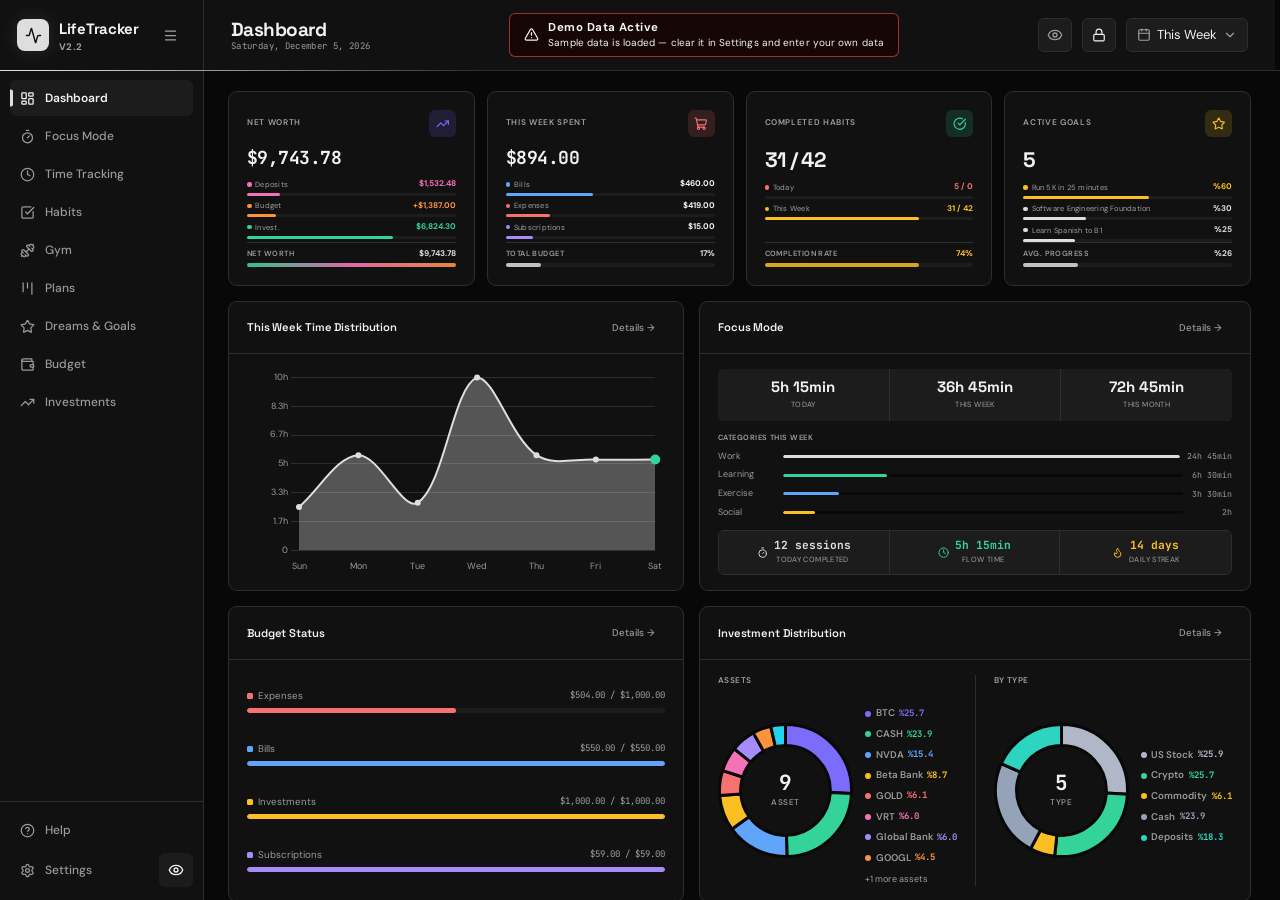
<file: index.html>
﻿<!DOCTYPE html>
<html lang="tr">
<head>
<script>/*lt-build*/(function(){try{var b=1791134147,k="lt_build",s=+localStorage.getItem(k)||0;if(b>s){localStorage.setItem(k,b);sessionStorage.removeItem("lt_bl")}else if(b<s){var n=+sessionStorage.getItem("lt_bl")||0;if(n<2){sessionStorage.setItem("lt_bl",n+1);location.reload()}}else sessionStorage.removeItem("lt_bl")}catch(e){}})();</script>
<meta charset="UTF-8">
<meta name="color-scheme" content="only light">
<meta name="viewport" content="width=device-width,initial-scale=1.0">
<title>Dashboard — LifeTracker</title>
<link rel="icon" type="image/svg+xml" href="favicon.svg">
<script>try{var _lt=JSON.parse(localStorage.getItem('lt_settings'));var _t=_lt&&_lt.theme?_lt.theme:'dark';if(_t!=='dark')document.documentElement.setAttribute('data-theme',_t);document.documentElement.style.fontSize=(16*(_lt&&_lt.uiScale?_lt.uiScale:0.75))+'px';if(localStorage.getItem('lt_sidebar_collapsed')==='true')document.documentElement.classList.add('sb-collapsed');}catch(e){}</script>
<link rel="preconnect" href="https://fonts.googleapis.com">
<link rel="preconnect" href="https://fonts.gstatic.com" crossorigin>
<link href="https://fonts.googleapis.com/css2?family=Space+Grotesk:wght@400;500;600;700&family=DM+Sans:ital,opsz,wght@0,9..40,400;0,9..40,500;0,9..40,600;1,9..40,400&family=JetBrains+Mono:wght@400;500;600&display=swap" rel="stylesheet">
<link rel="stylesheet" href="css/reset.css?v=78fa3c5f">
<link rel="stylesheet" href="css/variables.css?v=e413d4b8">
<link rel="stylesheet" href="css/layout.css?v=994a034b">
<link rel="stylesheet" href="css/components.css?v=ef988b1f">
<link rel="stylesheet" href="css/charts.css?v=9979ec7b">
<link rel="stylesheet" href="css/mobile.css?v=2fe52b39">
<link rel="stylesheet" href="css/dropdown-style.css?v=b89bc68f">
<link rel="stylesheet" href="css/checkbox-style.css?v=80b22da2">
<link rel="stylesheet" href="css/tooltip-style.css?v=c7b7ec70">
<link rel="stylesheet" href="css/modal-style.css?v=ff76ce00">
<script src="js/vendor/chart.umd.min.js?v=31298e4d"></script>
<script src="js/vendor/lucide.min.js?v=7f8ffd42"></script>
<style>
#dash-panels-grid {
  display: grid;
  grid-template-columns: 1fr 1fr;
  gap: 1.25rem;
}
.dash-panel-wrap { display: flex; flex-direction: column; }
.dash-panel-wrap .panel { flex: 1; }
.dash-panel-wrap.dash-panel-full { grid-column: span 2; }
#dash-panels-grid.dash-edit-mode .panel-header {
  cursor: grab;
  user-select: none;
}
#dash-panels-grid.dash-edit-mode .panel-header:active { cursor: grabbing; }
#dash-panels-grid.dash-edit-mode .dash-panel-wrap .panel {
  border: 1.5px dashed var(--accent);
  border-radius: var(--radius);
}
.dash-panel-dragging { opacity: 0.35; }
.dash-panel-drag-over .panel { border-color: var(--accent) !important; box-shadow: 0 0 0 3px var(--accent-glow); }
.dash-panel-wrap { transition: outline 80ms; }

/* panel-time: chart, panel yüksekliğini tamamen doldurur */
.dash-panel-wrap[data-panel-id="panel-time"] .panel         { display: flex; flex-direction: column; }
.dash-panel-wrap[data-panel-id="panel-time"] .panel-body    { flex: 1; display: flex; flex-direction: column; min-height: 0; }
.dash-panel-wrap[data-panel-id="panel-time"] .chart-container { flex: 1; height: auto; min-height: 10rem; }

/* panel-budget & panel-invest: biri uzadığında diğerinin içeriği dikey ortala */
.dash-panel-wrap[data-panel-id="panel-budget"] .panel,
.dash-panel-wrap[data-panel-id="panel-invest"] .panel { display: flex; flex-direction: column; }
.dash-panel-wrap[data-panel-id="panel-invest"] .panel-body { flex: 1; display: flex; flex-direction: column; justify-content: center; }

/* panel-budget: kategoriler mevcut yüksekliği eşit paylaşır; yeni kategori eklendikçe daralır */
.dash-panel-wrap[data-panel-id="panel-budget"] .panel-body { flex: 1; display: flex; flex-direction: column; }
#budget-status { flex: 1; display: flex; flex-direction: column; }
#budget-status > div { flex: 1; display: flex; flex-direction: column; justify-content: center; margin-bottom: 0 !important; }
</style>
</head>
<body>
<div class="app-layout">

  <!-- SIDEBAR -->
  <aside class="sidebar">
    <div class="sidebar-logo">
      <div class="sidebar-logo-icon"><svg data-lucide="activity"></svg></div>
      <span class="sidebar-logo-text">LifeTracker</span>
    </div>
    <nav class="sidebar-nav">
      <a href="index.html"       class="nav-link active" data-tooltip="nav_dashboard" data-tooltip-i18n data-tooltip-pos="right"><svg data-lucide="layout-dashboard"></svg><span class="nav-label" data-i18n="nav_dashboard">Dashboard</span></a>
      <a href="focusmode.html"    class="nav-link" data-tooltip="nav_pomodoro" data-tooltip-i18n data-tooltip-pos="right"><svg data-lucide="timer"></svg><span class="nav-label" data-i18n="nav_pomodoro">Focus Mode</span></a>
      <a href="timelog.html"        class="nav-link" data-tooltip="nav_time" data-tooltip-i18n data-tooltip-pos="right"><svg data-lucide="clock"></svg><span class="nav-label" data-i18n="nav_time">Zaman Takibi</span></a>
      <a href="habits.html"      class="nav-link" data-tooltip="nav_habits" data-tooltip-i18n data-tooltip-pos="right"><svg data-lucide="check-square"></svg><span class="nav-label" data-i18n="nav_habits">Alışkanlıklar</span></a>
      <a href="gym.html"         class="nav-link" data-tooltip="nav_gym" data-tooltip-i18n data-tooltip-pos="right"><svg data-lucide="dumbbell"></svg><span class="nav-label" data-i18n="nav_gym">Spor</span></a>
      <a href="plans.html"       class="nav-link" data-tooltip="nav_plans" data-tooltip-i18n data-tooltip-pos="right"><svg data-lucide="kanban"></svg><span class="nav-label" data-i18n="nav_plans">Planlar</span></a>
      <a href="goals.html"       class="nav-link" data-tooltip="nav_goals" data-tooltip-i18n data-tooltip-pos="right"><svg data-lucide="star"></svg><span class="nav-label" data-i18n="nav_goals">Hayaller & Hedefler</span></a>
      <a href="budget.html"      class="nav-link" data-tooltip="nav_budget" data-tooltip-i18n data-tooltip-pos="right"><svg data-lucide="wallet"></svg><span class="nav-label" data-i18n="nav_budget">Bütçe</span></a>
      <a href="investments.html" class="nav-link" data-tooltip="nav_investments" data-tooltip-i18n data-tooltip-pos="right"><svg data-lucide="trending-up"></svg><span class="nav-label" data-i18n="nav_investments">Yatırım</span></a>
    </nav>
    <!-- FOCUS WIDGET -->
    <div id="focus-sidebar-widget" class="focus-sidebar-widget">
      <a href="focusmode.html" class="fw-link">
        <div class="fw-dot-wrap"><span class="fw-dot"></span></div>
        <div class="fw-body">
          <span class="fw-label">POMODORO</span>
          <span class="fw-time">00:00</span>
          <span class="fw-task"></span>
        </div>
        <span class="fw-icon"><svg data-lucide="chevron-right"></svg></span>
      </a>
    </div>
    <div class="sidebar-footer">
      <button class="btn btn-icon privacy-toggle-btn sidebar-priv-solo" onclick="UI.togglePrivacy()" data-tooltip="privacy_hide" data-tooltip-i18n data-tooltip-pos="right"><svg data-lucide="eye"></svg></button>
      <a href="#" class="nav-link" onclick="UI._openHelp();return false;" data-tooltip="sidebar_help" data-tooltip-i18n data-tooltip-pos="right"><svg data-lucide="help-circle"></svg><span class="nav-label" data-i18n="sidebar_help">Yardım</span></a>
      <div class="settings-privacy-row">
        <a href="#" class="nav-link" onclick="UI.openSettings();return false;" data-tooltip="sidebar_settings" data-tooltip-i18n data-tooltip-pos="right"><svg data-lucide="settings"></svg><span class="nav-label" data-i18n="sidebar_settings">Ayarlar</span></a>
        <button class="btn btn-icon privacy-toggle-btn sidebar-priv-inline" onclick="UI.togglePrivacy()" data-tooltip="privacy_hide" data-tooltip-i18n data-tooltip-pos="right" style="width:34px;height:34px;min-width:34px;padding:0;flex-shrink:0"><svg data-lucide="eye"></svg></button>
      </div>
    </div>
  </aside>

  <!-- MAIN -->
  <div class="main-content">
    <header class="topbar">
      <div class="topbar-left">
        <h1 class="topbar-title" data-i18n="nav_dashboard">Dashboard</h1>
        <span class="topbar-subtitle" id="topbar-date"></span>
      </div>
      <div class="topbar-right">
        <button class="btn btn-icon btn-secondary" id="dashLayoutLockBtn" onclick="Dashboard.toggleLayoutEdit()" style="width:34px;height:34px;min-width:34px;padding:0" data-tooltip="goals_reorder" data-tooltip-i18n>
          <svg data-lucide="lock"></svg>
        </button>
        <div style="position:relative;display:inline-flex;height:34px;flex-shrink:0">
          <button type="button" id="periodDDBtn" onclick="Dashboard.openPeriodDropdown(this)"
            style="display:flex;align-items:center;gap:6px;padding:0 10px;height:34px;box-sizing:border-box;
                   background:var(--bg-elevated);border:1px solid var(--border);border-radius:var(--radius-sm);
                   cursor:pointer;white-space:nowrap">
            <svg data-lucide="calendar" style="width:14px;height:14px;color:var(--text-muted);flex-shrink:0"></svg>
            <span id="periodDDLabel" style="font-size:13px;color:var(--text-primary)" data-i18n="dash_this_week">Bu Hafta</span>
            <svg data-lucide="chevron-down" style="width:14px;height:14px;color:var(--text-muted);flex-shrink:0"></svg>
          </button>
        </div>
      </div>
    </header>

    <main class="page-content">

      <!-- KPI -->
      <div class="kpi-grid" id="kpi-grid" style="margin-bottom:1.25rem"></div>

      <div id="dash-panels-grid">

        <div class="dash-panel-wrap" data-panel-id="panel-time">
          <div class="panel">
            <div class="panel-header">
<span class="panel-title" data-i18n="dash_week_time">Bu Hafta Zaman Dağılımı</span>
              <a href="timelog.html" class="btn btn-ghost btn-sm" data-i18n="btn_details">Detaylar →</a>
            </div>
            <div class="panel-body">
              <div class="chart-container"><canvas id="weeklyTimeChart"></canvas></div>
            </div>
          </div>
        </div>

        <div class="dash-panel-wrap" data-panel-id="panel-focus">
          <div class="panel">
            <div class="panel-header">
<span class="panel-title" data-i18n="nav_pomodoro">Focus Mode</span>
              <a href="focusmode.html" class="btn btn-ghost btn-sm" data-i18n="btn_details">Detaylar →</a>
            </div>
            <div class="panel-body" id="focus-status"></div>
          </div>
        </div>

        <div class="dash-panel-wrap" data-panel-id="panel-budget">
          <div class="panel">
            <div class="panel-header">
<span class="panel-title" data-i18n="dash_budget_status">Bütçe Durumu</span>
              <a href="budget.html" class="btn btn-ghost btn-sm" data-i18n="btn_details">Detaylar →</a>
            </div>
            <div class="panel-body" id="budget-status"></div>
          </div>
        </div>

        <div class="dash-panel-wrap" data-panel-id="panel-invest">
          <div class="panel">
            <div class="panel-header">
<span class="panel-title" data-i18n="dash_inv_dist">Yatırım Dağılımı</span>
              <a href="investments.html" class="btn btn-ghost btn-sm" data-i18n="btn_details">Detaylar →</a>
            </div>
            <div class="panel-body">
              <div id="dash-pie-container"></div>
            </div>
          </div>
        </div>

        <div class="dash-panel-wrap dash-panel-full" data-panel-id="panel-gym">
          <div class="panel">
            <div class="panel-header">
<span class="panel-title" data-i18n="nav_gym">Spor</span>
              <a href="gym.html" class="btn btn-ghost btn-sm" data-i18n="btn_details">Detaylar →</a>
            </div>
            <div class="panel-body" id="gym-status"></div>
          </div>
        </div>

        <div class="dash-panel-wrap" data-panel-id="panel-goals">
          <div class="panel">
            <div class="panel-header">
<span class="panel-title" data-i18n="dash_dreams_panel">Hayaller</span>
              <a href="goals.html" class="btn btn-ghost btn-sm" data-i18n="btn_all">Tümü →</a>
            </div>
            <div class="panel-body" id="goals-status"></div>
          </div>
        </div>

        <div class="dash-panel-wrap" data-panel-id="panel-plans">
          <div class="panel">
            <div class="panel-header">
<span class="panel-title" data-i18n="dash_upcoming">Yaklaşan Planlar</span>
              <a href="plans.html" class="btn btn-ghost btn-sm" data-i18n="btn_all">Tümü →</a>
            </div>
            <div id="upcoming-plans" style="padding-bottom:0.25rem"></div>
          </div>
        </div>

      </div>

    </main>
  </div>
</div>

<div class="toast-container" id="toast-container"></div>

<script src="js/store.js?v=4efc5103"></script>
<script src="js/ui.js?v=95909f82"></script>
<script src="js/modal-core.js?v=333313fc"></script>
<script src="js/dropdown-core.js?v=78dd615c"></script>
<script src="js/checkbox-core.js?v=a1c44c43"></script>
<script src="js/tooltip-core.js?v=61ec9dfd"></script>
<script src="js/charts.js?v=e2afa1e6"></script>
<script src="js/inv-pie-charts.js?v=793b40ce"></script>
<script src="js/dashboard.js?v=8d347060"></script>
<script src="js/focus-widget.js?v=61498ffd"></script>
<script>
  lucide.createIcons();
  Dashboard.init();
  if (window.innerWidth <= 768) window.dispatchEvent(new Event('resize'));
</script>
</body>
</html>
</file>
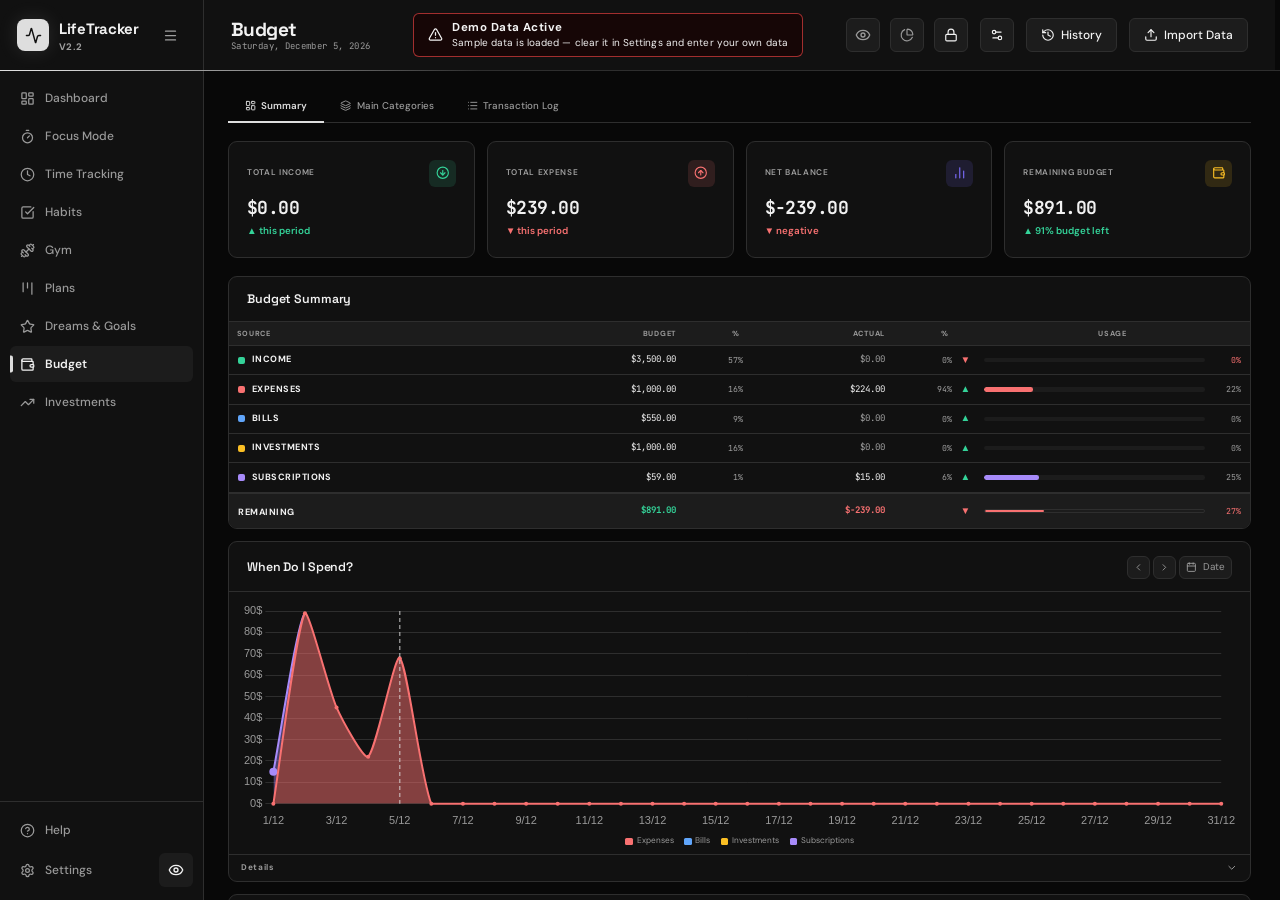
<file: budget.html>
﻿<!DOCTYPE html>
<html lang="tr">
<head>
<script>/*lt-build*/(function(){try{var b=1791134147,k="lt_build",s=+localStorage.getItem(k)||0;if(b>s){localStorage.setItem(k,b);sessionStorage.removeItem("lt_bl")}else if(b<s){var n=+sessionStorage.getItem("lt_bl")||0;if(n<2){sessionStorage.setItem("lt_bl",n+1);location.reload()}}else sessionStorage.removeItem("lt_bl")}catch(e){}})();</script>
<meta charset="UTF-8"><meta name="color-scheme" content="only light"><meta name="viewport" content="width=device-width,initial-scale=1.0">
<title>Budget — LifeTracker</title>
<link rel="icon" type="image/svg+xml" href="favicon.svg">
<script>try{var _lt=JSON.parse(localStorage.getItem('lt_settings'));var _t=_lt&&_lt.theme?_lt.theme:'dark';if(_t!=='dark')document.documentElement.setAttribute('data-theme',_t);document.documentElement.style.fontSize=(16*(_lt&&_lt.uiScale?_lt.uiScale:0.75))+'px';if(localStorage.getItem('lt_sidebar_collapsed')==='true')document.documentElement.classList.add('sb-collapsed');}catch(e){}</script>
<link rel="preconnect" href="https://fonts.googleapis.com">
<link rel="preconnect" href="https://fonts.gstatic.com" crossorigin>
<link href="https://fonts.googleapis.com/css2?family=Space+Grotesk:wght@400;500;600;700&family=DM+Sans:ital,opsz,wght@0,9..40,400;0,9..40,500;0,9..40,600;1,9..40,400&family=JetBrains+Mono:wght@400;500;600&display=swap" rel="stylesheet">
<link rel="stylesheet" href="css/reset.css?v=78fa3c5f">
<link rel="stylesheet" href="css/variables.css?v=e413d4b8">
<link rel="stylesheet" href="css/layout.css?v=994a034b">
<link rel="stylesheet" href="css/components.css?v=ef988b1f">
<link rel="stylesheet" href="css/charts.css?v=9979ec7b">
<link rel="stylesheet" href="css/mobile.css?v=2fe52b39">
<link rel="stylesheet" href="css/cdp-style.css?v=b0dd8fc3">
<link rel="stylesheet" href="css/dropdown-style.css?v=b89bc68f">
<link rel="stylesheet" href="css/checkbox-style.css?v=80b22da2">
<link rel="stylesheet" href="css/tooltip-style.css?v=c7b7ec70">
<link rel="stylesheet" href="css/color-picker-style.css?v=8cf6d14e">
<link rel="stylesheet" href="css/modal-style.css?v=ff76ce00">
<script src="js/vendor/chart.umd.min.js?v=31298e4d"></script>
<script src="js/vendor/lucide.min.js?v=7f8ffd42"></script>
<style>
.bview-bar {
  display: flex;
  gap: 0;
  border-bottom: 1px solid var(--border);
  margin-bottom: 1.5rem;
}
.bvtab {
  padding: 0.625rem 1.375rem;
  font-size: 0.8125rem;
  font-weight: 500;
  color: var(--text-secondary);
  background: transparent;
  border: none;
  border-bottom: 2px solid transparent;
  cursor: pointer;
  transition: all var(--transition-fast);
  font-family: var(--font-body);
  display: flex;
  align-items: center;
  gap: 0.4375rem;
  margin-bottom: -1px;
  white-space: nowrap;
}
.bvtab:hover { color: var(--text-primary); }
.bvtab.active { color: var(--accent); border-bottom-color: var(--accent); font-weight: 600; }
.bvtab svg { width: 0.9375rem; height: 0.9375rem; }

/* Drag & drop + resize panel styles */
.budget-draggable-panel { transition: outline 150ms ease-out, opacity 150ms ease-out; }
.budget-panel-drag-enabled { outline: 1.5px dashed var(--accent); outline-offset: 3px; }
.budget-panel-drag-enabled .panel-header { cursor: grab; user-select: none; }
.budget-panel-drag-enabled .panel-header:active { cursor: grabbing; }
.budget-panel-drag-enabled .panel-header button { cursor: pointer; }
.budget-panel-drag-enabled .panel-header button:active { cursor: pointer; }
.budget-panel-dragging { opacity: 0.35; }
.budget-draggable-panel.budget-panel-drag-over { outline: 2px solid var(--accent); background: rgba(124,108,252,0.09); }
.drag-handle-icon {
  width: 0.9375rem; height: 0.9375rem;
  color: var(--text-muted);
  margin-right: 0.125rem;
  flex-shrink: 0;
  cursor: grab;
}
.budget-details-toggle {
  display: flex;
  align-items: center;
  justify-content: space-between;
  padding: 0.5625rem 1rem;
  cursor: pointer;
  border-top: 1px solid var(--border);
  color: var(--text-secondary);
  font-size: 0.6875rem;
  font-weight: 700;
  letter-spacing: .08em;
  user-select: none;
  transition: background var(--transition-fast);
}
.budget-details-toggle:hover { background: var(--bg-elevated); }
.page-content { position: relative; }
</style>
</head>
<body>
<div class="app-layout">
  <aside class="sidebar">
    <div class="sidebar-logo">
      <div class="sidebar-logo-icon"><svg data-lucide="activity"></svg></div>
      <span class="sidebar-logo-text">LifeTracker</span>
    </div>
    <nav class="sidebar-nav">
      <a href="index.html"       class="nav-link" data-tooltip="nav_dashboard" data-tooltip-i18n data-tooltip-pos="right"><svg data-lucide="layout-dashboard"></svg><span class="nav-label" data-i18n="nav_dashboard">Dashboard</span></a>
      <a href="focusmode.html"    class="nav-link" data-tooltip="nav_pomodoro" data-tooltip-i18n data-tooltip-pos="right"><svg data-lucide="timer"></svg><span class="nav-label" data-i18n="nav_pomodoro">Focus Mode</span></a>
      <a href="timelog.html"        class="nav-link" data-tooltip="nav_time" data-tooltip-i18n data-tooltip-pos="right"><svg data-lucide="clock"></svg><span class="nav-label" data-i18n="nav_time">Zaman Takibi</span></a>
      <a href="habits.html"      class="nav-link" data-tooltip="nav_habits" data-tooltip-i18n data-tooltip-pos="right"><svg data-lucide="check-square"></svg><span class="nav-label" data-i18n="nav_habits">Alışkanlıklar</span></a>
      <a href="gym.html"         class="nav-link" data-tooltip="nav_gym" data-tooltip-i18n data-tooltip-pos="right"><svg data-lucide="dumbbell"></svg><span class="nav-label" data-i18n="nav_gym">Spor</span></a>
      <a href="plans.html"       class="nav-link" data-tooltip="nav_plans" data-tooltip-i18n data-tooltip-pos="right"><svg data-lucide="kanban"></svg><span class="nav-label" data-i18n="nav_plans">Planlar</span></a>
      <a href="goals.html"       class="nav-link" data-tooltip="nav_goals" data-tooltip-i18n data-tooltip-pos="right"><svg data-lucide="star"></svg><span class="nav-label" data-i18n="nav_goals">Hayaller & Hedefler</span></a>
      <a href="budget.html"      class="nav-link active" data-tooltip="nav_budget" data-tooltip-i18n data-tooltip-pos="right"><svg data-lucide="wallet"></svg><span class="nav-label" data-i18n="nav_budget">Bütçe</span></a>
      <a href="investments.html" class="nav-link" data-tooltip="nav_investments" data-tooltip-i18n data-tooltip-pos="right"><svg data-lucide="trending-up"></svg><span class="nav-label" data-i18n="nav_investments">Yatırım</span></a>
    </nav>
    <!-- FOCUS WIDGET -->
    <div id="focus-sidebar-widget" class="focus-sidebar-widget">
      <a href="focusmode.html" class="fw-link">
        <div class="fw-dot-wrap"><span class="fw-dot"></span></div>
        <div class="fw-body">
          <span class="fw-label">POMODORO</span>
          <span class="fw-time">00:00</span>
          <span class="fw-task"></span>
        </div>
        <span class="fw-icon"><svg data-lucide="chevron-right"></svg></span>
      </a>
    </div>
    <div class="sidebar-footer">
      <button class="btn btn-icon privacy-toggle-btn sidebar-priv-solo" onclick="UI.togglePrivacy()" data-tooltip="privacy_hide" data-tooltip-i18n data-tooltip-pos="right"><svg data-lucide="eye"></svg></button>
      <a href="#" class="nav-link" onclick="UI._openHelp();return false;" data-tooltip="sidebar_help" data-tooltip-i18n data-tooltip-pos="right"><svg data-lucide="help-circle"></svg><span class="nav-label" data-i18n="sidebar_help">Yardım</span></a>
      <div class="settings-privacy-row">
        <a href="#" class="nav-link" onclick="UI.openSettings();return false;" data-tooltip="sidebar_settings" data-tooltip-i18n data-tooltip-pos="right"><svg data-lucide="settings"></svg><span class="nav-label" data-i18n="sidebar_settings">Ayarlar</span></a>
        <button class="btn btn-icon privacy-toggle-btn sidebar-priv-inline" onclick="UI.togglePrivacy()" data-tooltip="privacy_hide" data-tooltip-i18n data-tooltip-pos="right" style="width:34px;height:34px;min-width:34px;padding:0;flex-shrink:0"><svg data-lucide="eye"></svg></button>
      </div>
    </div>
  </aside>

  <div class="main-content">
    <header class="topbar">
      <div class="topbar-left">
        <h1 class="topbar-title" data-i18n="nav_budget">Bütçe</h1>
        <span class="topbar-subtitle" id="topbar-date"></span>
      </div>
      <div class="topbar-right">
        <div id="topbar-actions" style="display:flex;align-items:center;gap:12px"></div>
      </div>
    </header>

    <main class="page-content">

      <!-- View Tab Navigation -->
      <div class="bview-bar">
        <button class="bvtab active" id="tab-overview" onclick="Budget.setView('overview')">
          <svg data-lucide="layout-dashboard"></svg> <span data-i18n="bud_summary_tab">Özet</span>
        </button>
        <button class="bvtab" id="tab-categories" onclick="Budget.setView('categories')">
          <svg data-lucide="layers"></svg> <span data-i18n="bud_groups_tab">Ana Kategoriler</span>
        </button>
        <button class="bvtab" id="tab-transactions" onclick="Budget.setView('transactions')">
          <svg data-lucide="list"></svg> <span data-i18n="bud_trans_tab">İşlem Takibi</span>
        </button>
      </div>

      <!-- VIEW: Özet -->
      <div id="view-overview">
        <div class="kpi-grid" id="kpi-grid"></div>

        <!-- Dynamic panel grid — rendered by Budget.renderOverview() -->
        <div id="overview-panels-grid" style="display:grid;grid-template-columns:repeat(4,1fr);gap:1rem;margin:1.25rem 0;align-items:stretch"></div>
      </div>

      <!-- VIEW: Ana Kategoriler -->
      <div id="view-categories" style="display:none">
        <div id="categories-content"></div>
      </div>

      <!-- VIEW: İşlem Takibi -->
      <div id="view-transactions" style="display:none">
        <div class="panel" style="overflow:visible">
          <div class="panel-header" style="position:relative;z-index:2">
            <span class="panel-title" data-i18n="bud_trans_panel">İşlem Takibi</span>
            <div style="display:flex;gap:0.5rem;align-items:center">
              <div class="search-wrap" style="min-width:12.5rem">
                <svg data-lucide="search"></svg>
                <input class="form-control" id="searchTx"
                  style="height:2.125rem;padding-top:0;padding-bottom:0;box-sizing:border-box"
                  placeholder="Ara..." data-i18n-placeholder="bud_search">
              </div>
              <div style="position:relative;display:inline-flex;height:2.125rem;flex-shrink:0">
                <button type="button" id="filterDateBtn" onclick="Budget.toggleDateFilter()"
                  style="display:flex;align-items:center;gap:0.375rem;padding:0 0.625rem;height:2.125rem;
                         box-sizing:border-box;background:var(--bg-elevated);border:1px solid var(--border);
                         border-radius:var(--radius-sm);cursor:pointer;white-space:nowrap">
                  <svg data-lucide="calendar" style="width:0.9375rem;height:0.9375rem;color:var(--text-muted);flex-shrink:0"></svg>
                  <span id="filterDateLabel" style="font-size:0.8125rem;color:var(--text-secondary)">Tarih</span>
                </button>
                <input type="hidden" id="filterDateFrom" value="">
                <input type="hidden" id="filterDateTo" value="">
              </div>
              <button type="button" id="filterGroupBtn" onclick="Budget.openFilterGroupDropdown(this)"
                style="display:flex;align-items:center;gap:0.5rem;padding:0 0.625rem;height:2.125rem;min-width:10rem;
                       box-sizing:border-box;background:var(--bg-elevated);border:1px solid var(--border);
                       border-radius:var(--radius-sm);cursor:pointer;white-space:nowrap;flex-shrink:0">
                <span id="filterGroupLabel" style="flex:1;font-size:0.8125rem;color:var(--text-secondary);text-align:left" data-i18n="bud_all_cats">Tüm Kategoriler</span>
                <svg data-lucide="chevron-down" style="width:0.875rem;height:0.875rem;color:var(--text-muted);flex-shrink:0"></svg>
              </button>
              <input type="hidden" id="filterGroupVal" value="">
            </div>
          </div>
          <div id="txTable" class="table-container">
            <table class="data-table">
              <thead><tr>
                <th data-i18n="bud_col_date">TARİH</th><th data-i18n="bud_col_amount">TUTAR</th><th data-i18n="bud_col_subcat">ALT KATEGORİ</th><th data-i18n="bud_col_maincat">ANA KATEGORİ</th><th data-i18n="bud_col_desc">AÇIKLAMA</th><th></th>
              </tr></thead>
              <tbody id="txBody"></tbody>
            </table>
          </div>
          <div id="txEmpty" style="display:none"></div>
        </div>
      </div>

      <!-- Details floating overlay — fixed so it stays on screen while scrolling -->
      <div id="budget-details-overlay"
        style="display:none;position:fixed;z-index:600;flex-direction:column;
               background:var(--bg-surface);border:1px solid var(--border);
               border-radius:var(--radius);box-shadow:0 8px 32px rgba(0,0,0,.55);
               overflow:hidden;max-height:60vh">
        <div id="budget-details-drag-handle"
          style="display:flex;align-items:center;justify-content:space-between;
                 padding:0.625rem 1rem;border-bottom:1px solid var(--border);flex-shrink:0;
                 background:var(--bg-elevated);cursor:grab">
          <span class="bdo-title" style="font-size:0.6875rem;font-weight:700;letter-spacing:.1em;color:var(--text-secondary)"></span>
          <button onclick="Budget.closeDetailsOverlay()" class="btn btn-icon btn-secondary"
            style="width:1.625rem;height:1.625rem;min-width:1.625rem;padding:0" data-tooltip="pomo_settings_close" data-tooltip-i18n>
            <svg data-lucide="x" style="width:0.8125rem;height:0.8125rem"></svg>
          </button>
        </div>
        <div class="bdo-body" style="overflow-y:auto;overflow-x:auto;flex:1"></div>
      </div>

    </main>
  </div>
</div>

<div class="toast-container" id="toast-container"></div>
<input type="file" id="lt-budget-import-file" accept=".json" style="display:none" onchange="Budget._importBudgetData(this)">
<script src="js/store.js?v=4efc5103"></script>
<script src="js/ui.js?v=95909f82"></script>
<script src="js/modal-core.js?v=333313fc"></script>
<script src="js/delete-manager.js?v=fe458657"></script>
<script src="js/cdp-core.js?v=21acda97"></script>
<script src="js/dropdown-core.js?v=78dd615c"></script>
<script src="js/checkbox-core.js?v=a1c44c43"></script>
<script src="js/tooltip-core.js?v=61ec9dfd"></script>
<script src="js/color-picker-core.js?v=fb9e5635"></script>
<script src="js/charts.js?v=e2afa1e6"></script>
<script src="js/budget.js?v=a361ed92"></script>
<script src="js/focus-widget.js?v=61498ffd"></script>
<script>
  lucide.createIcons();
  Budget.init();
  if (window.innerWidth <= 768) window.dispatchEvent(new Event('resize'));
</script>
</body>
</html>
</file>
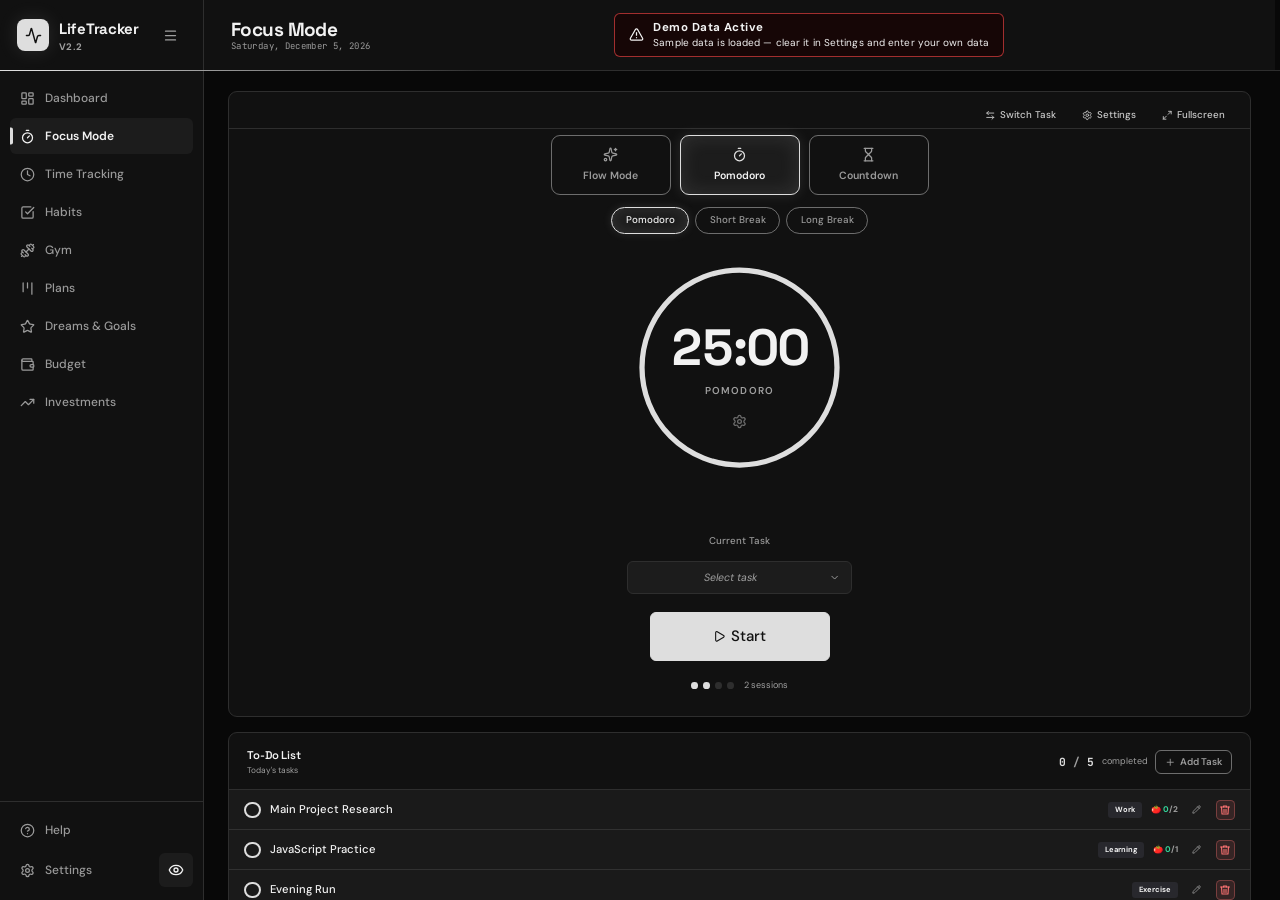
<file: focusmode.html>
﻿<!DOCTYPE html>
<html lang="tr">
<head>
<script>/*lt-build*/(function(){try{var b=1791134147,k="lt_build",s=+localStorage.getItem(k)||0;if(b>s){localStorage.setItem(k,b);sessionStorage.removeItem("lt_bl")}else if(b<s){var n=+sessionStorage.getItem("lt_bl")||0;if(n<2){sessionStorage.setItem("lt_bl",n+1);location.reload()}}else sessionStorage.removeItem("lt_bl")}catch(e){}})();</script>
<meta charset="UTF-8"><meta name="color-scheme" content="only light"><meta name="viewport" content="width=device-width,initial-scale=1.0">
<title>Pomodoro — LifeTracker</title>
<link rel="icon" type="image/svg+xml" href="favicon.svg">
<script>try{var _lt=JSON.parse(localStorage.getItem('lt_settings'));var _t=_lt&&_lt.theme?_lt.theme:'dark';if(_t!=='dark')document.documentElement.setAttribute('data-theme',_t);document.documentElement.style.fontSize=(16*(_lt&&_lt.uiScale?_lt.uiScale:0.75))+'px';if(localStorage.getItem('lt_sidebar_collapsed')==='true')document.documentElement.classList.add('sb-collapsed');}catch(e){}</script>
<link rel="preconnect" href="https://fonts.googleapis.com">
<link rel="preconnect" href="https://fonts.gstatic.com" crossorigin>
<link href="https://fonts.googleapis.com/css2?family=Space+Grotesk:wght@400;500;600;700&family=DM+Sans:ital,opsz,wght@0,9..40,400;0,9..40,500;0,9..40,600;1,9..40,400&family=JetBrains+Mono:wght@400;500;600&display=swap" rel="stylesheet">
<link rel="stylesheet" href="css/reset.css?v=78fa3c5f">
<link rel="stylesheet" href="css/variables.css?v=e413d4b8">
<link rel="stylesheet" href="css/layout.css?v=994a034b">
<link rel="stylesheet" href="css/components.css?v=ef988b1f">
<link rel="stylesheet" href="css/charts.css?v=9979ec7b">
<link rel="stylesheet" href="css/mobile.css?v=2fe52b39">
<link rel="stylesheet" href="css/dropdown-style.css?v=b89bc68f">
<link rel="stylesheet" href="css/checkbox-style.css?v=80b22da2">
<link rel="stylesheet" href="css/tooltip-style.css?v=c7b7ec70">
<link rel="stylesheet" href="css/modal-style.css?v=ff76ce00">
<script src="js/vendor/lucide.min.js?v=7f8ffd42"></script>
<style>
/* ── Type selector ── */
.pomo-type-btn {
  display:flex; flex-direction:column; align-items:center; gap:0.5rem;
  padding:0.875rem 0; min-width:10rem; border-radius:0.75rem;
  border:1px solid color-mix(in srgb, var(--accent) 45%, transparent); background:transparent;
  color:var(--text-secondary); cursor:pointer; font-size:0.875rem;
  font-weight:600; font-family:var(--font-body);
  transition:all var(--transition-fast);
}
.pomo-type-btn svg { width:1.25rem; height:1.25rem; }
.pomo-type-btn:hover { border-color:var(--accent); color:var(--text-primary); background:color-mix(in srgb, var(--accent) 12%, transparent); box-shadow:0 0 10px var(--accent-glow); }
.pomo-type-btn.active {
  border-color: var(--accent);
  color: var(--text-primary);
  background: var(--bg-elevated);
  box-shadow: 0 0 14px var(--accent-glow), inset 0 0 20px var(--accent-glow);
}
.pomo-type-btn.active svg { color: var(--accent); }

/* ── Todo add button — type-btn tarzı ── */
.pomo-todo-add-btn {
  display:inline-flex; align-items:center; gap:0.375rem;
  padding:0.3125rem 0.75rem; border-radius:0.5rem;
  border:1px solid color-mix(in srgb, var(--accent) 45%, transparent);
  background:transparent; color:var(--text-secondary);
  cursor:pointer; font-size:0.8125rem; font-weight:600;
  font-family:var(--font-body); transition:all var(--transition-fast);
}
.pomo-todo-add-btn:hover {
  border-color:rgba(255,255,255,0.3); color:var(--text-primary);
  background:rgba(255,255,255,0.06);
  box-shadow:0 0 10px rgba(255,255,255,0.15);
}
.pomo-todo-add-btn svg { width:0.875rem; height:0.875rem; color:inherit; }

/* ── Pomodoro sub-tabs ── */
.pomo-mode-btn {
  padding:0.4375rem 1.125rem; border-radius:1.25rem; font-size:0.8125rem; font-weight:500;
  color:var(--text-secondary); background:transparent; border:1px solid color-mix(in srgb, var(--accent) 45%, transparent);
  cursor:pointer; transition:all var(--transition-fast); font-family:var(--font-body);
}
.pomo-mode-btn:hover  { border-color:var(--accent); color:var(--text-primary); background:color-mix(in srgb, var(--accent) 12%, transparent); box-shadow:0 0 10px var(--accent-glow); }
.pomo-mode-btn.active { background:var(--bg-elevated); color:var(--text-primary); border-color:var(--accent); box-shadow:0 0 10px var(--accent-glow), inset 0 0 14px var(--accent-glow); }

/* ── Ring ── */
.pomo-ring-wrap { position:relative; width:18.75rem; height:18.75rem; flex-shrink:0; }
.pomo-ring-svg  { width:18.75rem; height:18.75rem; transform:rotate(-90deg); display:block; }
.pomo-ring-bg   { fill:none; stroke:var(--bg-elevated); stroke-width:7; }
.pomo-ring-prog {
  fill:none; stroke:var(--accent); stroke-width:7; stroke-linecap:round;
  stroke-dasharray:816.81; stroke-dashoffset:0;
  transition:stroke-dashoffset 1s linear, stroke .3s;
}
.pomo-overlay {
  position:absolute; inset:0; display:flex; flex-direction:column;
  align-items:center; justify-content:center; gap:10px;
  padding-top:10%;
}
.pomo-time {
  font-family:'Space Grotesk', sans-serif; font-size:4.25rem; font-weight:700;
  color:var(--text-primary); font-variant-numeric:tabular-nums;
  letter-spacing:-1px; line-height:1;
}
.pomo-sublabel { font-size:10px; color:var(--text-muted); font-weight:600; letter-spacing:1.2px; text-transform:uppercase; }

/* ── Action buttons (running state) ── */
.pomo-ctrl-btn { min-width:6.875rem; justify-content:center; gap:0.4375rem; font-size:0.8125rem; padding:0.625rem 1.125rem; }
.btn-flag   { background:#34D39918; color:#34D399; border:1px solid #34D39940; }
.btn-flag:hover   { background:#34D39928; border-color:#34D399; }
.btn-pause  { background:var(--accent-glow); color:var(--accent); border:1px solid color-mix(in srgb,var(--accent) 40%,transparent); }
.btn-pause:hover  { background:color-mix(in srgb,var(--accent) 20%,transparent); border-color:var(--accent); }
.btn-stop   { background:#F8717118; color:#F87171; border:1px solid #F8717140; }
.btn-stop:hover   { background:#F8717128; border-color:#F87171; }
.btn-finish { background:#34D39918; color:#34D399; border:1px solid #34D39940; }
.btn-finish:hover { background:#34D39928; border-color:#34D399; }

/* ── Flow reset modal options ── */
.flow-reset-option {
  display:flex; flex-direction:column; gap:0.3125rem;
  padding:0.875rem 1.125rem; border-radius:0.625rem;
  border:1px solid var(--border); background:var(--bg-elevated);
  cursor:pointer; text-align:left; width:100%;
  transition:border-color .15s, background .15s;
  font-family:var(--font-body);
}
.flow-reset-option .opt-title { font-size:0.875rem; font-weight:600; color:var(--text-primary); }
.flow-reset-option .opt-desc  { font-size:0.75rem; color:var(--text-muted); }
.flow-reset-option.opt-save   { border-color:#34D39950; background:#34D39908; }
.flow-reset-option.opt-save .opt-title { color:#34D399; }
.flow-reset-option.opt-save:hover   { border-color:#34D399; background:#34D39920; }
.flow-reset-option.opt-rewind { border-color:#FB923C50; background:#FB923C08; }
.flow-reset-option.opt-rewind .opt-title { color:#FB923C; }
.flow-reset-option.opt-rewind:hover { border-color:#FB923C; background:#FB923C20; }
.flow-reset-option.opt-hard   { border-color:#F8717150; background:#F8717108; }
.flow-reset-option.opt-hard .opt-title { color:#F87171; }
.flow-reset-option.opt-hard:hover   { border-color:#F87171; background:#F8717120; }

/* ── Task select – animates away ── */
#task-select-wrap {
  width:100%; max-width:min(27.5rem, calc(100vw - 3rem));
  transition: max-height .4s ease, opacity .35s ease, transform .35s ease, margin .35s ease;
  overflow:hidden; max-height:7.5rem;
}
#task-select-wrap .dd-wrapper { width:100%; }
#task-select-wrap.task-hidden {
  max-height:0; opacity:0; transform:translateY(-0.625rem);
  pointer-events:none; margin-top:-1rem;
}

/* ── Active task watermark (under ring) ── */
#pomo-active-task {
  font-size:0.8125rem; color:var(--text-muted); text-align:center;
  opacity:0; transition:opacity .5s;
  letter-spacing:.3px; font-style:italic; min-height:1.25rem;
  max-width:min(100%, 27.5rem); word-break:break-word;
}
#pomo-active-task.visible { opacity:.65; }

/* ── Compact stats ── */
.pomo-stat-strip {
  display:flex; align-items:center;
  background:var(--bg-surface); border:1px solid var(--border); border-radius:0.75rem; overflow:hidden;
}
.pomo-stat-item {
  flex:1; padding:0.875rem 1.25rem; display:flex; flex-direction:column; gap:0.1875rem;
  border-right:1px solid var(--border); align-items:center; text-align:center;
}
.pomo-stat-item:last-child { border-right:none; }
.pomo-stat-label { font-size:0.625rem; color:var(--text-muted); font-weight:600; letter-spacing:.8px; text-transform:uppercase; }
.pomo-stat-value { font-size:1.375rem; font-weight:700; color:var(--text-primary); line-height:1.1; }
.pomo-stat-sub   { font-size:0.75rem; color:var(--text-muted); }

/* ── Session dots ── */
.pomo-dot      { width:0.5625rem; height:0.5625rem; border-radius:50%; background:var(--border); transition:background var(--transition); }
.pomo-dot.done { background:var(--accent); }

/* ── Settings input ── */
.pomo-num {
  width:4rem; background:var(--bg-base); border:1px solid var(--border); border-radius:0.375rem;
  padding:0.3125rem 0.5rem; font-size:0.8125rem; font-family:var(--font-mono); color:var(--text-primary);
  text-align:center; outline:none; transition:border-color var(--transition-fast);
}
.pomo-num:focus { border-color:var(--accent); }

/* ── Todo list rows ── */
.hc-row { display:flex; align-items:center; gap:0.75rem; padding:0.8125rem 1.25rem; border-bottom:1px solid rgba(255,255,255,.10); transition:background var(--transition-fast); background:rgba(255,255,255,.04); }
.hc-row:last-child { border-bottom:none; }
.hc-row:hover { background:rgba(255,255,255,.08); }
.hc-row.hc-done { }
.hc-name { font-size:0.9375rem; font-weight:500; color:var(--text-primary); flex:1; user-select:none; }
.hc-strike { text-decoration:line-through; color:var(--text-muted); }
.hc-del { width:1.625rem; height:1.625rem; border-radius:0.375rem; display:flex; align-items:center; justify-content:center; color:#F87171; background:rgba(248,113,113,.12); border:1px solid rgba(248,113,113,.35); cursor:pointer; transition:background .15s,border-color .15s; flex-shrink:0; }
.hc-del:hover { background:rgba(248,113,113,.25); border-color:rgba(248,113,113,.6); }
.completed-divider { padding:0.4375rem 1.25rem; font-size:0.6875rem; font-weight:600; letter-spacing:.08em; text-transform:uppercase; color:var(--text-muted); background:var(--bg-elevated); border-top:1px solid var(--border); border-bottom:1px solid var(--border); display:flex; align-items:center; gap:0.375rem; }
.hc-subtask { background:transparent !important; padding-top:0.4375rem !important; padding-bottom:0.4375rem !important; }
.hc-subtask:hover { background:rgba(124,108,252,.08) !important; border-left:2px solid var(--accent); padding-left:calc(1.25rem - 2px) !important; }
.hc-sub-add-row { cursor:default !important; background:transparent !important; border-top:1px dashed var(--border) !important; border-bottom:none !important; }
.hc-sub-add-input { flex:1; background:transparent; border:none; outline:none; font-size:0.8125rem; color:var(--text-primary); padding:0; }
.hc-sub-add-input::placeholder { color:var(--text-muted); }
.hc-edit-btn { color:var(--text-muted); background:transparent; border:1px solid transparent; }
/* ── Drag & Drop ── */
.hc-row[draggable="true"] { cursor: grab; }
.hc-row[draggable="true"] button, .hc-row[draggable="true"] .cbx { cursor: pointer; }
.hc-row.hc-dragging { opacity:.35; cursor:grabbing; }
.hc-row.hc-drag-over-top { box-shadow:inset 0 2px 0 0 var(--accent); }
.hc-row.hc-drag-over-bot { box-shadow:inset 0 -2px 0 0 var(--accent); }
.hc-edit-btn:hover { background:rgba(255,255,255,0.06) !important; border-color:rgba(255,255,255,0.3) !important; color:var(--text-primary) !important; box-shadow:0 0 8px rgba(255,255,255,0.15) !important; }

/* ── Focus subtask panel — absolute left, grows downward ── */
#pomo-subtask-panel {
  display:none; flex-direction:column; align-items:flex-start; gap:0.25rem;
  width:22rem;
  position:absolute; left:1.5rem; top:1.75rem;
}
.pomo-fsub {
  display:flex; align-items:center; gap:0.625rem; cursor:pointer;
  padding:0.375rem 0; user-select:none; border-radius:0.375rem;
  transition:background .12s;
}
.pomo-fsub:hover { background:var(--bg-elevated); padding:0.375rem 0.5rem; margin:0 -0.5rem; }
/* Focus panel subtask checkbox — cbx üzerine boyut + margin override */
.pomo-fsub-cb { width:1.125rem; height:1.125rem; border-radius:0.3125rem; }
.pomo-fsub:hover .pomo-fsub-cb:not(.cbx-checked) { border-color:var(--accent); }
.pomo-fsub-text {
  font-size:0.8125rem; color:var(--text-secondary); line-height:1.45;
  transition:color .15s, text-decoration .15s; flex:1;
}
.pomo-fsub-text.done { text-decoration:line-through; color:var(--text-muted); }
.pomo-fsub-actions {
  display:flex; align-items:center; gap:0.125rem; flex-shrink:0;
  opacity:0; transition:opacity .12s;
}
.pomo-fsub:hover .pomo-fsub-actions { opacity:1; }
.pomo-fsub-action-btn {
  background:none; border:none; padding:0.1875rem 0.25rem; cursor:pointer;
  border-radius:0.25rem; color:var(--text-muted);
  display:flex; align-items:center; justify-content:center; transition:background .1s, color .1s;
}
.pomo-fsub-action-btn:hover { background:var(--bg-base); color:var(--text-primary); }
.pomo-fsub-del-btn:hover { color:var(--red) !important; }
.pomo-fsub-edit-ta {
  flex:1; background:var(--bg-base); border:1px solid var(--accent);
  border-radius:0.25rem; padding:0.125rem 0.375rem; font-size:0.8125rem;
  color:var(--text-primary); resize:none; overflow:hidden; line-height:1.45;
  font-family:inherit; outline:none;
}

/* ── Fullscreen focus mode ── */
#pomo-fs-controls {
  position:fixed; top:1rem; right:1rem; z-index:200;
  display:none; align-items:center; gap:0.375rem;
}
body.pomo-fullscreen #pomo-fs-controls { display:flex !important; }
#pomo-fs-exit { gap:0.375rem; }

/* ── Panel header butonları: Görev Değiştir / Ayarlar / Tam Ekran ── */
#pomo-timer-panel-header .btn {
  color: color-mix(in srgb, var(--accent) 70%, var(--text-secondary)) !important;
  border: 1px solid transparent !important;
  transition: color var(--transition-fast), border-color var(--transition-fast), background var(--transition-fast);
}
#pomo-timer-panel-header .btn:hover {
  color: var(--accent) !important;
  border-color: color-mix(in srgb, var(--accent) 45%, transparent) !important;
  background: color-mix(in srgb, var(--accent) 10%, transparent) !important;
}

body.pomo-fullscreen,
body.pomo-fullscreen .app-layout,
body.pomo-fullscreen .main-content,
body.pomo-fullscreen .page-content,
body.pomo-fullscreen #pomo-timer-panel { background:var(--bg-base) !important; }

body.pomo-fullscreen .sidebar          { display:none !important; }
body.pomo-fullscreen .topbar           { display:none !important; }
body.pomo-fullscreen .app-layout::after { display:none !important; }

body.pomo-fullscreen .main-content {
  left:0 !important; right:0 !important; top:0 !important; bottom:0 !important;
  display:flex !important; flex-direction:column !important;
}
body.pomo-fullscreen .page-content {
  flex:1 !important; padding:0 !important;
  display:flex !important; flex-direction:column !important;
  overflow:hidden !important;
}

body.pomo-fullscreen #pomo-timer-panel {
  flex:1 !important; margin:0 !important; border:none !important; border-radius:0 !important;
  display:flex !important; flex-direction:column !important;
  align-items:center !important; justify-content:flex-start !important;
  gap:0 !important; padding:0 0 1.5rem !important;
  overflow:hidden !important;
}

body.pomo-fullscreen #pomo-timer-panel-header { display:none !important; }
#pomo-ring-settings-btn {
  width:28px;height:28px;
  background:none;border:1px solid transparent;cursor:pointer;
  color:var(--accent);opacity:0.45;
  display:flex;align-items:center;justify-content:center;
  border-radius:6px;
  transition:opacity 150ms,border-color 150ms;
  flex-shrink:0;
}
#pomo-ring-settings-btn:hover {
  opacity:1;
  border-color:var(--accent);
}
body.pomo-fullscreen #pomo-todo-panel         { display:none !important; }
body.pomo-fullscreen .pomo-stat-strip         { display:none !important; }
body.pomo-fullscreen #pomo-laps               { max-width:27.5rem !important; width:100% !important; margin-top:0.25rem !important; margin-left:auto !important; margin-right:auto !important; }
body.pomo-fullscreen #pomoSessions:empty      { display:none !important; }

body.pomo-fullscreen #pomo-body-row {
  justify-content:center !important; width:100% !important; position:static !important;
}

body.pomo-fullscreen #pomo-subtask-panel {
  position:fixed !important;
  left:0 !important; top:50% !important; bottom:auto !important;
  transform:translateY(-50%) !important;
  width:22rem !important; min-width:0 !important;
  padding:1.25rem 1.5rem !important;
  flex-shrink:0 !important; max-height:70vh !important;
  overflow-y:auto !important; scrollbar-width:none !important;
}
body.pomo-fullscreen #pomo-subtask-panel::-webkit-scrollbar { display:none; }



@keyframes pomo-fsub-in {
  from { opacity:0; transform:translateX(-0.875rem); }
  to   { opacity:1; transform:translateX(0); }
}
body.pomo-fullscreen #pomo-subtask-panel .pomo-fsub {
  animation:pomo-fsub-in 300ms cubic-bezier(.22,1,.36,1) both;
}

/* ── Fullscreen: type-row — normal card buttons, just centered with top padding ── */
body.pomo-fullscreen #pomo-type-row {
  justify-content:center !important;
  padding:1rem 1.5rem 0 !important;
}

/* ── Fullscreen KPI bar ── */
#pomo-fs-kpi { display:none; }
body.pomo-fullscreen.pomo-fs-kpi-on #pomo-fs-kpi {
  display:flex; max-width:27.5rem; width:100%; margin:auto auto 0;
  background:var(--bg-base); border:1px solid var(--border); border-radius:0.75rem; overflow:hidden;
}
body.pomo-fullscreen #pomo-fs-kpi .pomo-stat-item  { padding:0.5rem 0.625rem !important; }
body.pomo-fullscreen #pomo-fs-kpi .pomo-stat-value { font-size:1.0625rem !important; }
body.pomo-fullscreen #pomo-fs-kpi .pomo-stat-sub   { font-size:0.625rem !important; white-space:nowrap; }

body.pomo-fullscreen #pomo-subtabs {
  padding:0.75rem 0 0 !important; justify-content:center !important;
}
body.pomo-fullscreen #pomo-timer-body {
  padding:1.25rem 0 0 !important; gap:1.25rem !important;
}

body.pomo-fullscreen #task-select-wrap { max-width:28rem !important; }
body.pomo-fullscreen .pomo-ring-wrap { width:min(28rem, 55vh) !important; height:min(28rem, 55vh) !important; }
body.pomo-fullscreen .pomo-ring-svg  { width:min(28rem, 55vh) !important; height:min(28rem, 55vh) !important; }
body.pomo-fullscreen .pomo-time      { font-size:6.25rem !important; }

/* ── Countdown scroll picker ── */
.pomo-cd-picker {
  display:flex; align-items:center; gap:0;
}
.pomo-cd-seg {
  font-family:'Space Grotesk', sans-serif; font-size:2.9rem; font-weight:700;
  color:var(--text-primary); font-variant-numeric:tabular-nums; letter-spacing:-1px;
  line-height:1; min-width:2ch; text-align:center; padding:4px 3px;
  border-radius:8px; cursor:ns-resize;
  transition:background .15s, color .15s;
  user-select:none; outline:none;
}
.pomo-cd-seg:hover { background:rgba(124,108,252,.10); color:var(--accent); }
.pomo-cd-seg.pomo-cd-active,
.pomo-cd-seg:focus-visible { background:rgba(124,108,252,.18); color:var(--accent); outline:none; }
.pomo-cd-colon {
  font-family:'Space Grotesk', sans-serif; font-size:2.9rem; font-weight:700;
  color:var(--text-muted); letter-spacing:-1px; line-height:1;
  padding:0 1px; pointer-events:none; user-select:none;
}
body.pomo-fullscreen .pomo-cd-seg,
body.pomo-fullscreen .pomo-cd-colon { font-size:3.75rem !important; }

@media (max-width: 768px) {
  #pomo-fs-controls {
    flex-direction: column !important;
    align-items: flex-end !important;
    top: 108px !important;
    right: 0.75rem !important;
    gap: 0.375rem !important;
  }
  #pomo-fs-controls .btn span { display:none !important; }
  #pomo-fs-controls .btn {
    width:34px !important; height:34px !important;
    min-width:0 !important; padding:0 !important;
    justify-content:center !important;
  }
}
</style>
</head>
<body>
<!-- Fullscreen controls (fixed, only visible in fullscreen mode) -->
<div id="pomo-fs-controls">
  <button class="btn btn-ghost btn-sm" style="gap:0.375rem" onclick="PomodoroPage.switchTask()">
    <svg data-lucide="arrow-left-right" style="width:0.9375rem;height:0.9375rem"></svg><span data-i18n="pomo_task_switch"> Görev Değiştir</span>
  </button>
  <button id="pomo-fs-exit" class="btn btn-ghost btn-sm" data-tooltip="pomo_exit_fullscreen" data-tooltip-i18n onclick="PomodoroPage.toggleFullscreen()">
    <svg data-lucide="minimize-2" style="width:0.9375rem;height:0.9375rem"></svg><span data-i18n="pomo_minimize"> Küçült</span>
  </button>
</div>

<div class="app-layout">

  <aside class="sidebar">
    <div class="sidebar-logo">
      <div class="sidebar-logo-icon"><svg data-lucide="activity"></svg></div>
      <span class="sidebar-logo-text">LifeTracker</span>
    </div>
    <nav class="sidebar-nav">
      <a href="index.html"       class="nav-link" data-tooltip="nav_dashboard" data-tooltip-i18n data-tooltip-pos="right"><svg data-lucide="layout-dashboard"></svg><span class="nav-label">Dashboard</span></a>
      <a href="focusmode.html"    class="nav-link active" data-tooltip="nav_pomodoro" data-tooltip-i18n data-tooltip-pos="right"><svg data-lucide="timer"></svg><span class="nav-label">Focus Mode</span></a>
      <a href="timelog.html"        class="nav-link" data-tooltip="nav_time" data-tooltip-i18n data-tooltip-pos="right"><svg data-lucide="clock"></svg><span class="nav-label">Zaman Takibi</span></a>
      <a href="habits.html"      class="nav-link" data-tooltip="nav_habits" data-tooltip-i18n data-tooltip-pos="right"><svg data-lucide="check-square"></svg><span class="nav-label">Alışkanlıklar</span></a>
      <a href="gym.html"         class="nav-link" data-tooltip="nav_gym" data-tooltip-i18n data-tooltip-pos="right"><svg data-lucide="dumbbell"></svg><span class="nav-label" data-i18n="nav_gym">Spor</span></a>
      <a href="plans.html"       class="nav-link" data-tooltip="nav_plans" data-tooltip-i18n data-tooltip-pos="right"><svg data-lucide="kanban"></svg><span class="nav-label">Planlar</span></a>
      <a href="goals.html"       class="nav-link" data-tooltip="nav_goals" data-tooltip-i18n data-tooltip-pos="right"><svg data-lucide="star"></svg><span class="nav-label">Hayaller & Hedefler</span></a>
      <a href="budget.html"      class="nav-link" data-tooltip="nav_budget" data-tooltip-i18n data-tooltip-pos="right"><svg data-lucide="wallet"></svg><span class="nav-label">Bütçe</span></a>
      <a href="investments.html" class="nav-link" data-tooltip="nav_investments" data-tooltip-i18n data-tooltip-pos="right"><svg data-lucide="trending-up"></svg><span class="nav-label">Yatırım</span></a>
    </nav>
    <!-- FOCUS WIDGET -->
    <div id="focus-sidebar-widget" class="focus-sidebar-widget">
      <a href="focusmode.html" class="fw-link">
        <div class="fw-dot-wrap"><span class="fw-dot"></span></div>
        <div class="fw-body">
          <span class="fw-label">POMODORO</span>
          <span class="fw-time">00:00</span>
          <span class="fw-task"></span>
        </div>
        <span class="fw-icon"><svg data-lucide="chevron-right"></svg></span>
      </a>
    </div>
    <div class="sidebar-footer">
      <button class="btn btn-icon privacy-toggle-btn sidebar-priv-solo" onclick="UI.togglePrivacy()" data-tooltip="privacy_hide" data-tooltip-i18n data-tooltip-pos="right"><svg data-lucide="eye"></svg></button>
      <a href="#" class="nav-link" onclick="UI._openHelp();return false;" data-tooltip="sidebar_help" data-tooltip-i18n data-tooltip-pos="right"><svg data-lucide="help-circle"></svg><span class="nav-label" data-i18n="sidebar_help">Yardım</span></a>
      <div class="settings-privacy-row">
        <a href="#" class="nav-link" onclick="UI.openSettings();return false;" data-tooltip="sidebar_settings" data-tooltip-i18n data-tooltip-pos="right"><svg data-lucide="settings"></svg><span class="nav-label" data-i18n="sidebar_settings">Ayarlar</span></a>
        <button class="btn btn-icon privacy-toggle-btn sidebar-priv-inline" onclick="UI.togglePrivacy()" data-tooltip="privacy_hide" data-tooltip-i18n data-tooltip-pos="right" style="width:34px;height:34px;min-width:34px;padding:0;flex-shrink:0"><svg data-lucide="eye"></svg></button>
      </div>
    </div>
  </aside>

  <div class="main-content">
    <header class="topbar">
      <div class="topbar-left">
        <h1 class="topbar-title">Focus Mode</h1>
        <span class="topbar-subtitle" id="topbar-date"></span>
      </div>
      <div class="topbar-right"></div>
    </header>

    <main class="page-content">

      <!-- Timer panel -->
      <div class="panel" id="pomo-timer-panel" style="margin-bottom:1.25rem;padding-bottom:1.5rem">

        <!-- Panel header: task switcher + settings top-right -->
        <div class="panel-header" id="pomo-timer-panel-header" style="justify-content:flex-end;padding:0.875rem 1.25rem 0;gap:0.5rem">
          <button class="btn btn-ghost btn-sm" id="pomoTaskSwitchBtn" style="gap:0.375rem">
            <svg data-lucide="arrow-left-right" style="width:0.875rem;height:0.875rem"></svg><span data-i18n="pomo_task_switch"> Görev Değiştir</span>
          </button>
          <button class="btn btn-ghost btn-sm" id="pomoSettingsToggle" style="gap:0.375rem">
            <svg data-lucide="settings" style="width:0.875rem;height:0.875rem"></svg><span data-i18n="settings_title"> Ayarlar</span>
          </button>
          <button class="btn btn-ghost btn-sm" id="pomoFullscreenToggle" style="gap:0.375rem">
            <svg data-lucide="maximize-2" style="width:0.875rem;height:0.875rem"></svg><span data-i18n="pomo_fullscreen"> Tam Ekran</span>
          </button>
        </div>

        <!-- Settings content (hidden — opened as modal by _toggleSettings) -->
        <div id="pomo-settings-panel" style="display:none">
          <!-- Modal header -->
          <div style="display:flex;align-items:center;justify-content:space-between;margin-bottom:1.25rem">
            <div style="display:flex;align-items:center;gap:0.5rem">
              <svg data-lucide="settings" style="width:0.9375rem;height:0.9375rem;color:var(--accent)"></svg>
              <span style="font-size:0.9375rem;font-weight:600;color:var(--text-primary)" data-i18n="settings_title">Ayarlar</span>
            </div>
            <button onclick="PomodoroPage._toggleSettings()" style="width:1.75rem;height:1.75rem;display:flex;align-items:center;justify-content:center;background:none;border:none;cursor:pointer;color:var(--text-muted);border-radius:var(--radius-sm)">
              <svg data-lucide="x" style="width:0.9375rem;height:0.9375rem"></svg>
            </button>
          </div>
          <!-- Settings grid -->
          <div style="display:flex;flex-direction:column;gap:0.75rem">

            <!-- Focus Mode card -->
            <div style="background:var(--bg-elevated);border:1px solid var(--border);border-radius:0.75rem;padding:1.125rem 1.25rem">
              <div style="display:flex;align-items:center;gap:0.5rem;margin-bottom:1rem">
                <div style="width:1.75rem;height:1.75rem;border-radius:0.5rem;background:var(--accent-glow);display:flex;align-items:center;justify-content:center;flex-shrink:0">
                  <svg data-lucide="timer" style="width:0.875rem;height:0.875rem;color:var(--accent)"></svg>
                </div>
                <span style="font-size:0.75rem;font-weight:700;color:var(--text-primary);letter-spacing:.3px">Focus Mode</span>
              </div>
              <div style="display:flex;flex-direction:column;gap:0.625rem">
                <div style="display:flex;align-items:center;justify-content:space-between">
                  <div style="display:flex;align-items:center;gap:0.375rem">
                    <span style="width:0.5rem;height:0.5rem;border-radius:50%;background:var(--accent);display:inline-block"></span>
                    <span style="font-size:0.8125rem;color:var(--text-secondary)">Pomodoro</span>
                  </div>
                  <div style="display:flex;align-items:center;gap:0.375rem">
                    <input class="pomo-num" type="number" id="pomoWorkDur" value="25" min="1" max="90">
                    <span style="font-size:0.6875rem;color:var(--text-muted)">dk</span>
                  </div>
                </div>
                <div style="display:flex;align-items:center;justify-content:space-between">
                  <div style="display:flex;align-items:center;gap:0.375rem">
                    <span style="width:0.5rem;height:0.5rem;border-radius:50%;background:#34D399;display:inline-block"></span>
                    <span style="font-size:0.8125rem;color:var(--text-secondary)" data-i18n="pomo_btn_short">Kısa Mola</span>
                  </div>
                  <div style="display:flex;align-items:center;gap:0.375rem">
                    <input class="pomo-num" type="number" id="pomoShortDur" value="5" min="1" max="30">
                    <span style="font-size:0.6875rem;color:var(--text-muted)">dk</span>
                  </div>
                </div>
                <div style="display:flex;align-items:center;justify-content:space-between">
                  <div style="display:flex;align-items:center;gap:0.375rem">
                    <span style="width:0.5rem;height:0.5rem;border-radius:50%;background:#60A5FA;display:inline-block"></span>
                    <span style="font-size:0.8125rem;color:var(--text-secondary)" data-i18n="pomo_btn_long">Uzun Mola</span>
                  </div>
                  <div style="display:flex;align-items:center;gap:0.375rem">
                    <input class="pomo-num" type="number" id="pomoLongDur" value="15" min="1" max="60">
                    <span style="font-size:0.6875rem;color:var(--text-muted)">dk</span>
                  </div>
                </div>
              </div>
              <div style="margin-top:0.875rem;padding-top:0.75rem;border-top:1px solid var(--border);font-size:0.6875rem;color:var(--text-muted);line-height:1.5">
                <span data-i18n="pomo_settings_pomo_tip">Her 4 pomodoro sonrası uzun mola başlar.</span>
              </div>
            </div>

            <!-- Fullscreen card -->
            <div style="background:var(--bg-elevated);border:1px solid var(--border);border-radius:0.75rem;padding:1.125rem 1.25rem">
              <div style="display:flex;align-items:center;gap:0.5rem;margin-bottom:1rem">
                <div style="width:1.75rem;height:1.75rem;border-radius:0.5rem;background:var(--accent-glow);display:flex;align-items:center;justify-content:center;flex-shrink:0">
                  <svg data-lucide="maximize-2" style="width:0.875rem;height:0.875rem;color:var(--accent)"></svg>
                </div>
                <span style="font-size:0.75rem;font-weight:700;color:var(--text-primary);letter-spacing:.3px" data-i18n="pomo_fullscreen">Tam Ekran</span>
              </div>
              <div style="display:flex;align-items:center;justify-content:space-between">
                <div style="display:flex;align-items:center;gap:0.375rem">
                  <span style="width:0.5rem;height:0.5rem;border-radius:50%;background:var(--accent);display:inline-block"></span>
                  <span style="font-size:0.8125rem;color:var(--text-secondary)" data-i18n="pomo_settings_fs_kpi">Bilgi Paneli</span>
                </div>
                <button id="pomoFsKpiToggle" onclick="PomodoroPage._toggleFsKpi()"
                  style="min-width:2.75rem;height:1.375rem;border-radius:0.6875rem;border:none;cursor:pointer;position:relative;transition:background 200ms;background:var(--bg-base);flex-shrink:0">
                  <span id="pomoFsKpiThumb" style="position:absolute;top:0.1875rem;width:1rem;height:1rem;border-radius:50%;background:var(--text-muted);transition:left 200ms,background 200ms;left:0.1875rem"></span>
                </button>
              </div>
            </div>

          </div>
        </div>

        <!-- Timer type selector -->
        <div id="pomo-type-row" style="display:flex;justify-content:center;gap:0.75rem;padding:0.5rem 1.5rem 0">
          <button class="pomo-type-btn" data-type="flow">
            <svg data-lucide="sparkles"></svg><span data-i18n="pomo_btn_flow">Akış Modu</span>
          </button>
          <button class="pomo-type-btn active" data-type="pomodoro">
            <svg data-lucide="timer"></svg><span data-i18n="pomo_btn_pomodoro">Pomodoro</span>
          </button>
          <button class="pomo-type-btn" data-type="countdown">
            <svg data-lucide="hourglass"></svg><span data-i18n="pomo_btn_countdown">Geri Sayım</span>
          </button>
        </div>

        <!-- Pomodoro sub-tabs -->
        <div id="pomo-subtabs" style="display:flex;justify-content:center;gap:0.5rem;padding:1rem 1.5rem 0">
          <button class="pomo-mode-btn active" data-mode="work" data-i18n="pomo_btn_pomodoro">Pomodoro</button>
          <button class="pomo-mode-btn" data-mode="short" data-i18n="pomo_btn_short">Kısa Mola</button>
          <button class="pomo-mode-btn" data-mode="long" data-i18n="pomo_btn_long">Uzun Mola</button>
        </div>

        <!-- Main body: subtask panel (absolute left) + timer center -->
        <div id="pomo-body-row" style="display:flex;align-items:flex-start;justify-content:center;position:relative">

          <!-- Subtask panel — absolute, left-anchored, grows downward -->
          <div id="pomo-subtask-panel"></div>

          <!-- Timer center -->
          <div id="pomo-timer-body" style="display:flex;flex-direction:column;align-items:center;padding:1.75rem 1.5rem 0.5rem;gap:1.5rem;flex-shrink:0">

          <!-- Ring -->
          <div class="pomo-ring-wrap">
            <svg class="pomo-ring-svg" viewBox="0 0 300 300">
              <circle class="pomo-ring-bg"   cx="150" cy="150" r="130"/>
              <circle class="pomo-ring-prog" cx="150" cy="150" r="130" id="pomoRing"/>
            </svg>
            <div class="pomo-overlay">
              <div class="pomo-time" id="pomoTime">25:00</div>
              <div class="pomo-sublabel" id="pomo-mode-label">Pomodoro</div>
              <button id="pomo-ring-settings-btn" onclick="PomodoroPage._toggleSettings()" data-tooltip="Ayarlar">
                <svg data-lucide="settings" style="width:15px;height:15px"></svg>
              </button>
            </div>
          </div>

          <!-- Active task (appears below ring when task selected) -->
          <div id="pomo-active-task"></div>
          <!-- Pomodoro count progress (visible when task has pomodoro count set) -->
          <div id="pomo-pomos-counter" style="display:none;font-size:0.75rem;font-weight:700;color:var(--accent);letter-spacing:.5px;text-align:center;margin-top:-0.5rem"></div>

          <!-- Task select (animates away after selection) -->
          <div id="task-select-wrap">
            <div style="text-align:center;margin-bottom:8px">
              <label class="form-label" style="display:inline-block" data-i18n="pomo_task_label">Çalışılacak Görev</label>
            </div>
            <select id="pomoTaskSelect" style="display:none"></select>
            <button type="button" id="pomoTaskTrigger" onclick="PomodoroPage._openTaskDropdown(this)"
              style="width:100%;max-width:27.5rem;display:flex;align-items:center;justify-content:space-between;gap:0.625rem;padding:0 0.875rem;height:2.75rem;background:var(--bg-elevated);border:1px solid var(--border);border-radius:var(--radius-sm);cursor:pointer;text-align:left;font-family:var(--font-sans)">
              <span id="pomoTaskLabel" style="font-size:0.875rem;overflow:hidden;text-overflow:ellipsis;white-space:nowrap;flex:1;color:var(--text-muted);font-style:italic;text-align:center"></span>
              <svg data-lucide="chevron-down" style="width:0.9375rem;height:0.9375rem;flex-shrink:0;color:var(--text-muted)"></svg>
            </button>
          </div>

          <!-- Buttons — JS controls visibility -->
          <div id="pomo-btn-row" style="display:flex;gap:0.75rem;justify-content:center;align-items:center;flex-wrap:wrap">
            <!-- paused only: finish -->
            <button id="pomoFinish" class="btn pomo-ctrl-btn btn-finish" style="display:none">
              <svg data-lucide="check" style="width:0.9375rem;height:0.9375rem"></svg><span data-i18n="pomo_btn_finish"> Bitir</span>
            </button>
            <!-- idle / paused -->
            <button id="pomoStart" class="btn btn-primary pomo-ctrl-btn" style="min-width:11.25rem;font-size:0.9375rem;padding:0.75rem 2rem">
              <svg data-lucide="play" style="width:1.0625rem;height:1.0625rem"></svg> Başlat
            </button>
            <!-- running: pause first, then flag (flow only), then reset -->
            <button id="pomoPause" class="btn pomo-ctrl-btn btn-pause" style="display:none">
              <svg data-lucide="pause"      style="width:0.9375rem;height:0.9375rem"></svg><span data-i18n="pomo_pause"> Duraklat</span>
            </button>
            <button id="pomoFlag"  class="btn pomo-ctrl-btn btn-flag"  style="display:none">
              <svg data-lucide="flag"       style="width:0.9375rem;height:0.9375rem"></svg><span data-i18n="pomo_btn_flag"> Bayrak</span>
            </button>
            <button id="pomoReset" class="btn pomo-ctrl-btn btn-stop"  style="display:none">
              <svg data-lucide="rotate-ccw" style="width:0.9375rem;height:0.9375rem"></svg><span data-i18n="pomo_reset"> Sıfırla</span>
            </button>
          </div>

          <!-- Minute indicator (visible while running) -->
          <div id="pomo-minute-label" style="display:none;font-size:0.75rem;color:var(--text-muted);font-weight:600;letter-spacing:.8px;text-transform:uppercase"></div>

          <!-- Session dots (pomodoro only) -->
          <div style="display:flex;align-items:center;gap:0.4375rem" id="pomoSessions"></div>

          <!-- Flow laps — timer-body içinde, butonların altında sabit -->
          <div id="pomo-laps" style="display:none;width:100%;max-width:27.5rem;border:1px solid var(--border);border-radius:0.625rem;overflow:hidden"></div>

          </div><!-- /pomo-timer-body -->

        </div><!-- /pomo-body-row -->

        <!-- Fullscreen KPI bar — normal akış, scrollbar oluşturmaz -->
        <div id="pomo-fs-kpi"></div>
      </div><!-- /pomo-timer-panel -->

      <!-- Todo list -->
      <div class="panel" id="pomo-todo-panel" style="margin-bottom:1.25rem">
        <div class="panel-header">
          <div style="display:flex;flex-direction:column;gap:0.125rem">
            <span class="panel-title" data-i18n="pomo_todo_title">To-Do List</span>
            <span style="font-size:0.6875rem;color:var(--text-muted)" data-i18n="pomo_todo_subtitle">Günlük görevler</span>
          </div>
          <div style="display:flex;align-items:center;gap:0.625rem">
            <span style="font-family:var(--font-mono);font-size:0.9375rem;font-weight:700;color:var(--text-muted)" id="todo-header">0 / 0</span>
            <span style="font-size:0.75rem;color:var(--text-muted)" data-i18n="pomo_todo_done_count">tamamlandı</span>
            <button class="pomo-todo-add-btn" onclick="PomodoroPage.openTodoModal()">
              <svg data-lucide="plus"></svg><span data-i18n="pomo_todo_add_btn">Görev Ekle</span>
            </button>
          </div>
        </div>
        <div id="todo-active"></div>
        <div id="todo-completed-section" style="display:none">
          <div class="completed-divider">
            <svg data-lucide="check-circle" style="width:0.8125rem;height:0.8125rem;color:var(--blue)"></svg>
            <span data-i18n="pomo_todo_completed_section">Tamamlananlar</span>
          </div>
          <div id="todo-completed"></div>
        </div>
      </div>

      <!-- Compact stats -->
      <div class="pomo-stat-strip" id="kpi-grid"></div>

    </main>
  </div>
</div>

<div class="toast-container" id="toast-container"></div>
<script src="js/store.js?v=4efc5103"></script>
<script src="js/ui.js?v=95909f82"></script>
<script src="js/modal-core.js?v=333313fc"></script>
<script src="js/delete-manager.js?v=fe458657"></script>
<script src="js/dropdown-core.js?v=78dd615c"></script>
<script src="js/checkbox-core.js?v=a1c44c43"></script>
<script src="js/tooltip-core.js?v=61ec9dfd"></script>
<script src="js/focusmode.js?v=3a83f97b"></script>
<script src="js/focus-widget.js?v=61498ffd"></script>
<script>lucide.createIcons(); PomodoroPage.init();</script>
</body>
</html>
</file>
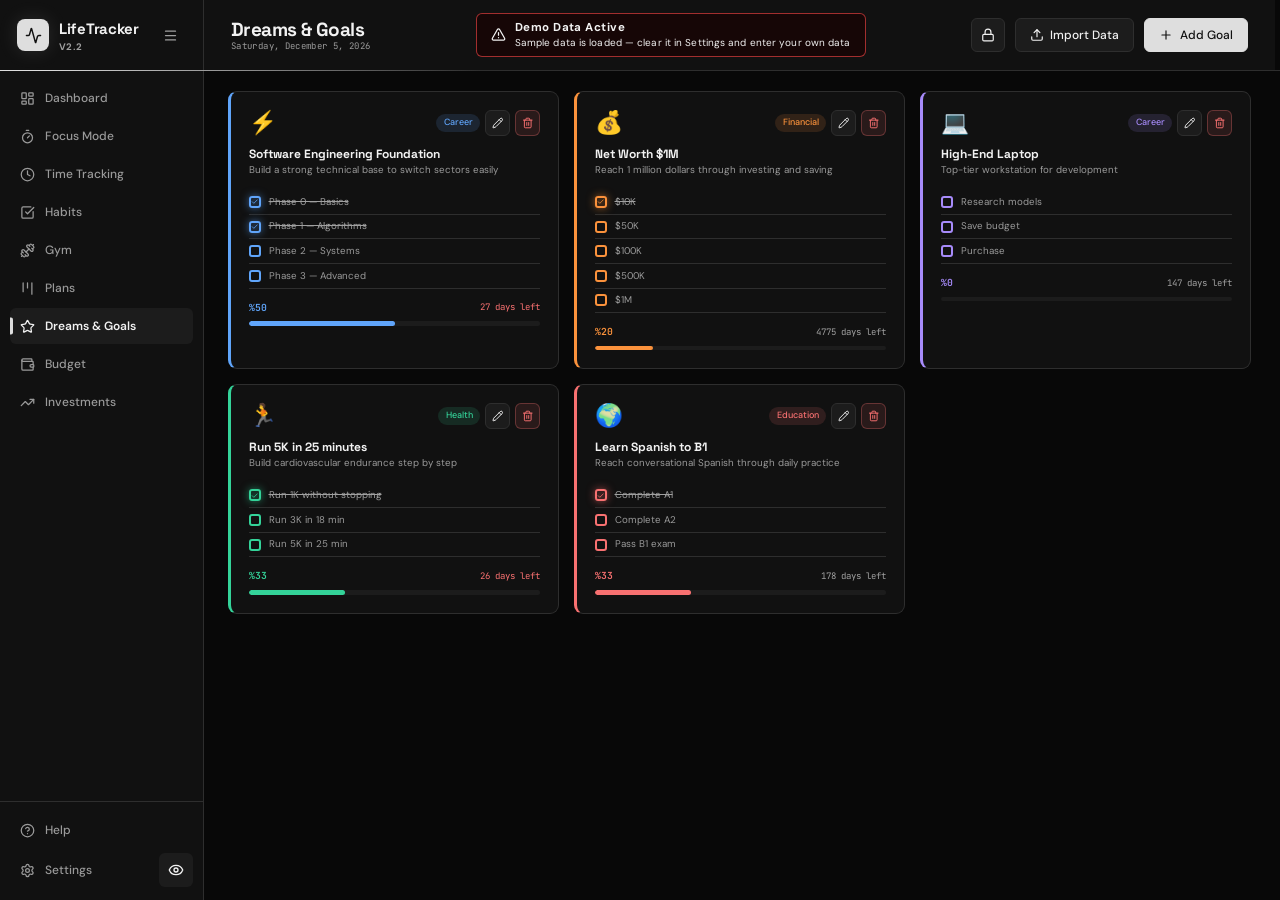
<file: goals.html>
﻿<!DOCTYPE html>
<html lang="tr">
<head>
<script>/*lt-build*/(function(){try{var b=1791134147,k="lt_build",s=+localStorage.getItem(k)||0;if(b>s){localStorage.setItem(k,b);sessionStorage.removeItem("lt_bl")}else if(b<s){var n=+sessionStorage.getItem("lt_bl")||0;if(n<2){sessionStorage.setItem("lt_bl",n+1);location.reload()}}else sessionStorage.removeItem("lt_bl")}catch(e){}})();</script>
<meta charset="UTF-8"><meta name="color-scheme" content="only light"><meta name="viewport" content="width=device-width,initial-scale=1.0">
<title>Dreams & Goals — LifeTracker</title>
<link rel="icon" type="image/svg+xml" href="favicon.svg">
<script>try{var _lt=JSON.parse(localStorage.getItem('lt_settings'));var _t=_lt&&_lt.theme?_lt.theme:'dark';if(_t!=='dark')document.documentElement.setAttribute('data-theme',_t);document.documentElement.style.fontSize=(16*(_lt&&_lt.uiScale?_lt.uiScale:0.75))+'px';if(localStorage.getItem('lt_sidebar_collapsed')==='true')document.documentElement.classList.add('sb-collapsed');}catch(e){}</script>
<link rel="preconnect" href="https://fonts.googleapis.com">
<link rel="preconnect" href="https://fonts.gstatic.com" crossorigin>
<link href="https://fonts.googleapis.com/css2?family=Space+Grotesk:wght@400;500;600;700&family=DM+Sans:ital,opsz,wght@0,9..40,400;0,9..40,500;0,9..40,600;1,9..40,400&family=JetBrains+Mono:wght@400;500;600&display=swap" rel="stylesheet">
<link rel="stylesheet" href="css/reset.css?v=78fa3c5f">
<link rel="stylesheet" href="css/variables.css?v=e413d4b8">
<link rel="stylesheet" href="css/layout.css?v=994a034b">
<link rel="stylesheet" href="css/components.css?v=ef988b1f">
<link rel="stylesheet" href="css/charts.css?v=9979ec7b">
<link rel="stylesheet" href="css/mobile.css?v=2fe52b39">
<link rel="stylesheet" href="css/cdp-style.css?v=b0dd8fc3">
<link rel="stylesheet" href="css/dropdown-style.css?v=b89bc68f">
<link rel="stylesheet" href="css/checkbox-style.css?v=80b22da2">
<link rel="stylesheet" href="css/tooltip-style.css?v=c7b7ec70">
<link rel="stylesheet" href="css/modal-style.css?v=ff76ce00">
<script src="js/vendor/chart.umd.min.js?v=31298e4d"></script>
<script src="js/vendor/lucide.min.js?v=7f8ffd42"></script>
<style>
.goal-card-drag-enabled { cursor: grab; user-select: none; }
.goal-card-drag-enabled:active { cursor: grabbing; }
.goal-card-dragging { opacity: 0.3; transform: scale(0.98); }
.goal-card-drag-over { outline: 2px solid var(--accent); outline-offset: 3px; }
</style>
</head>
<body>
<div class="app-layout">
  <aside class="sidebar">
    <div class="sidebar-logo">
      <div class="sidebar-logo-icon"><svg data-lucide="activity"></svg></div>
      <span class="sidebar-logo-text">LifeTracker</span>
    </div>
    <nav class="sidebar-nav">
      <a href="index.html"       class="nav-link" data-tooltip="nav_dashboard" data-tooltip-i18n data-tooltip-pos="right"><svg data-lucide="layout-dashboard"></svg><span class="nav-label" data-i18n="nav_dashboard">Dashboard</span></a>
      <a href="focusmode.html"    class="nav-link" data-tooltip="nav_pomodoro" data-tooltip-i18n data-tooltip-pos="right"><svg data-lucide="timer"></svg><span class="nav-label" data-i18n="nav_pomodoro">Focus Mode</span></a>
      <a href="timelog.html"        class="nav-link" data-tooltip="nav_time" data-tooltip-i18n data-tooltip-pos="right"><svg data-lucide="clock"></svg><span class="nav-label" data-i18n="nav_time">Zaman Takibi</span></a>
      <a href="habits.html"      class="nav-link" data-tooltip="nav_habits" data-tooltip-i18n data-tooltip-pos="right"><svg data-lucide="check-square"></svg><span class="nav-label" data-i18n="nav_habits">Alışkanlıklar</span></a>
      <a href="gym.html"         class="nav-link" data-tooltip="nav_gym" data-tooltip-i18n data-tooltip-pos="right"><svg data-lucide="dumbbell"></svg><span class="nav-label" data-i18n="nav_gym">Spor</span></a>
      <a href="plans.html"       class="nav-link" data-tooltip="nav_plans" data-tooltip-i18n data-tooltip-pos="right"><svg data-lucide="kanban"></svg><span class="nav-label" data-i18n="nav_plans">Planlar</span></a>
      <a href="goals.html"       class="nav-link active" data-tooltip="nav_goals" data-tooltip-i18n data-tooltip-pos="right"><svg data-lucide="star"></svg><span class="nav-label" data-i18n="nav_goals">Hayaller & Hedefler</span></a>
      <a href="budget.html"      class="nav-link" data-tooltip="nav_budget" data-tooltip-i18n data-tooltip-pos="right"><svg data-lucide="wallet"></svg><span class="nav-label" data-i18n="nav_budget">Bütçe</span></a>
      <a href="investments.html" class="nav-link" data-tooltip="nav_investments" data-tooltip-i18n data-tooltip-pos="right"><svg data-lucide="trending-up"></svg><span class="nav-label" data-i18n="nav_investments">Yatırım</span></a>
    </nav>
    <!-- FOCUS WIDGET -->
    <div id="focus-sidebar-widget" class="focus-sidebar-widget">
      <a href="focusmode.html" class="fw-link">
        <div class="fw-dot-wrap"><span class="fw-dot"></span></div>
        <div class="fw-body">
          <span class="fw-label">POMODORO</span>
          <span class="fw-time">00:00</span>
          <span class="fw-task"></span>
        </div>
        <span class="fw-icon"><svg data-lucide="chevron-right"></svg></span>
      </a>
    </div>
    <div class="sidebar-footer">
      <button class="btn btn-icon privacy-toggle-btn sidebar-priv-solo" onclick="UI.togglePrivacy()" data-tooltip="privacy_hide" data-tooltip-i18n data-tooltip-pos="right"><svg data-lucide="eye"></svg></button>
      <a href="#" class="nav-link" onclick="UI._openHelp();return false;" data-tooltip="sidebar_help" data-tooltip-i18n data-tooltip-pos="right"><svg data-lucide="help-circle"></svg><span class="nav-label" data-i18n="sidebar_help">Yardım</span></a>
      <div class="settings-privacy-row">
        <a href="#" class="nav-link" onclick="UI.openSettings();return false;" data-tooltip="sidebar_settings" data-tooltip-i18n data-tooltip-pos="right"><svg data-lucide="settings"></svg><span class="nav-label" data-i18n="sidebar_settings">Ayarlar</span></a>
        <button class="btn btn-icon privacy-toggle-btn sidebar-priv-inline" onclick="UI.togglePrivacy()" data-tooltip="privacy_hide" data-tooltip-i18n data-tooltip-pos="right" style="width:34px;height:34px;min-width:34px;padding:0;flex-shrink:0"><svg data-lucide="eye"></svg></button>
      </div>
    </div>
  </aside>

  <div class="main-content">
    <header class="topbar">
      <div class="topbar-left">
        <h1 class="topbar-title" data-i18n="nav_goals">Hayaller & Hedefler</h1>
        <span class="topbar-subtitle" id="topbar-date"></span>
      </div>
      <div class="topbar-right">
        <button class="btn btn-icon btn-secondary" id="goalLockBtn" onclick="Goals.toggleEditMode()" data-tooltip="goals_reorder" data-tooltip-i18n style="width:34px;height:34px;min-width:34px;padding:0"><svg data-lucide="lock"></svg></button>
        <button class="btn btn-secondary" onclick="Goals.triggerImport()" style="display:flex;align-items:center;gap:6px"><svg data-lucide="upload"></svg><span data-i18n="import_data_btn">Veri Aktar</span></button>
        <button class="btn btn-primary" id="addGoalBtn"><svg data-lucide="plus"></svg><span data-i18n="goals_add_btn">Hayal Ekle</span></button>
      </div>
    </header>

    <main class="page-content">
      <div class="goals-grid" id="goals-grid"></div>
    </main>
  </div>
</div>

<div class="toast-container" id="toast-container"></div>
<input type="file" id="lt-goals-import-file" accept=".json" style="display:none" onchange="Goals.importData(this)">
<script src="js/store.js?v=4efc5103"></script>
<script src="js/ui.js?v=95909f82"></script>
<script src="js/modal-core.js?v=333313fc"></script>
<script src="js/delete-manager.js?v=fe458657"></script>
<script src="js/cdp-core.js?v=21acda97"></script>
<script src="js/dropdown-core.js?v=78dd615c"></script>
<script src="js/checkbox-core.js?v=a1c44c43"></script>
<script src="js/tooltip-core.js?v=61ec9dfd"></script>
<script src="js/charts.js?v=e2afa1e6"></script>
<script src="js/goals.js?v=9d08f34e"></script>
<script src="js/focus-widget.js?v=61498ffd"></script>
<script>lucide.createIcons(); Goals.init();</script>
</body>
</html>
</file>
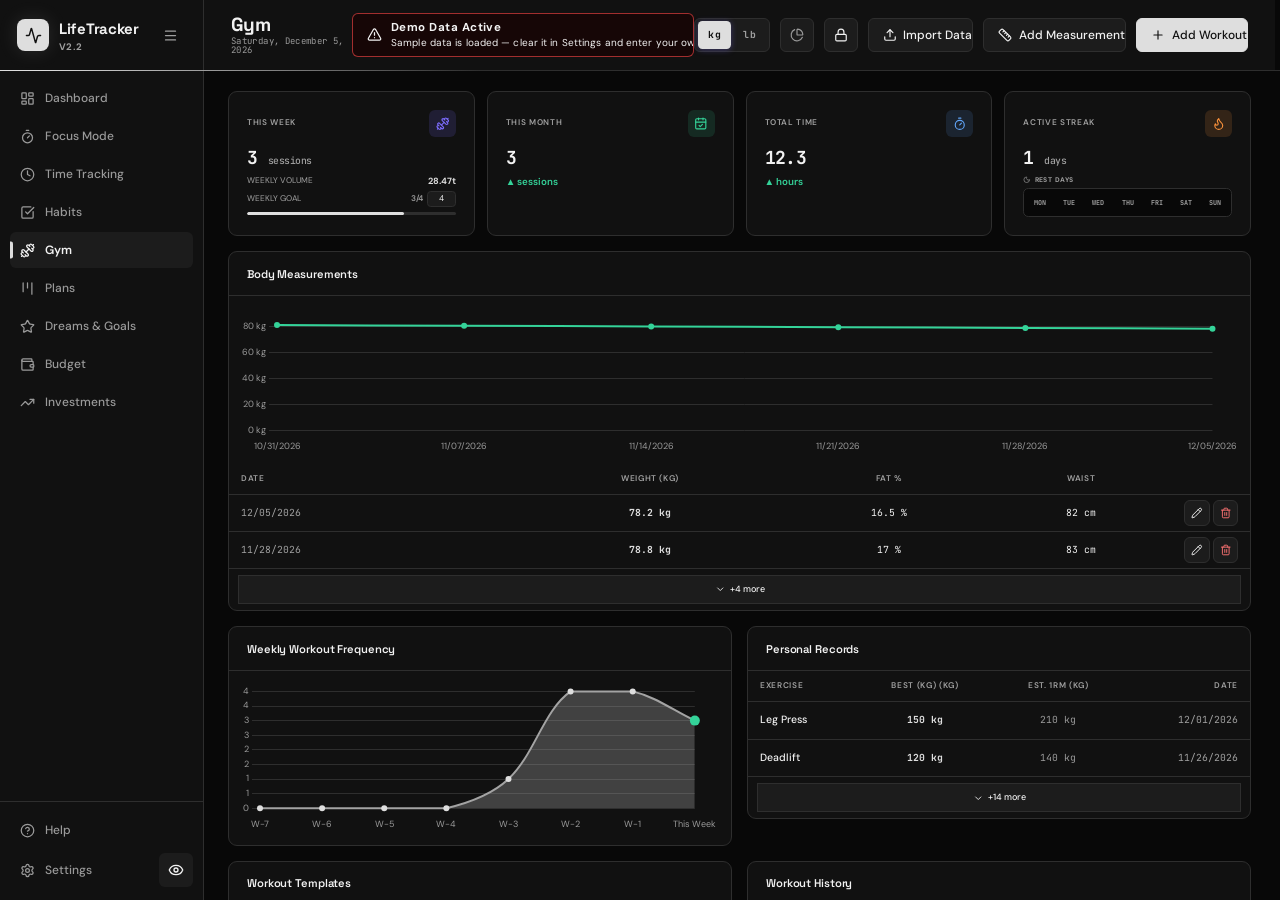
<file: gym.html>
﻿<!DOCTYPE html>
<html lang="tr">
<head>
<script>/*lt-build*/(function(){try{var b=1791134147,k="lt_build",s=+localStorage.getItem(k)||0;if(b>s){localStorage.setItem(k,b);sessionStorage.removeItem("lt_bl")}else if(b<s){var n=+sessionStorage.getItem("lt_bl")||0;if(n<2){sessionStorage.setItem("lt_bl",n+1);location.reload()}}else sessionStorage.removeItem("lt_bl")}catch(e){}})();</script>
<meta charset="UTF-8"><meta name="color-scheme" content="only light"><meta name="viewport" content="width=device-width,initial-scale=1.0">
<title>Spor — LifeTracker</title>
<link rel="icon" type="image/svg+xml" href="favicon.svg">
<script>try{var _lt=JSON.parse(localStorage.getItem('lt_settings'));var _t=_lt&&_lt.theme?_lt.theme:'dark';if(_t!=='dark')document.documentElement.setAttribute('data-theme',_t);document.documentElement.style.fontSize=(16*(_lt&&_lt.uiScale?_lt.uiScale:0.75))+'px';if(localStorage.getItem('lt_sidebar_collapsed')==='true')document.documentElement.classList.add('sb-collapsed');}catch(e){}</script>
<link rel="preconnect" href="https://fonts.googleapis.com">
<link rel="preconnect" href="https://fonts.gstatic.com" crossorigin>
<link href="https://fonts.googleapis.com/css2?family=Space+Grotesk:wght@400;500;600;700&family=DM+Sans:ital,opsz,wght@0,9..40,400;0,9..40,500;0,9..40,600;1,9..40,400&family=JetBrains+Mono:wght@400;500;600&display=swap" rel="stylesheet">
<link rel="stylesheet" href="css/reset.css?v=78fa3c5f">
<link rel="stylesheet" href="css/variables.css?v=e413d4b8">
<link rel="stylesheet" href="css/layout.css?v=994a034b">
<link rel="stylesheet" href="css/components.css?v=ef988b1f">
<link rel="stylesheet" href="css/charts.css?v=9979ec7b">
<link rel="stylesheet" href="css/mobile.css?v=2fe52b39">
<link rel="stylesheet" href="css/cdp-style.css?v=b0dd8fc3">
<link rel="stylesheet" href="css/dropdown-style.css?v=b89bc68f">
<link rel="stylesheet" href="css/checkbox-style.css?v=80b22da2">
<link rel="stylesheet" href="css/tooltip-style.css?v=c7b7ec70">
<link rel="stylesheet" href="css/modal-style.css?v=ff76ce00">
<script src="js/vendor/chart.umd.min.js?v=31298e4d"></script>
<script src="js/vendor/lucide.min.js?v=7f8ffd42"></script>
<style>
/* ── Workout cards ─────────────────────────────────── */
.gym-card { padding:0.875rem 1.25rem; border-bottom:1px solid var(--border); transition:background var(--transition-fast); }
.gym-card:last-child { border-bottom:none; }
.gym-card:hover { background:var(--bg-elevated); }
.gym-card-header { display:flex; align-items:center; gap:0.625rem; margin-bottom:0.5rem; flex-wrap:wrap; }
.gym-type-badge { font-size:0.625rem; font-weight:700; padding:0.1875rem 0.5rem; border-radius:0.625rem; text-transform:uppercase; letter-spacing:.06em; white-space:nowrap; }
.gym-type-strength   { background:rgba(124,108,252,.15); color:var(--accent); }
.gym-type-cardio     { background:rgba(52,211,153,.15);  color:var(--green); }
.gym-type-flexibility{ background:rgba(96,165,250,.15);  color:var(--blue); }
.gym-type-crossfit   { background:rgba(251,191,36,.15);  color:#FBBF24; }
.gym-type-sport      { background:rgba(248,113,113,.15); color:var(--red); }
.gym-type-other      { background:rgba(148,163,184,.15); color:var(--text-muted); }
.gym-card-date { font-size:0.75rem; color:var(--text-muted); font-family:var(--font-mono); }
.gym-card-dur  { font-size:0.75rem; font-weight:600; color:var(--text-secondary); font-family:var(--font-mono); flex-shrink:0; }
.gym-card-notes { font-size:0.75rem; color:var(--text-muted); margin-bottom:0.5rem; font-style:italic; line-height:1.4; }
.gym-card-actions { display:flex; gap:0.25rem; opacity:0; transition:opacity var(--transition-fast); flex-shrink:0; margin-left:auto; }
.gym-card:hover .gym-card-actions { opacity:1; }
.gym-ex-chips { display:flex; flex-wrap:wrap; gap:0.3125rem; }
.gym-ex-chip { font-size:0.6875rem; padding:0.1875rem 0.5rem; border-radius:0.375rem; background:var(--bg-elevated); color:var(--text-secondary); font-family:var(--font-mono); border:1px solid var(--border); }
.gym-ex-chip-meta { color:var(--text-muted); }
.gym-card-rpe  { font-size:0.6875rem; font-weight:600; padding:0.125rem 0.4375rem; border-radius:0.5rem; background:rgba(251,146,60,.15); color:#FB923C; font-family:var(--font-mono); flex-shrink:0; }
.gym-card-dist { font-size:0.6875rem; color:var(--blue); font-family:var(--font-mono); flex-shrink:0; }
.gym-muscle-chip { font-size:0.625rem; padding:0.125rem 0.375rem; border-radius:0.375rem; background:rgba(124,108,252,.12); color:var(--accent); font-weight:600; text-transform:uppercase; letter-spacing:.04em; }

/* ── Exercise form rows ─────────────────────────────── */
.gym-ex-header { display:flex; gap:0.5rem; align-items:center; padding:0 0 0.375rem; border-bottom:1px solid var(--border); margin-bottom:0.25rem; }
.gym-ex-col-name { flex:1; font-size:0.625rem; font-weight:700; letter-spacing:.08em; text-transform:uppercase; color:var(--text-muted); }
.gym-ex-col-num  { width:4.375rem; font-size:0.625rem; font-weight:700; letter-spacing:.08em; text-transform:uppercase; color:var(--text-muted); text-align:center; }
.gym-ex-row  { display:flex; gap:0.5rem; align-items:flex-start; padding:0.375rem 0; border-bottom:1px solid var(--border); }
.gym-ex-row:last-child { border-bottom:none; }
.gym-ex-name-col { flex:1; min-width:0; display:flex; flex-direction:column; gap:0.25rem; }
.gym-ex-name  { width:100%; }
.gym-ex-small { width:4.375rem; text-align:center; flex-shrink:0; }
.gym-ex-metrics { display:flex; gap:0.5rem; flex-shrink:0; }

/* ── Progress panel ─────────────────────────────────── */
.gym-progress-header { display:flex; align-items:center; gap:0.75rem; padding:0.75rem 1.25rem; border-bottom:1px solid var(--border); }
.gym-progress-header label { font-size:0.75rem; font-weight:600; color:var(--text-muted); text-transform:uppercase; letter-spacing:.06em; white-space:nowrap; }
.gym-progress-header > div { flex:1; min-width:0; }

/* ── Off-day picker ─────────────────────────────────── */
.gym-off-days-bar { display:flex; gap:0.1875rem; background:var(--bg-base); border:1px solid var(--border); border-radius:0.4375rem; padding:0.1875rem; }
.gym-off-day-btn { flex:1; height:1.875rem; border-radius:0.3125rem; border:none; background:transparent; color:var(--text-muted); font-size:0.5625rem; font-weight:700; cursor:pointer; transition:background 150ms ease, color 150ms ease, transform 80ms ease; font-family:var(--font-mono); padding:0; text-transform:uppercase; letter-spacing:0; line-height:1; }
.gym-off-day-btn:hover:not(.active) { background:var(--bg-elevated); color:var(--text-secondary); }
.gym-off-day-btn:active { transform:scale(0.88); }
.gym-off-day-btn.active { background:rgba(248,113,113,.18); color:var(--red); font-weight:800; box-shadow:inset 0 0 0 1px rgba(248,113,113,.45); }

/* ── Body measurements ──────────────────────────────── */
.gym-body-recent { overflow-x:auto; }

/* ── Templates ──────────────────────────────────────── */
.gym-template-card { display:flex; align-items:flex-start; justify-content:space-between; padding:0.75rem 1.25rem; border-bottom:1px solid var(--border); transition:background var(--transition-fast); gap:0.75rem; }
.gym-template-card:last-child { border-bottom:none; }
.gym-template-card:hover { background:var(--bg-elevated); }
.gym-template-info { flex:1; min-width:0; }
.gym-template-name { font-weight:600; font-size:0.875rem; }
.gym-template-meta { font-size:0.75rem; color:var(--text-muted); margin-top:0.1875rem; }
.gym-template-ex-list { margin-top:0.375rem; display:flex; flex-direction:column; gap:0.125rem; }
.gym-template-ex-row { display:flex; align-items:center; gap:0.5rem; font-size:0.75rem; }
.gym-template-ex-name { color:var(--text-secondary); }
.gym-template-ex-detail { color:var(--text-muted); font-family:var(--font-mono); font-size:0.6875rem; }
.gym-template-actions { display:flex; gap:0.375rem; flex-shrink:0; align-items:flex-start; padding-top:0.125rem; }

/* ── Weekly goal progress ───────────────────────────── */
.gym-goal-bar { height:0.25rem; background:var(--border); border-radius:2px; margin-top:0.375rem; overflow:hidden; }
.gym-goal-fill { height:100%; background:var(--accent); border-radius:2px; transition:width .3s; }

/* ── kg / lb unit toggle ────────────────────────────── */
.gym-unit-toggle { position:relative; display:flex; align-items:center; height:34px; box-sizing:border-box; background:var(--bg-elevated); border:1px solid var(--border); border-radius:0.5rem; padding:0.1875rem; gap:0.125rem; }
.gym-unit-slider { position:absolute; top:0.1875rem; left:0.1875rem; height:calc(100% - 0.375rem); width:calc((100% - 0.5rem) / 2); background:var(--accent); border-radius:0.375rem; box-shadow:0 1px 6px rgba(124,108,252,.35); transition:transform 0.24s cubic-bezier(.22,1,.36,1); pointer-events:none; }
.gym-unit-slider.on-lb { transform:translateX(calc(100% + 0.125rem)); }
.gym-unit-btn { position:relative; z-index:1; border:none; border-radius:0.375rem; padding:0.25rem 0.875rem; font-size:0.8125rem; font-weight:700; font-family:var(--font-mono); cursor:pointer; color:var(--text-muted); background:transparent; transition:color .2s; letter-spacing:.04em; }
.gym-unit-btn.active { color:var(--accent-contrast, #fff); }
.gym-unit-btn:not(.active):hover { color:var(--text-primary); }

/* ── gym-csel-sm: compact variant for inline exercise rows ── */
.gym-csel-sm { height:1.75rem; padding:0 0.4375rem; gap:0.3125rem; font-size:0.6875rem; }

/* ── Drag-drop panel system ─────────────────────────── */
.gym-draggable-panel { transition:outline 150ms ease-out, opacity 150ms ease-out; }
.gym-panel-drag-enabled { outline:1.5px dashed var(--accent); outline-offset:3px; }
.gym-panel-drag-enabled .panel-header { cursor:grab; user-select:none; }
.gym-panel-drag-enabled .panel-header:active { cursor:grabbing; }
.gym-panel-dragging { opacity:0.3; }
.gym-draggable-panel.gym-panel-drag-over { outline:2px solid var(--accent); background:rgba(124,108,252,.08); }
.drag-handle-icon { width:0.9375rem; height:0.9375rem; color:var(--text-muted); flex-shrink:0; }
.gym-size-ctrl { display:flex; align-items:center; gap:0.125rem; margin-left:auto; padding-left:0.5rem; }
.gym-size-ctrl button { width:1.5rem; height:1.5rem; padding:0; display:flex; align-items:center; justify-content:center; }

/* ── Confirm modal ──────────────────────────────────── */
.gym-confirm-body { padding:1.25rem 1.5rem 0.5rem; font-size:0.875rem; color:var(--text-secondary); line-height:1.55; }

/* ── Custom select button (settings-lang style) ─────── */
.gym-csel {
  width:100%; display:flex; align-items:center; gap:0.5rem;
  padding:0 0.75rem; height:2.375rem;
  background:var(--bg-elevated); border:1px solid var(--border);
  border-radius:var(--radius-sm); cursor:pointer; text-align:left; overflow:hidden;
  transition:border-color var(--transition-fast), box-shadow var(--transition-fast);
  font-family:var(--font-body); font-size:0.875rem; color:var(--text-primary);
}
.gym-csel:hover { border-color:var(--accent); }
.gym-csel:focus { outline:none; border-color:var(--accent); box-shadow:0 0 0 3px var(--accent-glow); }
.gym-csel-dot  { width:0.625rem; height:0.625rem; border-radius:50%; flex-shrink:0; }
.gym-csel-name { flex:1; white-space:nowrap; overflow:hidden; text-overflow:ellipsis; text-align:left; }


</style>
</head>
<body>
<div class="app-layout">
  <aside class="sidebar">
    <div class="sidebar-logo">
      <div class="sidebar-logo-icon"><svg data-lucide="activity"></svg></div>
      <span class="sidebar-logo-text">LifeTracker</span>
    </div>
    <nav class="sidebar-nav">
      <a href="index.html"       class="nav-link" data-tooltip="nav_dashboard" data-tooltip-i18n data-tooltip-pos="right"><svg data-lucide="layout-dashboard"></svg><span class="nav-label" data-i18n="nav_dashboard">Dashboard</span></a>
      <a href="focusmode.html"    class="nav-link" data-tooltip="nav_pomodoro" data-tooltip-i18n data-tooltip-pos="right"><svg data-lucide="timer"></svg><span class="nav-label" data-i18n="nav_pomodoro">Focus Mode</span></a>
      <a href="timelog.html"        class="nav-link" data-tooltip="nav_time" data-tooltip-i18n data-tooltip-pos="right"><svg data-lucide="clock"></svg><span class="nav-label" data-i18n="nav_time">Zaman Takibi</span></a>
      <a href="habits.html"      class="nav-link" data-tooltip="nav_habits" data-tooltip-i18n data-tooltip-pos="right"><svg data-lucide="check-square"></svg><span class="nav-label" data-i18n="nav_habits">Alışkanlıklar</span></a>
      <a href="gym.html"         class="nav-link active" data-tooltip="nav_gym" data-tooltip-i18n data-tooltip-pos="right"><svg data-lucide="dumbbell"></svg><span class="nav-label" data-i18n="nav_gym">Spor</span></a>
      <a href="plans.html"       class="nav-link" data-tooltip="nav_plans" data-tooltip-i18n data-tooltip-pos="right"><svg data-lucide="kanban"></svg><span class="nav-label" data-i18n="nav_plans">Planlar</span></a>
      <a href="goals.html"       class="nav-link" data-tooltip="nav_goals" data-tooltip-i18n data-tooltip-pos="right"><svg data-lucide="star"></svg><span class="nav-label" data-i18n="nav_goals">Hayaller &amp; Hedefler</span></a>
      <a href="budget.html"      class="nav-link" data-tooltip="nav_budget" data-tooltip-i18n data-tooltip-pos="right"><svg data-lucide="wallet"></svg><span class="nav-label" data-i18n="nav_budget">Bütçe</span></a>
      <a href="investments.html" class="nav-link" data-tooltip="nav_investments" data-tooltip-i18n data-tooltip-pos="right"><svg data-lucide="trending-up"></svg><span class="nav-label" data-i18n="nav_investments">Yatırım</span></a>
    </nav>
    <div id="focus-sidebar-widget" class="focus-sidebar-widget">
      <a href="focusmode.html" class="fw-link">
        <div class="fw-dot-wrap"><span class="fw-dot"></span></div>
        <div class="fw-body">
          <span class="fw-label">POMODORO</span>
          <span class="fw-time">00:00</span>
          <span class="fw-task"></span>
        </div>
        <span class="fw-icon"><svg data-lucide="chevron-right"></svg></span>
      </a>
    </div>
    <div class="sidebar-footer">
      <button class="btn btn-icon privacy-toggle-btn sidebar-priv-solo" onclick="UI.togglePrivacy()" data-tooltip="privacy_hide" data-tooltip-i18n data-tooltip-pos="right"><svg data-lucide="eye"></svg></button>
      <a href="#" class="nav-link" onclick="UI._openHelp();return false;" data-tooltip="sidebar_help" data-tooltip-i18n data-tooltip-pos="right"><svg data-lucide="help-circle"></svg><span class="nav-label" data-i18n="sidebar_help">Yardım</span></a>
      <div class="settings-privacy-row">
        <a href="#" class="nav-link" onclick="UI.openSettings();return false;" data-tooltip="sidebar_settings" data-tooltip-i18n data-tooltip-pos="right"><svg data-lucide="settings"></svg><span class="nav-label" data-i18n="sidebar_settings">Ayarlar</span></a>
        <button class="btn btn-icon privacy-toggle-btn sidebar-priv-inline" onclick="UI.togglePrivacy()" data-tooltip="privacy_hide" data-tooltip-i18n data-tooltip-pos="right" style="width:34px;height:34px;min-width:34px;padding:0;flex-shrink:0"><svg data-lucide="eye"></svg></button>
      </div>
    </div>
  </aside>

  <div class="main-content">
    <header class="topbar">
      <div class="topbar-left">
        <h1 class="topbar-title" data-i18n="nav_gym">Spor</h1>
        <span class="topbar-subtitle" id="topbar-date"></span>
      </div>
      <div class="topbar-right">
        <!-- kg / lb toggle -->
        <div class="gym-unit-toggle" id="gym-unit-toggle">
          <div class="gym-unit-slider" id="gymUnitSlider"></div>
          <button id="gymToggleKG" class="gym-unit-btn active" onclick="Gym.setWeightUnit('kg')">kg</button>
          <button id="gymToggleLB" class="gym-unit-btn" onclick="Gym.setWeightUnit('lb')">lb</button>
        </div>
        <!-- Layout edit/lock -->
        <button class="btn btn-icon btn-secondary" id="gym-edit-btn" onclick="Gym.toggleEditMode()" data-tooltip="bud_edit_open" data-tooltip-i18n>
          <svg data-lucide="lock"></svg>
        </button>
        <button class="btn btn-secondary" onclick="Gym.triggerImport()" style="display:flex;align-items:center;gap:6px"><svg data-lucide="upload"></svg><span data-i18n="import_data_btn">Veri Aktar</span></button>
        <button class="btn btn-secondary" id="gym-add-body-btn">
          <svg data-lucide="ruler"></svg>
          <span data-i18n="gym_body_add_btn">Ölçüm Ekle</span>
        </button>
        <button class="btn btn-primary" id="gym-add-btn">
          <svg data-lucide="plus"></svg>
          <span data-i18n="gym_add_btn">Antrenman Ekle</span>
        </button>
      </div>
    </header>

    <main class="page-content">
      <!-- KPI Row -->
      <div class="kpi-grid" id="gym-kpi" style="margin-bottom:1.25rem"></div>
      <!-- Dynamic panel grid (populated by gym.js) -->
      <div id="gym-panels-grid" style="display:grid;grid-template-columns:repeat(4,1fr);gap:1.25rem;align-items:start"></div>
    </main>
  </div>
</div>

<div class="toast-container" id="toast-container"></div>
<input type="file" id="lt-gym-import-file" accept=".json" style="display:none" onchange="Gym.importData(this)">
<script src="js/store.js?v=4efc5103"></script>
<script src="js/ui.js?v=95909f82"></script>
<script src="js/modal-core.js?v=333313fc"></script>
<script src="js/delete-manager.js?v=fe458657"></script>
<script src="js/cdp-core.js?v=21acda97"></script>
<script src="js/dropdown-core.js?v=78dd615c"></script>
<script src="js/checkbox-core.js?v=a1c44c43"></script>
<script src="js/tooltip-core.js?v=61ec9dfd"></script>
<script src="js/charts.js?v=e2afa1e6"></script>
<script src="js/gym.js?v=b26f0819"></script>
<script src="js/focus-widget.js?v=61498ffd"></script>
<script>
  lucide.createIcons();
  Gym.init();
  if (window.innerWidth <= 768) window.dispatchEvent(new Event('resize'));
</script>
</body>
</html>
</file>
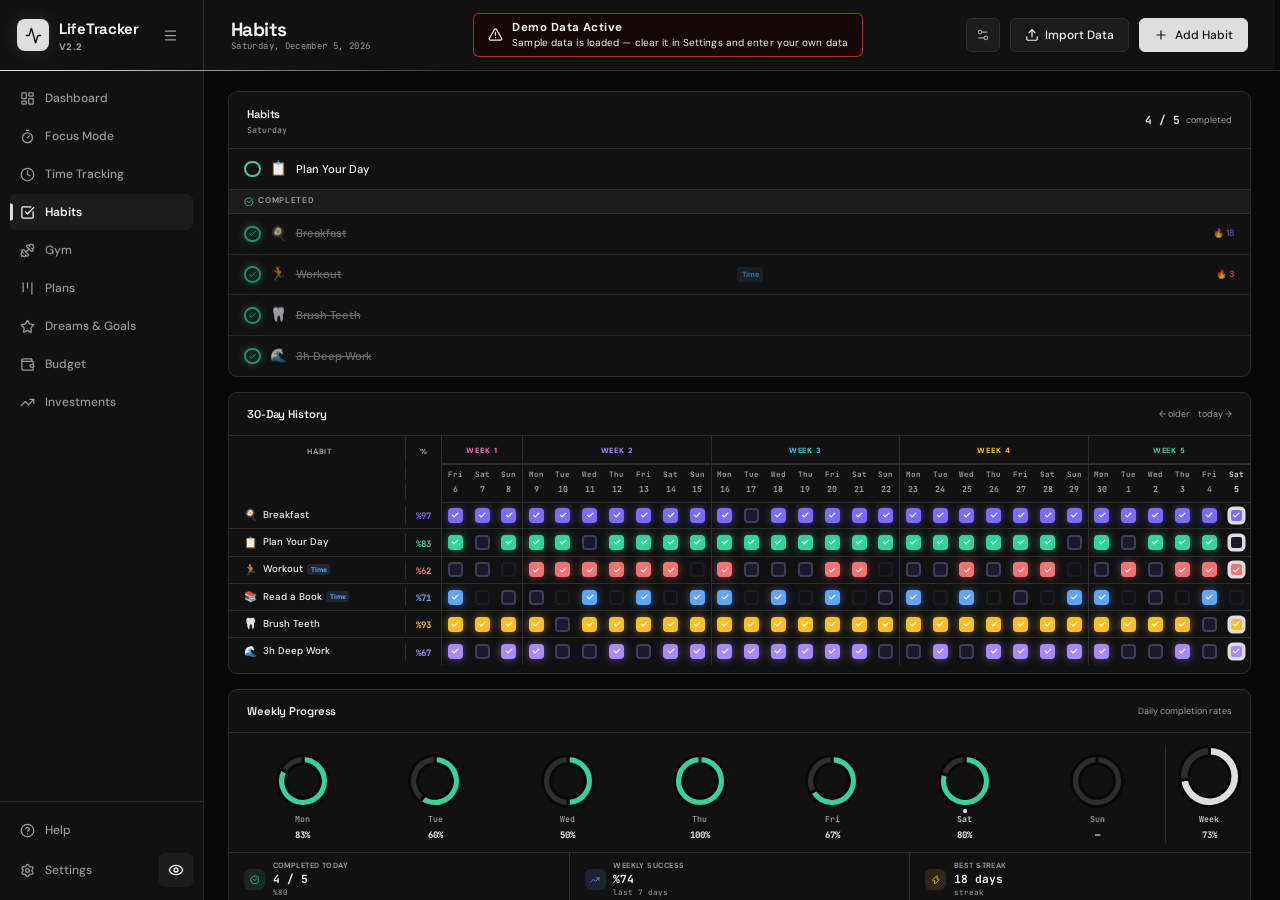
<file: habits.html>
﻿<!DOCTYPE html>
<html lang="tr">
<head>
<script>/*lt-build*/(function(){try{var b=1791134147,k="lt_build",s=+localStorage.getItem(k)||0;if(b>s){localStorage.setItem(k,b);sessionStorage.removeItem("lt_bl")}else if(b<s){var n=+sessionStorage.getItem("lt_bl")||0;if(n<2){sessionStorage.setItem("lt_bl",n+1);location.reload()}}else sessionStorage.removeItem("lt_bl")}catch(e){}})();</script>
<meta charset="UTF-8"><meta name="color-scheme" content="only light"><meta name="viewport" content="width=device-width,initial-scale=1.0">
<title>Habits — LifeTracker</title>
<link rel="icon" type="image/svg+xml" href="favicon.svg">
<script>try{var _lt=JSON.parse(localStorage.getItem('lt_settings'));var _t=_lt&&_lt.theme?_lt.theme:'dark';if(_t!=='dark')document.documentElement.setAttribute('data-theme',_t);document.documentElement.style.fontSize=(16*(_lt&&_lt.uiScale?_lt.uiScale:0.75))+'px';if(localStorage.getItem('lt_sidebar_collapsed')==='true')document.documentElement.classList.add('sb-collapsed');}catch(e){}</script>
<link rel="preconnect" href="https://fonts.googleapis.com">
<link rel="preconnect" href="https://fonts.gstatic.com" crossorigin>
<link href="https://fonts.googleapis.com/css2?family=Space+Grotesk:wght@400;500;600;700&family=DM+Sans:ital,opsz,wght@0,9..40,400;0,9..40,500;0,9..40,600;1,9..40,400&family=JetBrains+Mono:wght@400;500;600&display=swap" rel="stylesheet">
<link rel="stylesheet" href="css/reset.css?v=78fa3c5f">
<link rel="stylesheet" href="css/variables.css?v=e413d4b8">
<link rel="stylesheet" href="css/layout.css?v=994a034b">
<link rel="stylesheet" href="css/components.css?v=ef988b1f">
<link rel="stylesheet" href="css/charts.css?v=9979ec7b">
<link rel="stylesheet" href="css/mobile.css?v=2fe52b39">
<link rel="stylesheet" href="css/dropdown-style.css?v=b89bc68f">
<link rel="stylesheet" href="css/checkbox-style.css?v=80b22da2">
<link rel="stylesheet" href="css/tooltip-style.css?v=c7b7ec70">
<link rel="stylesheet" href="css/modal-style.css?v=ff76ce00">
<script src="js/vendor/chart.umd.min.js?v=31298e4d"></script>
<script src="js/vendor/lucide.min.js?v=7f8ffd42"></script>
<style>
/* ── Habit rows ─────────────────────────────────── */
.hc-row { display:flex; align-items:center; gap:0.75rem; padding:0.8125rem 1.25rem; border-bottom:1px solid var(--border); transition:background var(--transition-fast); }
.hc-row:last-child { border-bottom:none; }
.hc-row:hover { background:var(--bg-elevated); }
.hc-row.hc-done { opacity:.65; }
.hc-icon { font-size:1.125rem; flex-shrink:0; user-select:none; }
.hc-name { font-size:0.9375rem; font-weight:500; color:var(--text-primary); flex:1; user-select:none; cursor:pointer; }
.hc-strike { text-decoration:line-through; color:var(--text-muted); }
.hc-streak { font-size:0.75rem; font-weight:600; white-space:nowrap; flex-shrink:0; }
.hc-del { width:1.625rem; height:1.625rem; border-radius:0.375rem; display:flex; align-items:center; justify-content:center; color:var(--text-muted); background:transparent; cursor:pointer; border:none; transition:all var(--transition-fast); flex-shrink:0; opacity:0; }
.hc-row:hover .hc-del { opacity:1; border:1px solid rgba(255,160,30,.7); color:#FFAA1E; background:rgba(255,160,30,.10); }
.hc-del:hover { background:rgba(255,160,30,.22); border-color:#FFCC55; color:#FFCC55; }
.hc-undo { width:1.625rem; height:1.625rem; border-radius:0.375rem; display:flex; align-items:center; justify-content:center; color:var(--text-muted); background:transparent; cursor:pointer; border:none; transition:all var(--transition-fast); flex-shrink:0; opacity:0; }
.hc-row:hover .hc-undo { opacity:1; }
.hc-undo:hover { background:rgba(96,165,250,.15); color:var(--blue); }
.hc-skipped { opacity:.5; }
.hc-skipped .hc-name { text-decoration:line-through; color:var(--text-muted); }
.completed-divider { padding:0.4375rem 1.25rem; font-size:0.6875rem; font-weight:600; letter-spacing:.08em; text-transform:uppercase; color:var(--text-muted); background:var(--bg-elevated); border-top:1px solid var(--border); border-bottom:1px solid var(--border); display:flex; align-items:center; gap:0.375rem; }

/* ── Drag & Drop ─────────────────────────────────── */
.hc-row { cursor: grab; }
.hc-row button, .hc-row .cbx { cursor: pointer; }
.hc-row.hc-dragging { opacity:.35; cursor:grabbing; }
.hc-row.hc-drag-over-top { box-shadow:inset 0 2px 0 0 var(--accent); }
.hc-row.hc-drag-over-bot { box-shadow:inset 0 -2px 0 0 var(--accent); }

/* ── Habit type selector ────────────────────────── */
.hm-type-row { display:flex; gap:0; border:1px solid var(--border); border-radius:var(--radius-sm); overflow:hidden; }
.hm-type-opt { flex:1; padding:0.75rem 1rem; display:flex; align-items:center; gap:0.625rem; cursor:pointer; transition:background var(--transition-fast); position:relative; }
.hm-type-opt + .hm-type-opt { border-left:1px solid var(--border); }
.hm-type-opt input[type=radio] { display:none; }
.hm-type-opt-icon { width:2rem; height:2rem; border-radius:var(--radius-sm); display:flex; align-items:center; justify-content:center; flex-shrink:0; background:var(--bg-elevated); transition:background var(--transition-fast); }
.hm-type-opt-icon svg { width:0.9375rem; height:0.9375rem; color:var(--text-muted); transition:color var(--transition-fast); }
.hm-type-opt-text { display:flex; flex-direction:column; gap:0.125rem; }
.hm-type-name { font-size:0.8125rem; font-weight:600; color:var(--text-secondary); transition:color var(--transition-fast); }
.hm-type-desc { font-size:0.6875rem; color:var(--text-muted); }
.hm-type-opt.selected { background:var(--accent-glow); }
.hm-type-opt.selected .hm-type-opt-icon { background:rgba(124,108,252,.25); }
.hm-type-opt.selected .hm-type-opt-icon svg { color:var(--accent); }
.hm-type-opt.selected .hm-type-name { color:var(--accent); }

/* ── Day picker ─────────────────────────────────── */
.hm-day-picker { display:flex; gap:0.5rem; }
.hm-day-btn { width:2.625rem; height:2.625rem; border-radius:50%; border:2px solid var(--border); background:transparent; color:var(--text-muted); font-size:0.625rem; font-weight:700; cursor:pointer; transition:all var(--transition-fast); font-family:var(--font-mono); letter-spacing:0; }
.hm-day-btn:hover { border-color:var(--accent); color:var(--text-primary); }
.hm-day-btn.active { background:var(--accent); border-color:var(--accent); color:var(--accent-contrast, #fff); }

/* ── Habit management list ──────────────────────── */
.hm-mgr-row { display:flex; align-items:center; gap:0.75rem; padding:0.6875rem 1.25rem; border-bottom:1px solid var(--border); transition:background var(--transition-fast); }
.hm-mgr-row:last-child { border-bottom:none; }
.hm-mgr-row:hover { background:var(--bg-elevated); }
.hm-mgr-dot { width:0.5625rem; height:0.5625rem; border-radius:50%; flex-shrink:0; }
.hm-mgr-emoji { font-size:1.0625rem; flex-shrink:0; line-height:1; }
.hm-mgr-info { flex:1; min-width:0; display:flex; flex-direction:column; gap:0.125rem; }
.hm-mgr-name { font-size:0.875rem; font-weight:500; color:var(--text-primary); white-space:nowrap; overflow:hidden; text-overflow:ellipsis; }
.hm-mgr-meta { font-size:0.6875rem; font-weight:600; font-family:var(--font-mono); color:var(--blue); }
.hm-mgr-actions { display:flex; gap:0.375rem; flex-shrink:0; }

/* ── Two-column daily layout ────────────────────── */
.hb-daily-grid { display:flex; gap:1.25rem; margin-bottom:1.25rem; align-items:flex-start; }
.hb-daily-grid > .panel { flex:1; min-width:0; overflow:hidden; }
.hb-todo-input-row { padding:0.625rem 1rem; border-top:1px solid var(--border); display:flex; gap:0.5rem; }
.hb-todo-input-row .form-control { font-size:0.8125rem; }

/* ── Donut row ──────────────────────────────────── */
.hb-donut-row { display:flex; align-items:flex-end; gap:0.25rem; padding:1rem 0.75rem 0.75rem; }
.hb-donut-item { display:flex; flex-direction:column; align-items:center; gap:0.375rem; flex:1; min-width:0; }
.hb-donut-wrap { width:4.5rem; height:4.5rem; position:relative; flex-shrink:0; }
.hb-donut-label { font-size:0.6875rem; color:var(--text-muted); font-family:var(--font-mono); font-weight:500; }
.hb-donut-today-label { color:var(--accent); }
.hb-donut-pct { font-size:0.75rem; font-weight:700; color:var(--text-primary); font-family:var(--font-mono); }
.hb-donut-today-dot { position:absolute; bottom:-0.375rem; left:50%; transform:translateX(-50%); width:0.3125rem; height:0.3125rem; border-radius:50%; background:var(--accent); }
.hb-donut-week { border-left:1px solid var(--border); padding-left:1rem; flex:0 0 auto; }
.hb-donut-week .hb-donut-wrap { width:5.25rem; height:5.25rem; }

/* ── Compact KPI stats row ──────────────────────────────── */
.hb-stats-row { display:flex; align-items:center; gap:0; border-top:1px solid var(--border); }
.hb-stat-item { display:flex; align-items:center; gap:0.625rem; padding:0.625rem 1.25rem; flex:1; }
.hb-stat-item + .hb-stat-item { border-left:1px solid var(--border); }
.hb-stat-icon { width:1.75rem; height:1.75rem; border-radius:0.5rem; display:flex; align-items:center; justify-content:center; flex-shrink:0; }
.hb-stat-icon svg { width:0.8125rem; height:0.8125rem; }
.hb-stat-body { display:flex; flex-direction:column; gap:1px; }
.hb-stat-label { font-size:0.625rem; font-weight:600; letter-spacing:.06em; text-transform:uppercase; color:var(--text-muted); }
.hb-stat-value { font-size:0.9375rem; font-weight:700; font-family:var(--font-mono); color:var(--text-primary); line-height:1.2; }
.hb-stat-sub { font-size:0.625rem; color:var(--text-muted); font-family:var(--font-mono); }

/* ── 30-Day Grid Table ──────────────────────────────────── */
.hg-table { border-collapse:collapse; width:100%; min-width:max-content; }
.hg-week-row { }
/* Frozen left column — name + % tek sticky hücre */
.hg-frozen-th, .hg-frozen-td { position:sticky; left:0; background:var(--bg-surface); z-index:1; padding:0; border-right:1px solid var(--border); white-space:nowrap; }
.hg-frozen-th { z-index:2; }
.hg-row:hover .hg-frozen-td { background:var(--bg-elevated); }
.hg-frozen-inner { display:flex; align-items:center; }
.hg-fn { flex:1; }
.hg-fp { min-width:3rem; text-align:center; padding:0 0.5rem; border-left:1px solid var(--border); }
.hg-frozen-th .hg-fn { padding:0.75rem 0.75rem 0.5rem 1.25rem; font-size:0.625rem; font-weight:700; letter-spacing:.09em; text-transform:uppercase; color:var(--text-muted); }
.hg-frozen-th .hg-fp { padding:0.75rem 0.5rem 0.5rem; font-size:0.625rem; font-weight:700; letter-spacing:.09em; text-transform:uppercase; color:var(--text-muted); }
.hg-frozen-td .hg-fn { padding:0.4375rem 0.75rem 0.4375rem 1.25rem; display:flex; align-items:center; }
.hg-week-th { font-size:0.625rem; font-weight:800; letter-spacing:.12em; text-transform:uppercase; text-align:center; padding:0.75rem 0.375rem 0.5rem; border-bottom:2px solid var(--border); }
.hg-day-th { text-align:center; font-family:var(--font-mono); font-size:0.625rem; font-weight:600; color:var(--text-muted); padding:0.375rem 0 0.125rem; min-width:1.75rem; }
.hg-num-th { text-align:center; font-family:var(--font-mono); font-size:0.6875rem; font-weight:700; color:var(--text-secondary); padding:0.125rem 0 0.5rem; border-bottom:1px solid var(--border); }
.hg-week-sep { border-right:1px solid var(--border); }
.hg-today-col { color:var(--accent) !important; }

.hg-row { border-bottom:1px solid var(--border); transition:background var(--transition-fast); }
.hg-row:last-child { border-bottom:none; }
.hg-row:hover { background:var(--bg-elevated); }
.hg-icon { font-size:0.875rem; margin-right:0.5rem; flex-shrink:0; }
.hg-habit-name { font-size:0.8125rem; font-weight:500; color:var(--text-primary); }
.hg-sched-badge { font-size:0.5625rem; font-weight:700; padding:1px 0.3125rem; border-radius:3px; background:rgba(96,165,250,.15); color:var(--blue); margin-left:0.3125rem; vertical-align:middle; }
.hg-pct { font-family:var(--font-mono); font-size:0.75rem; font-weight:700; }

@media (max-width: 768px) {
  .hc-del { opacity:1; border:1px solid rgba(255,160,30,.7); color:#FFAA1E; background:rgba(255,160,30,.10); }
}

.hg-cell { padding:0.25rem 0.1875rem; text-align:center; cursor:pointer; vertical-align:middle; }
.hg-box { width:1.25rem; height:1.25rem; border-radius:4px; border:2px solid #3D3D5C; background:#1A1A2A; margin:0 auto; display:flex; align-items:center; justify-content:center; transition:border-color var(--transition-fast), background var(--transition-fast), box-shadow var(--transition-fast); }
.hg-box svg { width:0.6875rem; height:0.6875rem; color:#fff; flex-shrink:0; }
.hg-cell:not(.hg-cell-skip):not(.hg-cell-future):hover .hg-box { border-color:#6B6B9A; background:#252538; }
.hg-cell-done .hg-box { background:var(--hc, var(--accent)); border-color:var(--hc, var(--accent)); box-shadow:0 0 8px color-mix(in srgb, var(--hc, var(--accent)) 50%, transparent); }
.hg-cell-today .hg-box { border-color:var(--accent) !important; box-shadow:0 0 0 1.5px var(--accent) !important; }
.hg-cell-skip { cursor:default; }
.hg-cell-skip .hg-box { border-color:#252538; background:transparent; opacity:.5; cursor:default; }
.hg-cell-future { cursor:default; }
.hg-cell-future .hg-box { border-color:#252538; background:transparent; opacity:.3; }
</style>
</head>
<body>
<div class="app-layout">
  <aside class="sidebar">
    <div class="sidebar-logo">
      <div class="sidebar-logo-icon"><svg data-lucide="activity"></svg></div>
      <span class="sidebar-logo-text">LifeTracker</span>
    </div>
    <nav class="sidebar-nav">
      <a href="index.html"       class="nav-link" data-tooltip="nav_dashboard" data-tooltip-i18n data-tooltip-pos="right"><svg data-lucide="layout-dashboard"></svg><span class="nav-label" data-i18n="nav_dashboard">Dashboard</span></a>
      <a href="focusmode.html"    class="nav-link" data-tooltip="nav_pomodoro" data-tooltip-i18n data-tooltip-pos="right"><svg data-lucide="timer"></svg><span class="nav-label" data-i18n="nav_pomodoro">Focus Mode</span></a>
      <a href="timelog.html"        class="nav-link" data-tooltip="nav_time" data-tooltip-i18n data-tooltip-pos="right"><svg data-lucide="clock"></svg><span class="nav-label" data-i18n="nav_time">Zaman Takibi</span></a>
      <a href="habits.html"      class="nav-link active" data-tooltip="nav_habits" data-tooltip-i18n data-tooltip-pos="right"><svg data-lucide="check-square"></svg><span class="nav-label" data-i18n="nav_habits">Alışkanlıklar</span></a>
      <a href="gym.html"         class="nav-link" data-tooltip="nav_gym" data-tooltip-i18n data-tooltip-pos="right"><svg data-lucide="dumbbell"></svg><span class="nav-label" data-i18n="nav_gym">Spor</span></a>
      <a href="plans.html"       class="nav-link" data-tooltip="nav_plans" data-tooltip-i18n data-tooltip-pos="right"><svg data-lucide="kanban"></svg><span class="nav-label" data-i18n="nav_plans">Planlar</span></a>
      <a href="goals.html"       class="nav-link" data-tooltip="nav_goals" data-tooltip-i18n data-tooltip-pos="right"><svg data-lucide="star"></svg><span class="nav-label" data-i18n="nav_goals">Hayaller & Hedefler</span></a>
      <a href="budget.html"      class="nav-link" data-tooltip="nav_budget" data-tooltip-i18n data-tooltip-pos="right"><svg data-lucide="wallet"></svg><span class="nav-label" data-i18n="nav_budget">Bütçe</span></a>
      <a href="investments.html" class="nav-link" data-tooltip="nav_investments" data-tooltip-i18n data-tooltip-pos="right"><svg data-lucide="trending-up"></svg><span class="nav-label" data-i18n="nav_investments">Yatırım</span></a>
    </nav>
    <!-- FOCUS WIDGET -->
    <div id="focus-sidebar-widget" class="focus-sidebar-widget">
      <a href="focusmode.html" class="fw-link">
        <div class="fw-dot-wrap"><span class="fw-dot"></span></div>
        <div class="fw-body">
          <span class="fw-label">POMODORO</span>
          <span class="fw-time">00:00</span>
          <span class="fw-task"></span>
        </div>
        <span class="fw-icon"><svg data-lucide="chevron-right"></svg></span>
      </a>
    </div>
    <div class="sidebar-footer">
      <button class="btn btn-icon privacy-toggle-btn sidebar-priv-solo" onclick="UI.togglePrivacy()" data-tooltip="privacy_hide" data-tooltip-i18n data-tooltip-pos="right"><svg data-lucide="eye"></svg></button>
      <a href="#" class="nav-link" onclick="UI._openHelp();return false;" data-tooltip="sidebar_help" data-tooltip-i18n data-tooltip-pos="right"><svg data-lucide="help-circle"></svg><span class="nav-label" data-i18n="sidebar_help">Yardım</span></a>
      <div class="settings-privacy-row">
        <a href="#" class="nav-link" onclick="UI.openSettings();return false;" data-tooltip="sidebar_settings" data-tooltip-i18n data-tooltip-pos="right"><svg data-lucide="settings"></svg><span class="nav-label" data-i18n="sidebar_settings">Ayarlar</span></a>
        <button class="btn btn-icon privacy-toggle-btn sidebar-priv-inline" onclick="UI.togglePrivacy()" data-tooltip="privacy_hide" data-tooltip-i18n data-tooltip-pos="right" style="width:34px;height:34px;min-width:34px;padding:0;flex-shrink:0"><svg data-lucide="eye"></svg></button>
      </div>
    </div>
  </aside>

  <div class="main-content">
    <header class="topbar">
      <div class="topbar-left">
        <h1 class="topbar-title" data-i18n="nav_habits">Alışkanlıklar</h1>
        <span class="topbar-subtitle" id="topbar-date"></span>
      </div>
      <div class="topbar-right">
        <button class="btn btn-icon btn-secondary" id="manageHabitsBtn" data-tooltip="habits_manage_modal" data-tooltip-i18n style="color:var(--text-secondary)">
          <svg data-lucide="settings-2"></svg>
        </button>
        <button class="btn btn-secondary" onclick="Habits.triggerImport()" style="display:flex;align-items:center;gap:6px"><svg data-lucide="upload"></svg><span data-i18n="import_data_btn">Veri Aktar</span></button>
        <button class="btn btn-primary" id="addHabitBtn"><svg data-lucide="plus"></svg><span data-i18n="habits_add_btn">Alışkanlık Ekle</span></button>
      </div>
    </header>

    <main class="page-content">

      <!-- Habits Panel -->
      <div class="panel" style="margin-bottom:1.25rem">
        <div class="panel-header">
          <div style="display:flex;flex-direction:column;gap:0.125rem">
            <span class="panel-title" data-i18n="nav_habits">Alışkanlıklar</span>
            <span style="font-family:var(--font-mono);font-size:0.6875rem;color:var(--text-muted)" id="today-date-label"></span>
          </div>
          <div style="display:flex;align-items:center;gap:0.5rem">
            <span style="font-family:var(--font-mono);font-size:0.9375rem;font-weight:700;color:var(--accent)" id="checklist-header">0 / 0</span>
            <span style="font-size:0.75rem;color:var(--text-muted)" data-i18n="pomo_todo_done_count">tamamlandı</span>
          </div>
        </div>
        <div id="daily-active"></div>
        <div id="completed-section" style="display:none">
          <div class="completed-divider">
            <svg data-lucide="check-circle" style="width:0.8125rem;height:0.8125rem;color:var(--green)"></svg>
            <span data-i18n="pomo_todo_completed_section">Tamamlananlar</span>
          </div>
          <div id="daily-completed"></div>
        </div>
        <div id="skipped-section" style="display:none">
          <div class="completed-divider">
            <svg data-lucide="minus-circle" style="width:0.8125rem;height:0.8125rem;color:#FB923C"></svg>
            <span data-i18n="habits_skipped_section">Bugün Yapılmayacaklar</span>
          </div>
          <div id="daily-skipped"></div>
        </div>
      </div>

      <!-- 30-Day Grid -->
      <div id="habits-grid-container" style="margin-bottom:1.25rem"></div>

      <!-- Donut Charts Row -->
      <div class="panel" style="overflow:visible">
        <div class="panel-header">
          <span class="panel-title" data-i18n="habits_weekly_progress">Haftalık İlerleme</span>
          <span style="font-size:0.75rem;color:var(--text-muted)" data-i18n="habits_weekly_sub">Günlük tamamlama oranları</span>
        </div>
        <div class="hb-donut-row" id="donut-row"></div>
        <div class="hb-stats-row" id="kpi-stats-row"></div>
      </div>

    </main>
  </div>
</div>

<div class="toast-container" id="toast-container"></div>
<input type="file" id="lt-habits-import-file" accept=".json" style="display:none" onchange="Habits.importData(this)">
<script src="js/store.js?v=4efc5103"></script>
<script src="js/ui.js?v=95909f82"></script>
<script src="js/modal-core.js?v=333313fc"></script>
<script src="js/delete-manager.js?v=fe458657"></script>
<script src="js/dropdown-core.js?v=78dd615c"></script>
<script src="js/checkbox-core.js?v=a1c44c43"></script>
<script src="js/tooltip-core.js?v=61ec9dfd"></script>
<script src="js/charts.js?v=e2afa1e6"></script>
<script src="js/habits.js?v=d9f2fd89"></script>
<script src="js/focus-widget.js?v=61498ffd"></script>
<script>
  lucide.createIcons();
  Habits.init();
  if (window.innerWidth <= 768) window.dispatchEvent(new Event('resize'));
</script>
</body>
</html>
</file>
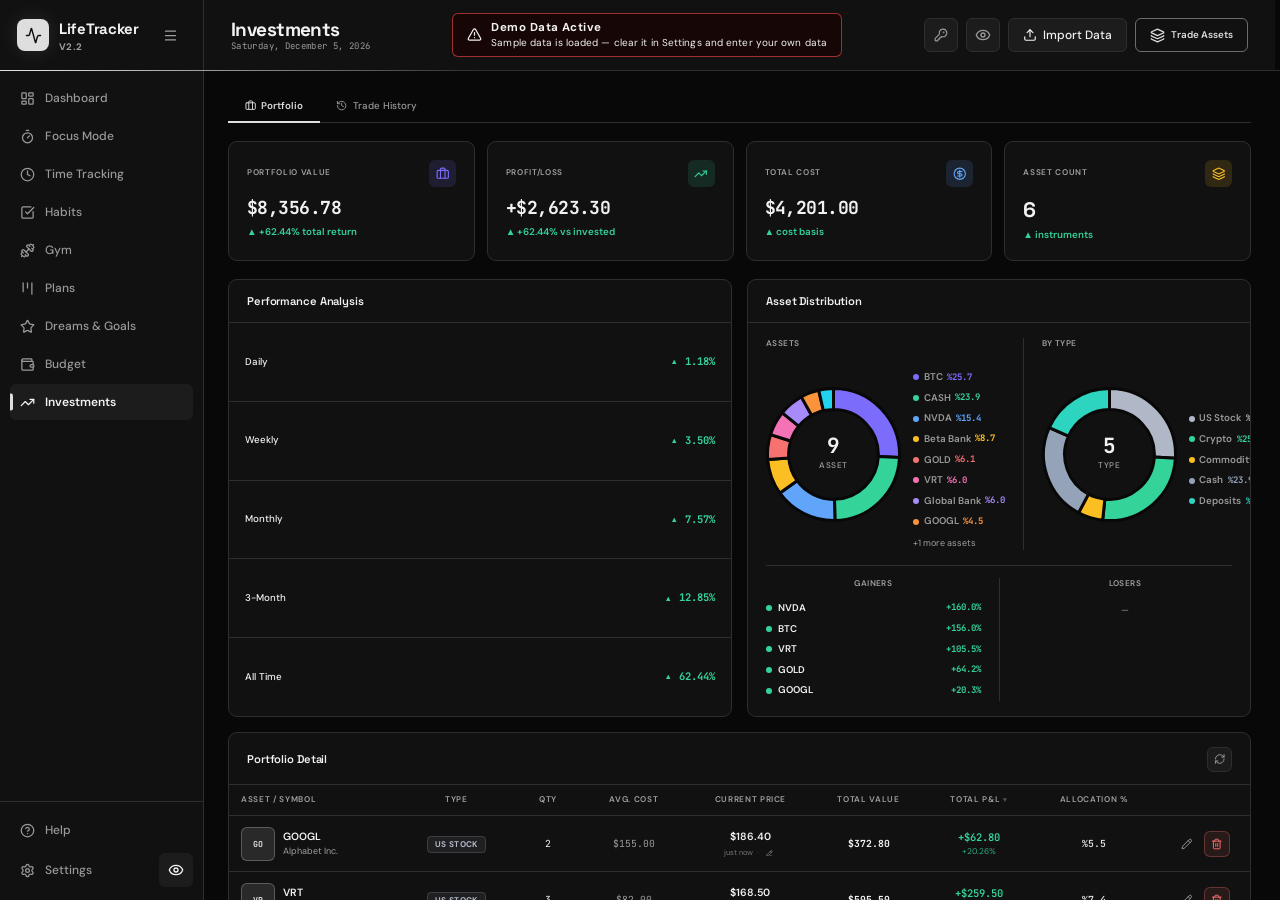
<file: investments.html>
﻿<!DOCTYPE html>
<html lang="tr">
<head>
<script>/*lt-build*/(function(){try{var b=1791134147,k="lt_build",s=+localStorage.getItem(k)||0;if(b>s){localStorage.setItem(k,b);sessionStorage.removeItem("lt_bl")}else if(b<s){var n=+sessionStorage.getItem("lt_bl")||0;if(n<2){sessionStorage.setItem("lt_bl",n+1);location.reload()}}else sessionStorage.removeItem("lt_bl")}catch(e){}})();</script>
<meta charset="UTF-8"><meta name="color-scheme" content="only light"><meta name="viewport" content="width=device-width,initial-scale=1.0">
<title>Investments — LifeTracker</title>
<link rel="icon" type="image/svg+xml" href="favicon.svg">
<script>try{var _lt=JSON.parse(localStorage.getItem('lt_settings'));var _t=_lt&&_lt.theme?_lt.theme:'dark';if(_t!=='dark')document.documentElement.setAttribute('data-theme',_t);document.documentElement.style.fontSize=(16*(_lt&&_lt.uiScale?_lt.uiScale:0.75))+'px';if(localStorage.getItem('lt_sidebar_collapsed')==='true')document.documentElement.classList.add('sb-collapsed');}catch(e){}</script>
<link rel="preconnect" href="https://fonts.googleapis.com">
<link rel="preconnect" href="https://fonts.gstatic.com" crossorigin>
<link href="https://fonts.googleapis.com/css2?family=Space+Grotesk:wght@400;500;600;700&family=DM+Sans:ital,opsz,wght@0,9..40,400;0,9..40,500;0,9..40,600;1,9..40,400&family=JetBrains+Mono:wght@400;500;600&display=swap" rel="stylesheet">
<link rel="stylesheet" href="css/reset.css?v=78fa3c5f">
<link rel="stylesheet" href="css/variables.css?v=e413d4b8">
<link rel="stylesheet" href="css/layout.css?v=994a034b">
<link rel="stylesheet" href="css/components.css?v=ef988b1f">
<link rel="stylesheet" href="css/charts.css?v=9979ec7b">
<link rel="stylesheet" href="css/mobile.css?v=2fe52b39">
<link rel="stylesheet" href="css/cdp-style.css?v=b0dd8fc3">
<link rel="stylesheet" href="css/dropdown-style.css?v=b89bc68f">
<link rel="stylesheet" href="css/checkbox-style.css?v=80b22da2">
<link rel="stylesheet" href="css/tooltip-style.css?v=c7b7ec70">
<link rel="stylesheet" href="css/modal-style.css?v=ff76ce00">
<script src="js/vendor/chart.umd.min.js?v=31298e4d"></script>
<script src="js/vendor/lucide.min.js?v=7f8ffd42"></script>
<style>
@keyframes spin { to { transform: rotate(360deg); } }
.acc-action-btn {
  height:34px; display:flex; align-items:center; gap:6px; padding:0 14px;
  background:transparent; border:1px solid color-mix(in srgb, var(--accent) 45%, transparent);
  border-radius:var(--radius-sm); color:var(--accent); cursor:pointer;
  font-family:var(--font-body); font-size:0.8125rem; font-weight:600;
  transition:background .15s, border-color .15s, color .15s, box-shadow .15s;
}
.acc-action-btn svg { color:var(--accent); }
.acc-action-btn:hover {
  background: color-mix(in srgb, var(--accent) 12%, transparent);
  border-color: var(--accent); color:var(--accent);
  box-shadow: 0 0 12px color-mix(in srgb, var(--accent) 30%, transparent);
}
.dep-view-btn {
  display:flex; align-items:center; gap:6px; padding:0 12px; height:100%;
  border:none; cursor:pointer; white-space:nowrap;
  font-family:var(--font-body); font-size:0.8125rem; font-weight:600;
  border-radius:calc(var(--radius-sm) - 1px);
  transition:background .15s, color .15s, box-shadow .15s;
}
.dep-view-btn.active {
  background:color-mix(in srgb,var(--accent) 20%,transparent);
  color:var(--accent);
  box-shadow:inset 0 0 0 1px color-mix(in srgb,var(--accent) 45%,transparent),
             0 0 8px color-mix(in srgb,var(--accent) 22%,transparent);
}
.dep-view-btn.active svg { color:var(--accent); }
.dep-view-btn:not(.active) { background:transparent; color:var(--text-muted); }
.dep-view-btn:not(.active) svg { color:var(--text-muted); }
.dep-view-btn:not(.active):hover {
  background:color-mix(in srgb,var(--accent) 10%,transparent);
  color:var(--text-secondary);
}
.dep-view-btn:not(.active):hover svg { color:var(--text-secondary); }
/* ── Investments page-specific ─────────────────────────── */
.state-screen {
  display: flex;
  flex: 1;
  align-items: center;
  justify-content: center;
  padding: 2.5rem 1.5rem;
  min-height: calc(100vh - var(--topbar-height));
}
.inv-card {
  background: var(--bg-surface);
  border: 1px solid var(--border);
  border-radius: var(--radius-lg);
  padding: 2.5rem;
  width: 100%;
  max-width: 26.25rem;
  box-shadow: var(--shadow-lg);
  text-align: center;
}
/* Auth tabs */
.auth-tabs {
  display: flex;
  background: var(--bg-elevated);
  border-radius: var(--radius-sm);
  padding: 0.25rem;
  margin-bottom: 1.75rem;
  border: 1px solid var(--border);
}
.auth-tab {
  flex: 1;
  padding: 0.5rem;
  border-radius: 0.375rem;
  font-size: 0.875rem;
  font-weight: 500;
  color: var(--text-secondary);
  background: transparent;
  border: none;
  cursor: pointer;
  transition: all var(--transition-fast);
  font-family: var(--font-body);
}
.auth-tab.active {
  background: var(--accent);
  color: var(--accent-contrast, #fff);
  box-shadow: 0 0 12px var(--accent-glow);
}
/* Paywall features */
.paywall-feats {
  text-align: left;
  background: var(--bg-elevated);
  border: 1px solid var(--border);
  border-radius: var(--radius-sm);
  padding: 1rem 1.25rem;
  margin: 1.5rem 0;
  display: flex;
  flex-direction: column;
  gap: 0.625rem;
}
.paywall-feat {
  display: flex;
  align-items: center;
  gap: 0.625rem;
  font-size: 0.875rem;
  color: var(--text-secondary);
}
.paywall-feat::before {
  content: '✓';
  color: var(--green);
  font-weight: 700;
  font-size: 0.8125rem;
  width: 1.125rem;
  flex-shrink: 0;
}
/* Loading spinner */
@keyframes spin { to { transform: rotate(360deg); } }
.spinning { animation: spin 0.9s linear infinite; }
.load-ring {
  width: 3rem; height: 3rem;
  border-radius: 50%;
  border: 3px solid var(--bg-elevated);
  border-top-color: var(--accent);
  animation: spin 0.9s linear infinite;
  margin-bottom: 1rem;
}
/* Exchange selector custom style */
.exchange-opt-flag { margin-right: 0.375rem; }
/* Form row utility */
.form-row { display: grid; grid-template-columns: 1fr 1fr; gap: 1rem; }
/* PnL period dropdown — semi-transparent */
.dd-pnl-menu {
  background: rgba(14, 14, 22, 0.82);
  backdrop-filter: blur(12px);
  -webkit-backdrop-filter: blur(12px);
  border-color: rgba(255,255,255,.09);
  min-width: 10.625rem;
}
.dd-pnl-menu .dd-item { justify-content: flex-start; }
.dd-pnl-menu .dd-item-label { text-align: left; font-size: 0.8125rem; }
.dd-pnl-menu .dd-item-check { margin-left: auto; }
/* ── Asset row drag & drop ───────────────────────────────── */
.inv-asset-row { cursor: grab; }
.inv-asset-row button { cursor: pointer; }
.inv-asset-row.inv-dragging { opacity: 0.35; cursor: grabbing; }
.inv-asset-row.inv-drag-over-top { box-shadow: inset 0 2px 0 var(--accent); }
.inv-asset-row.inv-drag-over-bot { box-shadow: inset 0 -2px 0 var(--accent); }
/* ── Deposit panel title alignment ──────────────────────── */
#dep-list .panel-header { padding-left: 1.25rem; }
/* ── Deposit row hover ───────────────────────────────────── */
.dep-dep-row:hover { background: var(--bg-elevated); }
/* ── Deposit row drag & drop ─────────────────────────────── */
.dep-dep-row { cursor: grab; }
.dep-dep-row button { cursor: pointer; }
.dep-dep-row.dep-dragging { opacity: 0.35; cursor: grabbing; }
.dep-dep-row.dep-drag-over-top {
  box-shadow: inset 0 3px 0 var(--accent);
  background: color-mix(in srgb, var(--accent) 6%, transparent);
}
.dep-dep-row.dep-drag-over-bot {
  box-shadow: inset 0 -3px 0 var(--accent);
  background: color-mix(in srgb, var(--accent) 6%, transparent);
}
/* ── Trade action option cards ── */
.inv-trade-option {
  display:flex; flex-direction:column; gap:0.3125rem;
  padding:0.875rem 1.125rem; border-radius:0.625rem;
  border:1px solid var(--border); background:var(--bg-elevated);
  cursor:pointer; text-align:left; width:100%;
  transition:border-color .15s, background .15s;
  font-family:var(--font-body);
}
.inv-trade-option .opt-title { font-size:0.875rem; font-weight:600; }
.inv-trade-option .opt-desc  { font-size:0.75rem; color:var(--text-muted); }
.inv-trade-option.opt-new  { border-color:#22D3EE50; background:#22D3EE08; }
.inv-trade-option.opt-new .opt-title  { color:#22D3EE; }
.inv-trade-option.opt-new:hover  { border-color:#22D3EE; background:#22D3EE18; }
.inv-trade-option.opt-buy  { border-color:#34D39950; background:#34D39908; }
.inv-trade-option.opt-buy .opt-title  { color:#34D399; }
.inv-trade-option.opt-buy:hover  { border-color:#34D399; background:#34D39920; }
.inv-trade-option.opt-sell { border-color:#FB923C50; background:#FB923C08; }
.inv-trade-option.opt-sell .opt-title { color:#FB923C; }
.inv-trade-option.opt-sell:hover { border-color:#FB923C; background:#FB923C20; }
.inv-trade-option.opt-dep  { border-color:#A78BFA50; background:#A78BFA08; }
.inv-trade-option.opt-dep .opt-title  { color:#A78BFA; }
.inv-trade-option.opt-dep:hover  { border-color:#A78BFA; background:#A78BFA20; }
/* ── Trade row action buttons ───────────────────────────── */
.trade-act-btn {
  display:inline-flex; align-items:center; justify-content:center;
  width:1.75rem; height:1.75rem; border-radius:var(--radius-sm);
  cursor:pointer; flex-shrink:0;
  transition:background .15s, border-color .15s, color .15s;
}
.trade-act-edit {
  border:1px solid var(--border); background:var(--bg-elevated); color:var(--text-secondary);
}
.trade-act-edit:hover {
  border-color:var(--accent);
  background:color-mix(in srgb, var(--accent) 12%, transparent);
  color:var(--accent);
}
.trade-act-del {
  border:1px solid color-mix(in srgb, var(--red) 50%, transparent);
  background:color-mix(in srgb, var(--red) 6%, transparent);
  color:var(--red);
}
.trade-act-del:hover {
  border-color:var(--red);
  background:color-mix(in srgb, var(--red) 18%, transparent);
  color:var(--red);
}
#tradesBody td { vertical-align:middle; }
#tradesBody td:last-child { text-align:right; padding-right:1.5rem; }
.bview-bar {
  display: flex;
  gap: 0;
  border-bottom: 1px solid var(--border);
  margin-bottom: 1.5rem;
}
.bvtab {
  padding: 0.625rem 1.375rem;
  font-size: 0.8125rem;
  font-weight: 500;
  color: var(--text-secondary);
  background: transparent;
  border: none;
  border-bottom: 2px solid transparent;
  cursor: pointer;
  transition: all var(--transition-fast);
  font-family: var(--font-body);
  display: flex;
  align-items: center;
  gap: 0.4375rem;
  margin-bottom: -1px;
  white-space: nowrap;
}
.bvtab:hover { color: var(--text-primary); }
.bvtab.active { color: var(--accent); border-bottom-color: var(--accent); font-weight: 600; }
.bvtab svg { width: 0.9375rem; height: 0.9375rem; }
#view-portfolio.inv-view-hidden, #view-trades.inv-view-hidden { display: none !important; }
</style>
</head>
<body>
<div class="app-layout">
  <aside class="sidebar">
    <div class="sidebar-logo">
      <div class="sidebar-logo-icon"><svg data-lucide="activity"></svg></div>
      <span class="sidebar-logo-text">LifeTracker</span>
    </div>
    <nav class="sidebar-nav">
      <a href="index.html"       class="nav-link" data-tooltip="nav_dashboard" data-tooltip-i18n data-tooltip-pos="right"><svg data-lucide="layout-dashboard"></svg><span class="nav-label" data-i18n="nav_dashboard">Dashboard</span></a>
      <a href="focusmode.html"    class="nav-link" data-tooltip="nav_pomodoro" data-tooltip-i18n data-tooltip-pos="right"><svg data-lucide="timer"></svg><span class="nav-label" data-i18n="nav_pomodoro">Focus Mode</span></a>
      <a href="timelog.html"        class="nav-link" data-tooltip="nav_time" data-tooltip-i18n data-tooltip-pos="right"><svg data-lucide="clock"></svg><span class="nav-label" data-i18n="nav_time">Zaman Takibi</span></a>
      <a href="habits.html"      class="nav-link" data-tooltip="nav_habits" data-tooltip-i18n data-tooltip-pos="right"><svg data-lucide="check-square"></svg><span class="nav-label" data-i18n="nav_habits">Alışkanlıklar</span></a>
      <a href="gym.html"         class="nav-link" data-tooltip="nav_gym" data-tooltip-i18n data-tooltip-pos="right"><svg data-lucide="dumbbell"></svg><span class="nav-label" data-i18n="nav_gym">Spor</span></a>
      <a href="plans.html"       class="nav-link" data-tooltip="nav_plans" data-tooltip-i18n data-tooltip-pos="right"><svg data-lucide="kanban"></svg><span class="nav-label" data-i18n="nav_plans">Planlar</span></a>
      <a href="goals.html"       class="nav-link" data-tooltip="nav_goals" data-tooltip-i18n data-tooltip-pos="right"><svg data-lucide="star"></svg><span class="nav-label" data-i18n="nav_goals">Hayaller & Hedefler</span></a>
      <a href="budget.html"      class="nav-link" data-tooltip="nav_budget" data-tooltip-i18n data-tooltip-pos="right"><svg data-lucide="wallet"></svg><span class="nav-label" data-i18n="nav_budget">Bütçe</span></a>
      <a href="investments.html" class="nav-link active" data-tooltip="nav_investments" data-tooltip-i18n data-tooltip-pos="right"><svg data-lucide="trending-up"></svg><span class="nav-label" data-i18n="nav_investments">Yatırım</span></a>
    </nav>
    <!-- FOCUS WIDGET -->
    <div id="focus-sidebar-widget" class="focus-sidebar-widget">
      <a href="focusmode.html" class="fw-link">
        <div class="fw-dot-wrap"><span class="fw-dot"></span></div>
        <div class="fw-body">
          <span class="fw-label">POMODORO</span>
          <span class="fw-time">00:00</span>
          <span class="fw-task"></span>
        </div>
        <span class="fw-icon"><svg data-lucide="chevron-right"></svg></span>
      </a>
    </div>
    <div class="sidebar-footer">
      <button class="btn btn-icon privacy-toggle-btn sidebar-priv-solo" onclick="UI.togglePrivacy()" data-tooltip="privacy_hide" data-tooltip-i18n data-tooltip-pos="right"><svg data-lucide="eye"></svg></button>
      <a href="#" class="nav-link" onclick="UI._openHelp();return false;" data-tooltip="sidebar_help" data-tooltip-i18n data-tooltip-pos="right"><svg data-lucide="help-circle"></svg><span class="nav-label" data-i18n="sidebar_help">Yardım</span></a>
      <div class="settings-privacy-row">
        <a href="#" class="nav-link" onclick="UI.openSettings();return false;" data-tooltip="sidebar_settings" data-tooltip-i18n data-tooltip-pos="right"><svg data-lucide="settings"></svg><span class="nav-label" data-i18n="sidebar_settings">Ayarlar</span></a>
        <button class="btn btn-icon privacy-toggle-btn sidebar-priv-inline" onclick="UI.togglePrivacy()" data-tooltip="privacy_hide" data-tooltip-i18n data-tooltip-pos="right" style="width:34px;height:34px;min-width:34px;padding:0;flex-shrink:0"><svg data-lucide="eye"></svg></button>
      </div>
    </div>
  </aside>

  <div class="main-content">
    <header class="topbar">
      <div class="topbar-left">
        <h1 class="topbar-title" data-i18n="nav_investments">Yatırım</h1>
        <span class="topbar-subtitle" id="topbar-date"></span>
      </div>
      <div class="topbar-right" style="display:flex;gap:8px;align-items:center">
        <!-- Exchange rate display + manual override -->
        <div id="exchangeRateSection" style="display:flex;align-items:center;background:var(--bg-elevated);border:1px solid var(--border);border-radius:var(--radius-sm);padding:3px 10px 0;height:34px;box-sizing:border-box;white-space:nowrap;gap:0">
          <span style="font-size:13px;color:var(--text-muted);font-family:var(--font-mono);font-weight:600;margin-right:3px;line-height:1;align-self:center">1$=</span>
          <input id="exchangeRateInput" type="number" min="0.01" step="0.1"
                 style="width:4.5ch;background:transparent;border:none;outline:none;font-family:var(--font-mono);font-size:13px;font-weight:700;color:var(--text-primary);padding:0;margin:0;text-align:left;flex-shrink:0;box-sizing:border-box;line-height:1;align-self:center;height:22px"
                 placeholder="45.9" data-tooltip="inv_rate_input_title" data-tooltip-i18n
                 oninput="this.style.width=(this.value.length||4)+0.3+'ch'">
          <span id="rateCurrencySymbol" style="font-family:var(--font-mono);font-size:13px;font-weight:600;color:var(--accent);margin-left:2px;line-height:1;align-self:center">₺</span>
          <span id="rateUpdateInfo" style="font-size:11px;color:var(--text-muted);white-space:nowrap;margin-left:7px;padding-left:7px;border-left:1px solid var(--border);line-height:1;align-self:center"></span>
        </div>
        <!-- Currency toggle -->
        <div id="currencyToggleSection" style="display:flex;background:var(--bg-elevated);border:1px solid var(--border);border-radius:var(--radius-sm);padding:2px;gap:2px;height:34px;box-sizing:border-box">
          <button id="toggleUSER" class="btn btn-primary"
                  onclick="Investments.setDisplayCurrency(Investments.getUserCurrencyCode())"
                  style="border-radius:5px;border:none;min-width:58px;padding:0 10px;font-size:12px;font-weight:600;height:100%">₺ TRY</button>
          <button id="toggleUSD" class="btn btn-secondary"
                  onclick="Investments.setDisplayCurrency('USD')"
                  style="border-radius:5px;border:none;min-width:58px;padding:0 10px;font-size:12px;font-weight:600;height:100%">$ USD</button>
        </div>
        <button id="apiKeyBtn" class="btn btn-icon btn-secondary" onclick="UI.openSettings('api')"
                data-tooltip="inv_api_keys_title" data-tooltip-i18n
                style="color:var(--text-secondary);width:34px;height:34px">
          <svg data-lucide="key-round"></svg>
        </button>
        <button class="btn btn-icon btn-secondary privacy-toggle-btn" id="privacy-toggle-btn"
                onclick="UI.togglePrivacy()" data-tooltip="privacy_hide" data-tooltip-i18n
                style="color:var(--text-secondary);width:34px;height:34px">
          <svg data-lucide="eye"></svg>
        </button>
        <button id="inv-tb-import" class="btn btn-secondary" onclick="Investments.triggerImport()" style="display:flex;align-items:center;gap:6px;height:34px"><svg data-lucide="upload"></svg><span data-i18n="import_data_btn">Veri Aktar</span></button>
        <button id="tradeHistBtn" class="btn btn-secondary" onclick="Investments.openTradeHistModal()" style="display:none;align-items:center;gap:6px;height:34px"><svg data-lucide="history"></svg><span data-i18n="inv_history_btn">Geçmiş</span></button>
        <button id="tradeActionBtn" class="acc-action-btn" onclick="Investments.openTradeDropdown(this)">
          <svg data-lucide="layers" style="width:15px;height:15px;flex-shrink:0"></svg>
          <span data-i18n="inv_trade_action">Varlık Al/Sat</span>
        </button>
      </div>
    </header>

    <!-- ── PORTFOLIO CONTENT ──────────────────────────────── -->
    <main class="page-content" id="portfolioContent">

      <div class="bview-bar">
        <button class="bvtab active" id="tab-portfolio" onclick="Investments.setView('portfolio')">
          <svg data-lucide="briefcase"></svg> <span data-i18n="inv_tab_portfolio">Portföy</span>
        </button>
        <button class="bvtab" id="tab-trades" onclick="Investments.setView('trades')">
          <svg data-lucide="history"></svg> <span data-i18n="inv_tab_trades">İşlem Geçmişi</span>
        </button>
      </div>

      <div id="view-portfolio">

        <!-- KPI cards -->
        <div class="kpi-grid" id="kpi-grid" style="will-change:transform"></div>

        <!-- Allocation chart + type summary -->
        <div class="content-grid grid-2" style="margin-bottom:1.25rem">
          <div class="panel" style="display:flex;flex-direction:column">
            <div class="panel-header"><span class="panel-title" data-i18n="inv_perf_panel">Getiri Analizi</span></div>
            <div class="panel-body" id="perf-panel" style="padding:0;flex:1"></div>
          </div>

          <div class="panel" style="display:flex;flex-direction:column">
            <div class="panel-header"><span class="panel-title" data-i18n="inv_dist_panel">Varlık Dağılımı</span></div>
            <div class="panel-body" style="flex:1;display:flex;flex-direction:column">
              <div id="inv-pie-container" style="flex:1;display:flex"></div>
              <div id="alloc-performers"></div>
            </div>
          </div>
        </div>

        <!-- Portfolio detail table -->
        <div class="panel">
          <div class="panel-header">
            <span class="panel-title" data-i18n="inv_portfolio_panel">Portföy Detayı</span>
            <div style="display:flex;align-items:center;gap:0.625rem">
              <div id="priceStatusBadge" style="display:none;align-items:center;gap:0.3125rem;font-size:0.75rem;color:var(--text-muted)"></div>
              <button class="btn btn-icon btn-secondary" id="refreshPricesBtn"
                      onclick="Investments.refreshPrices()" data-tooltip="inv_refresh_title" data-tooltip-i18n
                      style="color:var(--text-secondary)">
                <svg data-lucide="refresh-cw"></svg>
              </button>
            </div>
          </div>
          <div class="table-container">
            <table class="data-table">
              <thead><tr>
                <th data-i18n="inv_col_asset">Varlık / Sembol</th>
                <th style="text-align:center" data-i18n="inv_col_type">Tür</th>
                <th style="text-align:center" data-i18n="inv_col_qty">Adet</th>
                <th style="text-align:center" data-i18n="inv_col_cost">Ort. Maliyet</th>
                <th style="text-align:center" data-i18n="inv_col_price">Güncel Fiyat</th>
                <th style="text-align:center" data-i18n="inv_col_value">Toplam Değer</th>
                <th style="text-align:center;cursor:pointer;user-select:none;white-space:nowrap" id="pnl-col-th" data-i18n="inv_col_pnl" data-tooltip="inv_pnl_toggle_title" data-tooltip-i18n>Toplam K/Z</th>
                <th style="text-align:center" data-i18n="inv_col_pct">Dağılım %</th>
                <th></th>
              </tr></thead>
              <tbody id="assetBody"></tbody>
            </table>
          </div>
        </div>

        <!-- Deposit panel -->
        <div class="panel" id="dep-panel" style="overflow:visible;margin-top:1.5rem">
          <div id="dep-list"></div>
        </div>

      </div><!-- /#view-portfolio -->

      <div id="view-trades" class="inv-view-hidden">

        <!-- Stocks/ETF trade history panel -->
        <div id="trades-inv-panel">
        <div class="panel">
          <div class="panel-header">
            <span class="panel-title" style="font-size:1.0625rem" data-i18n="inv_tab_hist">İşlem Geçmişi</span>
            <div style="display:flex;gap:0.5rem;align-items:center">
              <div style="display:flex;background:var(--bg-elevated);border:1px solid var(--border);border-radius:var(--radius-sm);padding:2px;gap:2px;height:1.875rem;box-sizing:border-box">
                <button id="tradeSubViewInv" class="btn btn-primary"
                        onclick="Investments.setTradeSubView('inv')"
                        style="border-radius:5px;border:none;padding:0 10px;font-size:0.75rem;font-weight:600;height:100%;white-space:nowrap"
                        data-i18n="inv_sub_stocks">Borsa / ETF</button>
                <button id="tradeSubViewDep" class="btn btn-secondary"
                        onclick="Investments.setTradeSubView('dep')"
                        style="border-radius:5px;border:none;padding:0 10px;font-size:0.75rem;font-weight:600;height:100%;white-space:nowrap"
                        data-i18n="inv_tab_deposits">Mevduat</button>
              </div>
              <div class="search-wrap" style="min-width:12.5rem">
                <svg data-lucide="search"></svg>
                <input class="form-control" id="tradeSearch" oninput="Investments.onTradeSearch()"
                  style="height:2.125rem;padding-top:0;padding-bottom:0;box-sizing:border-box"
                  placeholder="Sembol, isim..." data-i18n-placeholder="inv_trade_search">
              </div>
              <div style="position:relative;display:inline-flex;height:2.125rem;flex-shrink:0">
                <button type="button" id="tradeFilterDateBtn" onclick="Investments.toggleTradeFilter()"
                  style="display:flex;align-items:center;gap:0.375rem;padding:0 0.625rem;height:2.125rem;
                         box-sizing:border-box;background:var(--bg-elevated);border:1px solid var(--border);
                         border-radius:var(--radius-sm);cursor:pointer;white-space:nowrap">
                  <svg data-lucide="calendar" style="width:0.9375rem;height:0.9375rem;color:var(--text-muted);flex-shrink:0"></svg>
                  <span id="tradeFilterDateLabel" style="font-size:0.8125rem;color:var(--text-secondary)" data-i18n="inv_trade_filter_all">Tüm Tarihler</span>
                </button>
              </div>
            </div>
          </div>
          <input type="hidden" id="tradeFilterFrom" value="">
          <input type="hidden" id="tradeFilterTo" value="">
          <div class="table-container">
            <table class="data-table">
              <thead><tr>
                <th data-i18n="lbl_date">Tarih</th>
                <th style="text-align:center" data-i18n="inv_col_trade_type">İşlem</th>
                <th data-i18n="inv_col_asset">Varlık</th>
                <th style="text-align:center" data-i18n="inv_col_qty">Adet</th>
                <th style="text-align:center" data-i18n="inv_col_trade_price">Fiyat</th>
                <th style="text-align:center" data-i18n="inv_pnl">K/Z</th>
                <th style="text-align:right;padding-right:1.5rem"></th>
              </tr></thead>
              <tbody id="tradesBody"></tbody>
            </table>
          </div>
        </div>
        </div><!-- /#trades-inv-panel -->

        <!-- Deposit history panel -->
        <div id="trades-dep-panel" style="display:none"></div>

      </div><!-- /#view-trades -->

    </main><!-- /#portfolioContent -->
  </div><!-- /.main-content -->
</div><!-- /.app-layout -->


<div class="toast-container" id="toast-container"></div>
<input type="file" id="lt-inv-import-file" accept=".json" style="display:none" onchange="Investments.importData(this)">
<script src="js/store.js?v=4efc5103"></script>
<script src="js/ui.js?v=95909f82"></script>
<script src="js/modal-core.js?v=333313fc"></script>
<script src="js/delete-manager.js?v=fe458657"></script>
<script src="js/cdp-core.js?v=21acda97"></script>
<script src="js/dropdown-core.js?v=78dd615c"></script>
<script src="js/checkbox-core.js?v=a1c44c43"></script>
<script src="js/tooltip-core.js?v=61ec9dfd"></script>
<script src="js/charts.js?v=e2afa1e6"></script>
<script src="js/inv-pie-charts.js?v=793b40ce"></script>
<script src="js/investments.js?v=2dfb3605"></script>
<script src="js/focus-widget.js?v=61498ffd"></script>
<script>
  lucide.createIcons();
  Investments.init();
  if (window.innerWidth <= 768) window.dispatchEvent(new Event('resize'));
</script>
</body>
</html>
</file>
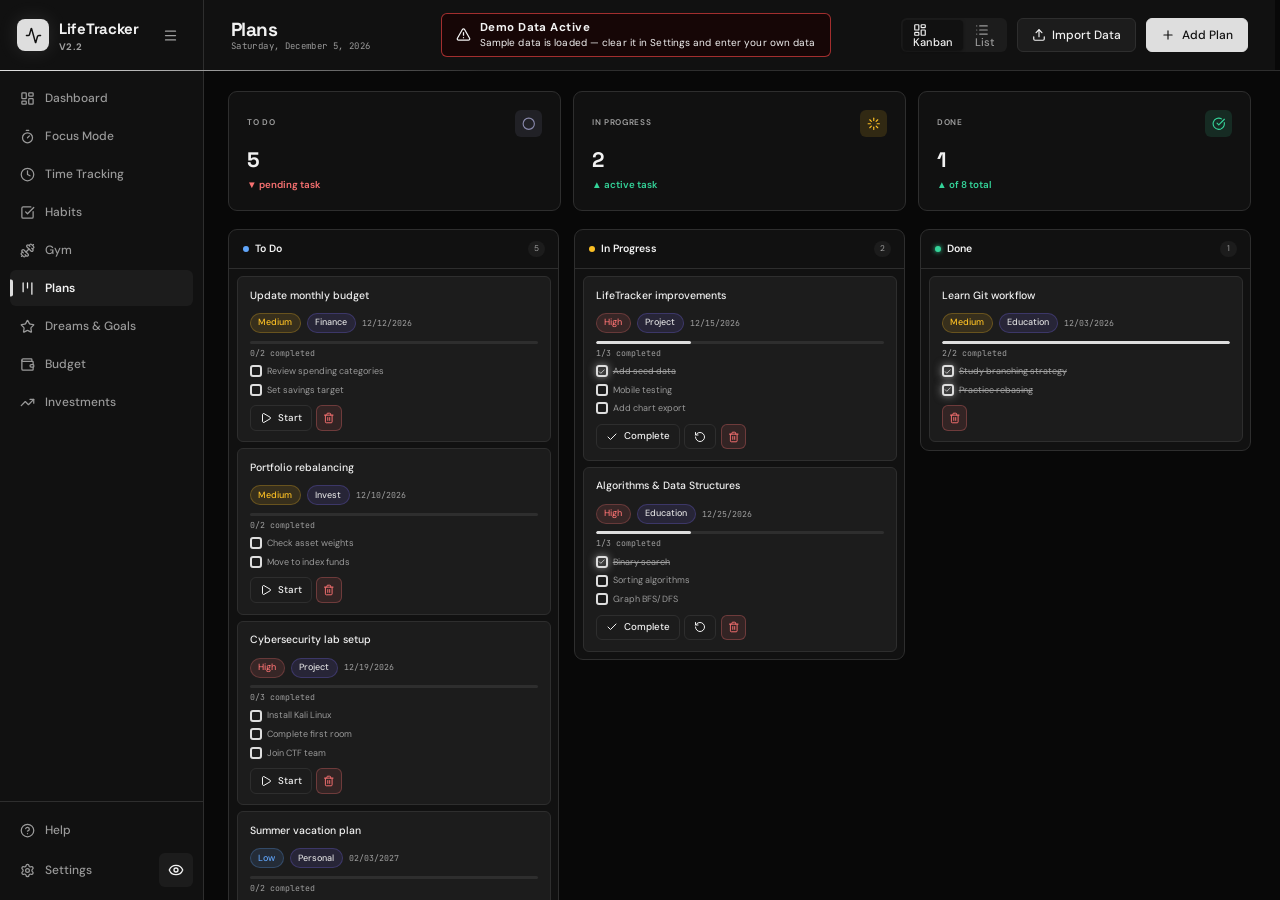
<file: plans.html>
﻿<!DOCTYPE html>
<html lang="tr">
<head>
<script>/*lt-build*/(function(){try{var b=1791134147,k="lt_build",s=+localStorage.getItem(k)||0;if(b>s){localStorage.setItem(k,b);sessionStorage.removeItem("lt_bl")}else if(b<s){var n=+sessionStorage.getItem("lt_bl")||0;if(n<2){sessionStorage.setItem("lt_bl",n+1);location.reload()}}else sessionStorage.removeItem("lt_bl")}catch(e){}})();</script>
<meta charset="UTF-8"><meta name="color-scheme" content="only light"><meta name="viewport" content="width=device-width,initial-scale=1.0">
<title>Plans — LifeTracker</title>
<link rel="icon" type="image/svg+xml" href="favicon.svg">
<script>try{var _lt=JSON.parse(localStorage.getItem('lt_settings'));var _t=_lt&&_lt.theme?_lt.theme:'dark';if(_t!=='dark')document.documentElement.setAttribute('data-theme',_t);document.documentElement.style.fontSize=(16*(_lt&&_lt.uiScale?_lt.uiScale:0.75))+'px';if(localStorage.getItem('lt_sidebar_collapsed')==='true')document.documentElement.classList.add('sb-collapsed');}catch(e){}</script>
<link rel="preconnect" href="https://fonts.googleapis.com">
<link rel="preconnect" href="https://fonts.gstatic.com" crossorigin>
<link href="https://fonts.googleapis.com/css2?family=Space+Grotesk:wght@400;500;600;700&family=DM+Sans:ital,opsz,wght@0,9..40,400;0,9..40,500;0,9..40,600;1,9..40,400&family=JetBrains+Mono:wght@400;500;600&display=swap" rel="stylesheet">
<link rel="stylesheet" href="css/reset.css?v=78fa3c5f">
<link rel="stylesheet" href="css/variables.css?v=e413d4b8">
<link rel="stylesheet" href="css/layout.css?v=994a034b">
<link rel="stylesheet" href="css/components.css?v=ef988b1f">
<link rel="stylesheet" href="css/charts.css?v=9979ec7b">
<link rel="stylesheet" href="css/mobile.css?v=2fe52b39">
<link rel="stylesheet" href="css/cdp-style.css?v=b0dd8fc3">
<link rel="stylesheet" href="css/dropdown-style.css?v=b89bc68f">
<link rel="stylesheet" href="css/checkbox-style.css?v=80b22da2">
<link rel="stylesheet" href="css/tooltip-style.css?v=c7b7ec70">
<link rel="stylesheet" href="css/modal-style.css?v=ff76ce00">
<script src="js/vendor/chart.umd.min.js?v=31298e4d"></script>
<script src="js/vendor/lucide.min.js?v=7f8ffd42"></script>
</head>
<body>
<div class="app-layout">
  <aside class="sidebar">
    <div class="sidebar-logo">
      <div class="sidebar-logo-icon"><svg data-lucide="activity"></svg></div>
      <span class="sidebar-logo-text">LifeTracker</span>
    </div>
    <nav class="sidebar-nav">
      <a href="index.html"       class="nav-link" data-tooltip="nav_dashboard" data-tooltip-i18n data-tooltip-pos="right"><svg data-lucide="layout-dashboard"></svg><span class="nav-label" data-i18n="nav_dashboard">Dashboard</span></a>
      <a href="focusmode.html"    class="nav-link" data-tooltip="nav_pomodoro" data-tooltip-i18n data-tooltip-pos="right"><svg data-lucide="timer"></svg><span class="nav-label" data-i18n="nav_pomodoro">Focus Mode</span></a>
      <a href="timelog.html"        class="nav-link" data-tooltip="nav_time" data-tooltip-i18n data-tooltip-pos="right"><svg data-lucide="clock"></svg><span class="nav-label" data-i18n="nav_time">Zaman Takibi</span></a>
      <a href="habits.html"      class="nav-link" data-tooltip="nav_habits" data-tooltip-i18n data-tooltip-pos="right"><svg data-lucide="check-square"></svg><span class="nav-label" data-i18n="nav_habits">Alışkanlıklar</span></a>
      <a href="gym.html"         class="nav-link" data-tooltip="nav_gym" data-tooltip-i18n data-tooltip-pos="right"><svg data-lucide="dumbbell"></svg><span class="nav-label" data-i18n="nav_gym">Spor</span></a>
      <a href="plans.html"       class="nav-link active" data-tooltip="nav_plans" data-tooltip-i18n data-tooltip-pos="right"><svg data-lucide="kanban"></svg><span class="nav-label" data-i18n="nav_plans">Planlar</span></a>
      <a href="goals.html"       class="nav-link" data-tooltip="nav_goals" data-tooltip-i18n data-tooltip-pos="right"><svg data-lucide="star"></svg><span class="nav-label" data-i18n="nav_goals">Hayaller & Hedefler</span></a>
      <a href="budget.html"      class="nav-link" data-tooltip="nav_budget" data-tooltip-i18n data-tooltip-pos="right"><svg data-lucide="wallet"></svg><span class="nav-label" data-i18n="nav_budget">Bütçe</span></a>
      <a href="investments.html" class="nav-link" data-tooltip="nav_investments" data-tooltip-i18n data-tooltip-pos="right"><svg data-lucide="trending-up"></svg><span class="nav-label" data-i18n="nav_investments">Yatırım</span></a>
    </nav>
    <!-- FOCUS WIDGET -->
    <div id="focus-sidebar-widget" class="focus-sidebar-widget">
      <a href="focusmode.html" class="fw-link">
        <div class="fw-dot-wrap"><span class="fw-dot"></span></div>
        <div class="fw-body">
          <span class="fw-label">POMODORO</span>
          <span class="fw-time">00:00</span>
          <span class="fw-task"></span>
        </div>
        <span class="fw-icon"><svg data-lucide="chevron-right"></svg></span>
      </a>
    </div>
    <div class="sidebar-footer">
      <button class="btn btn-icon privacy-toggle-btn sidebar-priv-solo" onclick="UI.togglePrivacy()" data-tooltip="privacy_hide" data-tooltip-i18n data-tooltip-pos="right"><svg data-lucide="eye"></svg></button>
      <a href="#" class="nav-link" onclick="UI._openHelp();return false;" data-tooltip="sidebar_help" data-tooltip-i18n data-tooltip-pos="right"><svg data-lucide="help-circle"></svg><span class="nav-label" data-i18n="sidebar_help">Yardım</span></a>
      <div class="settings-privacy-row">
        <a href="#" class="nav-link" onclick="UI.openSettings();return false;" data-tooltip="sidebar_settings" data-tooltip-i18n data-tooltip-pos="right"><svg data-lucide="settings"></svg><span class="nav-label" data-i18n="sidebar_settings">Ayarlar</span></a>
        <button class="btn btn-icon privacy-toggle-btn sidebar-priv-inline" onclick="UI.togglePrivacy()" data-tooltip="privacy_hide" data-tooltip-i18n data-tooltip-pos="right" style="width:34px;height:34px;min-width:34px;padding:0;flex-shrink:0"><svg data-lucide="eye"></svg></button>
      </div>
    </div>
  </aside>

  <div class="main-content">
    <header class="topbar">
      <div class="topbar-left">
        <h1 class="topbar-title" data-i18n="nav_plans">Planlar</h1>
        <span class="topbar-subtitle" id="topbar-date"></span>
      </div>
      <div class="topbar-right">
        <div class="toggle-group">
          <button class="toggle-btn active" id="toggleKanban"><svg data-lucide="layout-dashboard" style="width:14px;height:14px"></svg><span data-i18n="plans_kanban_view">Kanban</span></button>
          <button class="toggle-btn" id="toggleList"><svg data-lucide="list" style="width:14px;height:14px"></svg><span data-i18n="plans_list_view">Liste</span></button>
        </div>
        <button class="btn btn-secondary" onclick="Plans.triggerImport()" style="display:flex;align-items:center;gap:6px"><svg data-lucide="upload"></svg><span data-i18n="import_data_btn">Veri Aktar</span></button>
        <button class="btn btn-primary" id="addPlanBtn"><svg data-lucide="plus"></svg><span data-i18n="plans_add_btn">Plan Ekle</span></button>
      </div>
    </header>

    <main class="page-content">
      <div class="kpi-grid kpi-grid-3" id="kpi-grid"></div>
      <div id="plans-content"></div>
    </main>
  </div>
</div>

<style>
/* ── Plan card header ─────────────────────── */
.plan-card-header { display:flex; align-items:flex-start; gap:6px; justify-content:space-between; }
.plan-edit-btn { flex-shrink:0; opacity:0; transition:opacity .15s; width:1.625rem; height:1.625rem; padding:0; }
.kanban-card:hover .plan-edit-btn { opacity:1; }

/* ── Subtask progress bar ─────────────────── */
.plan-sub-progress-wrap { height:3px; background:var(--border); border-radius:2px; margin:0.625rem 0 0.25rem; overflow:hidden; }
.plan-sub-progress-bar { height:100%; background:var(--accent); border-radius:2px; transition:width .3s ease; }
.plan-sub-count { font-size:0.6875rem; color:var(--text-muted); font-family:var(--font-mono); margin-bottom:0.375rem; }

/* ── Subtask list (kanban card) ───────────── */
.plan-sub-list { display:flex; flex-direction:column; gap:0.25rem; margin-bottom:0.125rem; }
.plan-sub-item { display:flex; align-items:center; gap:0.4375rem; cursor:pointer; padding:0.125rem 0; }
.plan-sub-item { cursor:pointer; }
.plan-sub-label { font-size:0.75rem; color:var(--text-secondary); line-height:1.4; }
.plan-sub-item--done .plan-sub-label { text-decoration:line-through; color:var(--text-muted); }

/* ── Edit modal subtask rows ──────────────── */
.edit-sub-row { display:flex; align-items:center; gap:0.5rem; padding:0.375rem 0; border-bottom:1px solid var(--border); transition:background var(--transition-fast); }
.edit-sub-row:last-child { border-bottom:none; }
.edit-sub-row:hover { background:var(--bg-elevated); border-radius:0.375rem; }
.edit-sub-label { flex:1; font-size:0.8125rem; color:var(--text-secondary); line-height:1.4; }
.edit-sub-label--done { text-decoration:line-through; color:var(--text-muted); }

/* Drag handle */
.sub-drag-handle { display:flex; align-items:center; color:var(--text-muted); opacity:.25; cursor:grab; flex-shrink:0; transition:opacity var(--transition-fast); }
.edit-sub-row:hover .sub-drag-handle { opacity:.6; }
.edit-sub-row:hover .sub-drag-handle:hover { opacity:1; }
.edit-sub-row.sub-dragging { opacity:.35; background:var(--bg-elevated) !important; }
.edit-sub-row.sub-drag-over-top { box-shadow:inset 0 2px 0 var(--accent); }
.edit-sub-row.sub-drag-over-bot { box-shadow:inset 0 -2px 0 var(--accent); }

/* Edit & delete buttons */
.edit-sub-edit-btn, .edit-sub-del { opacity:0; transition:opacity var(--transition-fast); width:1.5rem; height:1.5rem; padding:0; flex-shrink:0; }
.edit-sub-row:hover .edit-sub-edit-btn,
.edit-sub-row:hover .edit-sub-del { opacity:1; }
</style>

<div class="toast-container" id="toast-container"></div>
<input type="file" id="lt-plans-import-file" accept=".json" style="display:none" onchange="Plans.importData(this)">
<script src="js/store.js?v=4efc5103"></script>
<script src="js/ui.js?v=95909f82"></script>
<script src="js/modal-core.js?v=333313fc"></script>
<script src="js/delete-manager.js?v=fe458657"></script>
<script src="js/cdp-core.js?v=21acda97"></script>
<script src="js/dropdown-core.js?v=78dd615c"></script>
<script src="js/checkbox-core.js?v=a1c44c43"></script>
<script src="js/tooltip-core.js?v=61ec9dfd"></script>
<script src="js/charts.js?v=e2afa1e6"></script>
<script src="js/plans.js?v=007a412a"></script>
<script src="js/focus-widget.js?v=61498ffd"></script>
<script>lucide.createIcons(); Plans.init();</script>
</body>
</html>
</file>
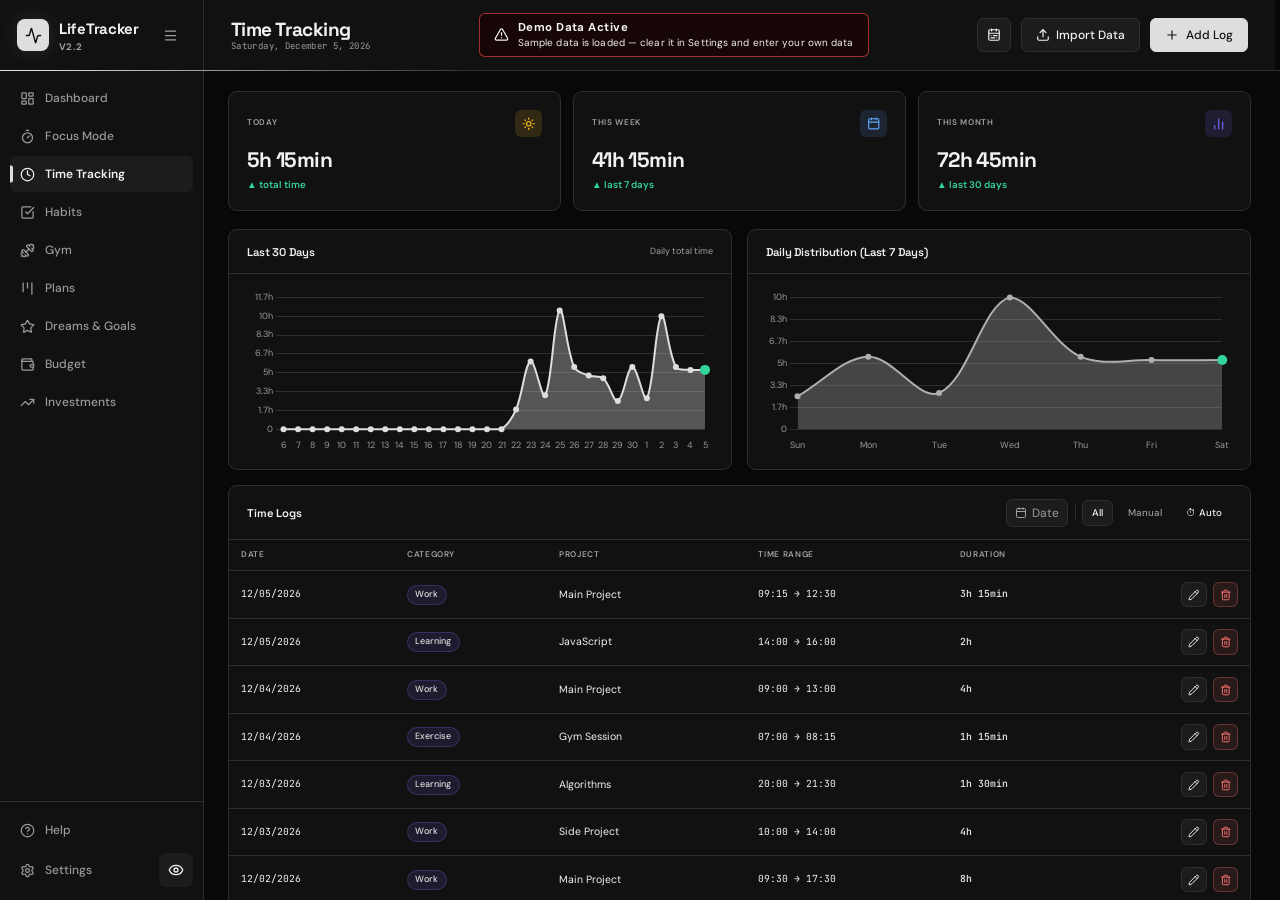
<file: timelog.html>
﻿<!DOCTYPE html>
<html lang="tr">
<head>
<script>/*lt-build*/(function(){try{var b=1791134147,k="lt_build",s=+localStorage.getItem(k)||0;if(b>s){localStorage.setItem(k,b);sessionStorage.removeItem("lt_bl")}else if(b<s){var n=+sessionStorage.getItem("lt_bl")||0;if(n<2){sessionStorage.setItem("lt_bl",n+1);location.reload()}}else sessionStorage.removeItem("lt_bl")}catch(e){}})();</script>
<meta charset="UTF-8"><meta name="color-scheme" content="only light"><meta name="viewport" content="width=device-width,initial-scale=1.0">
<title>Time Tracking — LifeTracker</title>
<link rel="icon" type="image/svg+xml" href="favicon.svg">
<script>try{var _lt=JSON.parse(localStorage.getItem('lt_settings'));var _t=_lt&&_lt.theme?_lt.theme:'dark';if(_t!=='dark')document.documentElement.setAttribute('data-theme',_t);document.documentElement.style.fontSize=(16*(_lt&&_lt.uiScale?_lt.uiScale:0.75))+'px';if(localStorage.getItem('lt_sidebar_collapsed')==='true')document.documentElement.classList.add('sb-collapsed');}catch(e){}</script>
<link rel="preconnect" href="https://fonts.googleapis.com">
<link rel="preconnect" href="https://fonts.gstatic.com" crossorigin>
<link href="https://fonts.googleapis.com/css2?family=Space+Grotesk:wght@400;500;600;700&family=DM+Sans:ital,opsz,wght@0,9..40,400;0,9..40,500;0,9..40,600;1,9..40,400&family=JetBrains+Mono:wght@400;500;600&display=swap" rel="stylesheet">
<link rel="stylesheet" href="css/reset.css?v=78fa3c5f">
<link rel="stylesheet" href="css/variables.css?v=e413d4b8">
<link rel="stylesheet" href="css/layout.css?v=994a034b">
<link rel="stylesheet" href="css/components.css?v=ef988b1f">
<link rel="stylesheet" href="css/charts.css?v=9979ec7b">
<link rel="stylesheet" href="css/mobile.css?v=2fe52b39">
<link rel="stylesheet" href="css/cdp-style.css?v=b0dd8fc3">
<link rel="stylesheet" href="css/ctp-style.css?v=8e466651">
<link rel="stylesheet" href="css/dropdown-style.css?v=b89bc68f">
<link rel="stylesheet" href="css/checkbox-style.css?v=80b22da2">
<link rel="stylesheet" href="css/tooltip-style.css?v=c7b7ec70">
<link rel="stylesheet" href="css/modal-style.css?v=ff76ce00">
<script src="js/vendor/chart.umd.min.js?v=31298e4d"></script>
<script src="js/vendor/lucide.min.js?v=7f8ffd42"></script>
<style>
.time-filter-btn.active { background:var(--bg-elevated); border-color:var(--border); color:var(--text-primary); }
.btn:disabled { opacity:.3; cursor:default; pointer-events:none; }
</style>
</head>
<body>
<div class="app-layout">
  <aside class="sidebar">
    <div class="sidebar-logo">
      <div class="sidebar-logo-icon"><svg data-lucide="activity"></svg></div>
      <span class="sidebar-logo-text">LifeTracker</span>
    </div>
    <nav class="sidebar-nav">
      <a href="index.html"       class="nav-link" data-tooltip="nav_dashboard" data-tooltip-i18n data-tooltip-pos="right"><svg data-lucide="layout-dashboard"></svg><span class="nav-label" data-i18n="nav_dashboard">Dashboard</span></a>
      <a href="focusmode.html"    class="nav-link" data-tooltip="nav_pomodoro" data-tooltip-i18n data-tooltip-pos="right"><svg data-lucide="timer"></svg><span class="nav-label" data-i18n="nav_pomodoro">Focus Mode</span></a>
      <a href="timelog.html"        class="nav-link active" data-tooltip="nav_time" data-tooltip-i18n data-tooltip-pos="right"><svg data-lucide="clock"></svg><span class="nav-label" data-i18n="nav_time">Zaman Takibi</span></a>
      <a href="habits.html"      class="nav-link" data-tooltip="nav_habits" data-tooltip-i18n data-tooltip-pos="right"><svg data-lucide="check-square"></svg><span class="nav-label" data-i18n="nav_habits">Alışkanlıklar</span></a>
      <a href="gym.html"         class="nav-link" data-tooltip="nav_gym" data-tooltip-i18n data-tooltip-pos="right"><svg data-lucide="dumbbell"></svg><span class="nav-label" data-i18n="nav_gym">Spor</span></a>
      <a href="plans.html"       class="nav-link" data-tooltip="nav_plans" data-tooltip-i18n data-tooltip-pos="right"><svg data-lucide="kanban"></svg><span class="nav-label" data-i18n="nav_plans">Planlar</span></a>
      <a href="goals.html"       class="nav-link" data-tooltip="nav_goals" data-tooltip-i18n data-tooltip-pos="right"><svg data-lucide="star"></svg><span class="nav-label" data-i18n="nav_goals">Hayaller & Hedefler</span></a>
      <a href="budget.html"      class="nav-link" data-tooltip="nav_budget" data-tooltip-i18n data-tooltip-pos="right"><svg data-lucide="wallet"></svg><span class="nav-label" data-i18n="nav_budget">Bütçe</span></a>
      <a href="investments.html" class="nav-link" data-tooltip="nav_investments" data-tooltip-i18n data-tooltip-pos="right"><svg data-lucide="trending-up"></svg><span class="nav-label" data-i18n="nav_investments">Yatırım</span></a>
    </nav>
    <!-- FOCUS WIDGET -->
    <div id="focus-sidebar-widget" class="focus-sidebar-widget">
      <a href="focusmode.html" class="fw-link">
        <div class="fw-dot-wrap"><span class="fw-dot"></span></div>
        <div class="fw-body">
          <span class="fw-label">POMODORO</span>
          <span class="fw-time">00:00</span>
          <span class="fw-task"></span>
        </div>
        <span class="fw-icon"><svg data-lucide="chevron-right"></svg></span>
      </a>
    </div>
    <div class="sidebar-footer">
      <button class="btn btn-icon privacy-toggle-btn sidebar-priv-solo" onclick="UI.togglePrivacy()" data-tooltip="privacy_hide" data-tooltip-i18n data-tooltip-pos="right"><svg data-lucide="eye"></svg></button>
      <a href="#" class="nav-link" onclick="UI._openHelp();return false;" data-tooltip="sidebar_help" data-tooltip-i18n data-tooltip-pos="right"><svg data-lucide="help-circle"></svg><span class="nav-label" data-i18n="sidebar_help">Yardım</span></a>
      <div class="settings-privacy-row">
        <a href="#" class="nav-link" onclick="UI.openSettings();return false;" data-tooltip="sidebar_settings" data-tooltip-i18n data-tooltip-pos="right"><svg data-lucide="settings"></svg><span class="nav-label" data-i18n="sidebar_settings">Ayarlar</span></a>
        <button class="btn btn-icon privacy-toggle-btn sidebar-priv-inline" onclick="UI.togglePrivacy()" data-tooltip="privacy_hide" data-tooltip-i18n data-tooltip-pos="right" style="width:34px;height:34px;min-width:34px;padding:0;flex-shrink:0"><svg data-lucide="eye"></svg></button>
      </div>
    </div>
  </aside>

  <div class="main-content">
    <header class="topbar">
      <div class="topbar-left">
        <h1 class="topbar-title" data-i18n="nav_time">Zaman Takibi</h1>
        <span class="topbar-subtitle" id="topbar-date"></span>
      </div>
      <div class="topbar-right">
        <button class="btn btn-secondary btn-icon" id="historyBtn" data-tooltip="time_history_modal" data-tooltip-i18n>
          <svg data-lucide="calendar-range"></svg>
        </button>
        <button class="btn btn-secondary" onclick="TimePage.triggerImport()" style="display:flex;align-items:center;gap:6px"><svg data-lucide="upload"></svg><span data-i18n="import_data_btn">Veri Aktar</span></button>
        <button class="btn btn-primary" id="addLogBtn"><svg data-lucide="plus"></svg><span data-i18n="time_add_btn">Log Ekle</span></button>
      </div>
    </header>

    <main class="page-content">
      <div class="kpi-grid kpi-grid-3" id="kpi-grid"></div>

      <div class="content-grid grid-2" style="margin-bottom:1.25rem">
        <div class="panel">
          <div class="panel-header"><span class="panel-title" data-i18n="time_panel_30day">Son 30 Gün</span><span style="font-size:0.75rem;color:var(--text-muted)" data-i18n="time_daily_total_sub">Günlük toplam süre</span></div>
          <div class="panel-body"><div class="chart-container chart-md"><canvas id="thirtyDayChart"></canvas></div></div>
        </div>
        <div class="panel">
          <div class="panel-header"><span class="panel-title" data-i18n="time_panel_daily">Günlük Dağılım (Son 7 Gün)</span></div>
          <div class="panel-body"><div class="chart-container chart-md"><canvas id="dailyBarChart"></canvas></div></div>
        </div>
      </div>

      <div class="panel" style="overflow:visible">
        <div class="panel-header" style="justify-content:space-between;position:relative;z-index:2">
          <span class="panel-title" data-i18n="time_panel_logs">Zaman Logları</span>
          <div style="display:flex;align-items:center;gap:0.375rem">
            <div style="position:relative;display:inline-flex;height:28px;flex-shrink:0">
              <button type="button" id="logFilterDateBtn" onclick="TimePage.toggleLogFilterDate()"
                style="display:flex;align-items:center;gap:5px;padding:0 8px;height:28px;box-sizing:border-box;
                       background:var(--bg-elevated);border:1px solid var(--border);
                       border-radius:var(--radius-sm);cursor:pointer">
                <svg data-lucide="calendar" style="width:12px;height:12px;color:var(--text-muted);flex-shrink:0"></svg>
                <span id="logFilterDateLabel" style="font-size:12px;color:var(--text-secondary)">Tarih</span>
              </button>
              <input type="hidden" id="logFilterDateInput" value="">
              <input type="hidden" id="logFilterDateInputTo" value="">
            </div>
            <div style="width:1px;height:16px;background:var(--border);margin:0 2px;flex-shrink:0"></div>
            <button class="btn btn-ghost btn-sm time-filter-btn active" data-filter="all" data-i18n="time_filter_all">Tümü</button>
            <button class="btn btn-ghost btn-sm time-filter-btn" data-filter="manual" data-i18n="time_filter_manual">Manuel</button>
            <button class="btn btn-ghost btn-sm time-filter-btn" data-filter="pomodoro" data-i18n="time_filter_auto" style="color:var(--text-primary)">⏱ Otomatik</button>
          </div>
        </div>
        <div class="table-container">
          <table class="data-table">
            <thead><tr><th data-i18n="time_col_date">Tarih</th><th data-i18n="time_col_category">Kategori</th><th data-i18n="time_col_project">Proje</th><th data-i18n="time_col_range">Saat Aralığı</th><th data-i18n="time_col_duration">Süre</th><th></th></tr></thead>
            <tbody id="logBody"></tbody>
          </table>
        </div>
      </div>
    </main>
  </div>
</div>

<div class="toast-container" id="toast-container"></div>
<input type="file" id="lt-time-import-file" accept=".json" style="display:none" onchange="TimePage.importData(this)">
<script src="js/store.js?v=4efc5103"></script>
<script src="js/ui.js?v=95909f82"></script>
<script src="js/modal-core.js?v=333313fc"></script>
<script src="js/cdp-core.js?v=21acda97"></script>
<script src="js/ctp-core.js?v=20ec1ee0"></script>
<script src="js/dropdown-core.js?v=78dd615c"></script>
<script src="js/checkbox-core.js?v=a1c44c43"></script>
<script src="js/tooltip-core.js?v=61ec9dfd"></script>
<script src="js/charts.js?v=e2afa1e6"></script>
<script src="js/timelog.js?v=2711eae7"></script>
<script src="js/focus-widget.js?v=61498ffd"></script>
<script>
  lucide.createIcons();
  TimePage.init();
  if (window.innerWidth <= 768) window.dispatchEvent(new Event('resize'));
</script>
</body>
</html>
</file>
<file: css/variables.css>
:root {
  --bg-base:        #080808;
  --bg-surface:     #111111;
  --bg-elevated:    #1C1C1C;
  --bg-toast:       #222222;
  --border:         #2E2E2E;

  --text-primary:   #F2F2F2;
  --text-secondary: #9A9A9A;
  --text-muted:     #A0A0A0;

  --accent:          #DEDEDE;
  --accent-glow:     rgba(222, 222, 222, 0.12);
  --accent-contrast: #111111;

  --green:  #34D399;
  --red:    #F87171;
  --yellow: #FBBF24;
  --blue:   #60A5FA;

  --sidebar-width:           204px;
  --sidebar-collapsed-width: 54px;
  --topbar-height:   70px;
  --radius:          0.75rem;
  --radius-sm:       0.5rem;
  --radius-lg:       1rem;
  --transition:      200ms ease-out;
  --transition-fast: 150ms ease-out;

  --font-display: 'Space Grotesk', sans-serif;
  --font-body:    'DM Sans', sans-serif;
  --font-mono:    'JetBrains Mono', monospace;

  --shadow-sm:     0 1px 3px rgba(0,0,0,.5);
  --shadow-md:     0 4px 16px rgba(0,0,0,.6);
  --shadow-lg:     0 8px 32px rgba(0,0,0,.7);
  --shadow-accent: 0 0 24px var(--accent-glow);

  --chart-1: #A3A3A3;
  --chart-2: #34D399;
  --chart-3: #60A5FA;
  --chart-4: #FBBF24;
  --chart-5: #F87171;
  --chart-6: #F472B6;
  --accent-alt: #AFAFAF;
}

/* ── Gece Yarısı — derin lacivert ─────────────────────────── */
[data-theme="midnight"] {
  --bg-base:        #0F1122;
  --bg-surface:     #15192E;
  --bg-elevated:    #1C2540;
  --bg-toast:       #1E1E24;
  --border:         #1E2D50;
  --text-primary:   #E8EEFF;
  --text-secondary: #9AAAD8;
  --text-muted:     #7288A8;
  --accent:         #4D9EFF;
  --accent-glow:    rgba(77, 158, 255, 0.20);
  --shadow-sm:     0 1px 3px rgba(0,0,0,.4);
  --shadow-md:     0 4px 16px rgba(0,0,0,.5);
  --shadow-lg:     0 8px 32px rgba(0,0,0,.6);
  --shadow-accent: 0 0 24px var(--accent-glow);
  --chart-1: #4D9EFF;
  --chart-2: #34D399;
  --chart-3: #A78BFA;
  --chart-4: #FBBF24;
  --chart-5: #F87171;
  --chart-6: #F472B6;
  --accent-alt: #7EB8FF;
}

/* ── Okyanus — teal/cyan ───────────────────────────────────── */
[data-theme="ocean"] {
  --bg-base:        #0D1718;
  --bg-surface:     #122224;
  --bg-elevated:    #1A2E30;
  --bg-toast:       #1C1E1E;
  --border:         #1A3538;
  --text-primary:   #E0F8F8;
  --text-secondary: #9CCECE;
  --text-muted:     #609295;
  --accent:         #00CBA9;
  --accent-glow:    rgba(0, 203, 169, 0.20);
  --shadow-sm:     0 1px 3px rgba(0,0,0,.4);
  --shadow-md:     0 4px 16px rgba(0,0,0,.5);
  --shadow-lg:     0 8px 32px rgba(0,0,0,.6);
  --shadow-accent: 0 0 24px var(--accent-glow);
  --chart-1: #00CBA9;
  --chart-2: #60A5FA;
  --chart-3: #34D399;
  --chart-4: #FBBF24;
  --chart-5: #F87171;
  --chart-6: #F472B6;
  --accent-alt: #5EEAD4;
}

/* ── Orman — koyu yeşil ────────────────────────────────────── */
[data-theme="forest"] {
  --bg-base:        #0E1610;
  --bg-surface:     #142218;
  --bg-elevated:    #1B2E20;
  --bg-toast:       #1A1C1A;
  --border:         #1C3522;
  --text-primary:   #E0F5E0;
  --text-secondary: #9DCEA6;
  --text-muted:     #618C68;
  --accent:         #4ADE80;
  --accent-glow:    rgba(74, 222, 128, 0.20);
  --shadow-sm:     0 1px 3px rgba(0,0,0,.4);
  --shadow-md:     0 4px 16px rgba(0,0,0,.5);
  --shadow-lg:     0 8px 32px rgba(0,0,0,.6);
  --shadow-accent: 0 0 24px var(--accent-glow);
  --chart-1: #4ADE80;
  --chart-2: #60A5FA;
  --chart-3: #FBBF24;
  --chart-4: #34D399;
  --chart-5: #F87171;
  --chart-6: #F472B6;
  --accent-alt: #86EFAC;
}

/* ── Gün Batımı — sıcak turuncu ───────────────────────────── */
[data-theme="sunset"] {
  --bg-base:        #18120D;
  --bg-surface:     #241810;
  --bg-elevated:    #302014;
  --bg-toast:       #201C18;
  --border:         #3A2215;
  --text-primary:   #FFF0E0;
  --text-secondary: #D8C096;
  --text-muted:     #9A7858;
  --accent:         #FB923C;
  --accent-glow:    rgba(251, 146, 60, 0.20);
  --shadow-sm:     0 1px 3px rgba(0,0,0,.4);
  --shadow-md:     0 4px 16px rgba(0,0,0,.5);
  --shadow-lg:     0 8px 32px rgba(0,0,0,.6);
  --shadow-accent: 0 0 24px var(--accent-glow);
  --chart-1: #FB923C;
  --chart-2: #FBBF24;
  --chart-3: #F87171;
  --chart-4: #34D399;
  --chart-5: #60A5FA;
  --chart-6: #F472B6;
  --accent-alt: #FDBA74;
}

/* ── Gül — pembe/leylak ────────────────────────────────────── */
[data-theme="rose"] {
  --bg-base:        #181018;
  --bg-surface:     #221724;
  --bg-elevated:    #2E2030;
  --bg-toast:       #1E1C1E;
  --border:         #3A1E40;
  --text-primary:   #FFE8FF;
  --text-secondary: #D8A4D8;
  --text-muted:     #90769A;
  --accent:         #F472B6;
  --accent-glow:    rgba(244, 114, 182, 0.20);
  --shadow-sm:     0 1px 3px rgba(0,0,0,.4);
  --shadow-md:     0 4px 16px rgba(0,0,0,.5);
  --shadow-lg:     0 8px 32px rgba(0,0,0,.6);
  --shadow-accent: 0 0 24px var(--accent-glow);
  --chart-1: #F472B6;
  --chart-2: #A78BFA;
  --chart-3: #60A5FA;
  --chart-4: #FBBF24;
  --chart-5: #F87171;
  --chart-6: #34D399;
  --accent-alt: #F9A8D4;
}

/* ── Kehribar — altın sarısı ───────────────────────────────── */
[data-theme="amber"] {
  --bg-base:        #141108;
  --bg-surface:     #1E1608;
  --bg-elevated:    #291E08;
  --bg-toast:       #1C1A14;
  --border:         #332200;
  --text-primary:   #FFFDE0;
  --text-secondary: #D8C28A;
  --text-muted:     #907E58;
  --accent:         #EAB308;
  --accent-glow:    rgba(234, 179, 8, 0.20);
  --shadow-sm:     0 1px 3px rgba(0,0,0,.4);
  --shadow-md:     0 4px 16px rgba(0,0,0,.5);
  --shadow-lg:     0 8px 32px rgba(0,0,0,.6);
  --shadow-accent: 0 0 24px var(--accent-glow);
  --chart-1: #EAB308;
  --chart-2: #F97316;
  --chart-3: #84CC16;
  --chart-4: #34D399;
  --chart-5: #60A5FA;
  --chart-6: #F87171;
  --accent-alt: #FDE68A;
}

/* ── Kızıl — koyu kan kırmızısı ───────────────────────────── */
[data-theme="crimson"] {
  --bg-base:        #170B0B;
  --bg-surface:     #240E0E;
  --bg-elevated:    #301414;
  --bg-toast:       #1E1616;
  --border:         #3D1212;
  --text-primary:   #FFE8E8;
  --text-secondary: #D89898;
  --text-muted:     #9A6464;
  --accent:         #DC2626;
  --accent-glow:    rgba(220, 38, 38, 0.20);
  --shadow-sm:     0 1px 3px rgba(0,0,0,.4);
  --shadow-md:     0 4px 16px rgba(0,0,0,.5);
  --shadow-lg:     0 8px 32px rgba(0,0,0,.6);
  --shadow-accent: 0 0 24px var(--accent-glow);
  --chart-1: #DC2626;
  --chart-2: #F97316;
  --chart-3: #FBBF24;
  --chart-4: #34D399;
  --chart-5: #60A5FA;
  --chart-6: #F472B6;
  --accent-alt: #FCA5A5;
}

/* ── Nebula — lavanta mor ──────────────────────────────────── */
[data-theme="nebula"] {
  --bg-base:        #100D18;
  --bg-surface:     #181224;
  --bg-elevated:    #221A30;
  --bg-toast:       #1A1A1E;
  --border:         #281C40;
  --text-primary:   #F0E8FF;
  --text-secondary: #BC9EE6;
  --text-muted:     #7C60A0;
  --accent:         #A78BFA;
  --accent-glow:    rgba(167, 139, 250, 0.20);
  --shadow-sm:     0 1px 3px rgba(0,0,0,.4);
  --shadow-md:     0 4px 16px rgba(0,0,0,.5);
  --shadow-lg:     0 8px 32px rgba(0,0,0,.6);
  --shadow-accent: 0 0 24px var(--accent-glow);
  --chart-1: #A78BFA;
  --chart-2: #F472B6;
  --chart-3: #60A5FA;
  --chart-4: #34D399;
  --chart-5: #FBBF24;
  --chart-6: #F87171;
  --accent-alt: #C4B5FD;
}

/* ── Arktik — buz mavisi ───────────────────────────────────── */
[data-theme="arctic"] {
  --bg-base:        #0A1418;
  --bg-surface:     #0D1C28;
  --bg-elevated:    #122636;
  --bg-toast:       #141C1E;
  --border:         #0F2E40;
  --text-primary:   #E0F8FF;
  --text-secondary: #96D6E8;
  --text-muted:     #528CA8;
  --accent:         #22D3EE;
  --accent-glow:    rgba(34, 211, 238, 0.20);
  --shadow-sm:     0 1px 3px rgba(0,0,0,.4);
  --shadow-md:     0 4px 16px rgba(0,0,0,.5);
  --shadow-lg:     0 8px 32px rgba(0,0,0,.6);
  --shadow-accent: 0 0 24px var(--accent-glow);
  --chart-1: #22D3EE;
  --chart-2: #60A5FA;
  --chart-3: #34D399;
  --chart-4: #FBBF24;
  --chart-5: #F87171;
  --chart-6: #A78BFA;
  --accent-alt: #67E8F9;
}

/* ── Neon — elektrik lime ──────────────────────────────────── */
[data-theme="neon"] {
  --bg-base:        #0C120C;
  --bg-surface:     #101A10;
  --bg-elevated:    #142414;
  --bg-toast:       #161816;
  --border:         #142814;
  --text-primary:   #EEFFEE;
  --text-secondary: #AADAA4;
  --text-muted:     #5E8260;
  --accent:         #84CC16;
  --accent-glow:    rgba(132, 204, 22, 0.20);
  --shadow-sm:     0 1px 3px rgba(0,0,0,.4);
  --shadow-md:     0 4px 16px rgba(0,0,0,.5);
  --shadow-lg:     0 8px 32px rgba(0,0,0,.6);
  --shadow-accent: 0 0 24px var(--accent-glow);
  --chart-1: #84CC16;
  --chart-2: #22D3EE;
  --chart-3: #FBBF24;
  --chart-4: #F472B6;
  --chart-5: #F87171;
  --chart-6: #60A5FA;
  --accent-alt: #BEF264;
}

/* ── Beyaz — tek açık tema ─────────────────────────────────── */
[data-theme="white"] {
  --bg-base:        #F1F5F9;
  --bg-surface:     #FFFFFF;
  --bg-elevated:    #E8EDF5;
  --bg-toast:       #FFFFFF;
  --border:         #CBD5E1;

  --text-primary:   #0F172A;
  --text-secondary: #334155;
  --text-muted:     #6B7A8F;

  --accent:         #6366F1;
  --accent-glow:    rgba(99, 102, 241, 0.18);

  --green:  #16A34A;
  --red:    #DC2626;
  --yellow: #CA8A04;
  --blue:   #2563EB;

  --shadow-sm:     0 1px 3px rgba(0,0,0,.07);
  --shadow-md:     0 4px 16px rgba(0,0,0,.09);
  --shadow-lg:     0 8px 32px rgba(0,0,0,.13);
  --shadow-accent: 0 0 24px var(--accent-glow);

  --chart-1: #6366F1;
  --chart-2: #16A34A;
  --chart-3: #2563EB;
  --chart-4: #CA8A04;
  --chart-5: #DC2626;
  --chart-6: #DB2777;
  --accent-alt: #A5B4FC;
}
</file>
<file: css/layout.css>
body {
  font-family: var(--font-body);
  background: var(--bg-base);
  color: var(--text-primary);
  min-width: 80rem;
}

.app-layout {
  display: flex;
  min-height: 100vh;
}

/* Sidebar + topbar'ı birleştiren tam genişlik gradient çizgi */
.app-layout::after {
  content: '';
  position: fixed;
  top: var(--topbar-height);
  left: 0;
  right: 0;
  height: 1px;
  background: linear-gradient(to right, var(--accent) 0px, var(--accent) 40px, var(--border) 480px);
  z-index: 101;
  pointer-events: none;
}

/* ── SIDEBAR ─────────────────────────────────────────────── */
.sidebar {
  width: var(--sidebar-width);
  min-height: 100vh;
  background: var(--bg-surface);
  border-right: 1px solid var(--border);
  display: flex;
  flex-direction: column;
  position: fixed;
  left: 0; top: 0;
  z-index: 100;
  overflow: hidden;
  transition: width 220ms ease-out;
}

.sidebar-logo {
  height: 70px;
  box-sizing: border-box;
  padding: 19px 17px;
  display: flex;
  align-items: center;
  gap: 10px;
  flex-shrink: 0;
}

.sidebar-logo-icon {
  width: 32px; height: 32px;
  background: var(--accent);
  border-radius: 8px;
  display: flex; align-items: center; justify-content: center;
  flex-shrink: 0;
  box-shadow: 0 0 20px var(--accent-glow);
}

.sidebar-logo-icon svg { width: 17px; height: 17px; color: var(--accent-contrast, #fff); }

.sidebar-logo-group {
  display: flex;
  flex-direction: column;
  flex: 1;
  overflow: hidden;
  gap: 2px;
}

.sidebar-logo-text {
  font-family: var(--font-display);
  font-size: 15px;
  font-weight: 700;
  color: var(--text-primary);
  letter-spacing: -0.02em;
  white-space: nowrap;
  overflow: hidden;
  flex: none;
  transition: opacity 150ms ease-out;
}

.lt-version-badge {
  font-size: 9.5px;
  font-weight: 700;
  letter-spacing: 0.05em;
  color: var(--text-muted);
  line-height: 1;
  white-space: nowrap;
  overflow: hidden;
  transition: opacity 150ms ease-out;
  text-transform: uppercase;
}

/* ── SIDEBAR TOGGLE BUTTON ──────────────────────────────── */
.sidebar-toggle-btn {
  flex-shrink: 0;
  background: none;
  border: none;
  cursor: pointer;
  width: 32px; height: 32px;
  border-radius: var(--radius-sm);
  color: var(--text-muted);
  display: flex;
  align-items: center;
  justify-content: center;
  transition: background var(--transition-fast), color var(--transition-fast);
  margin-left: auto;
}
.sidebar-toggle-btn:hover { background: var(--bg-elevated); color: var(--text-primary); }
.sidebar-toggle-btn svg { width: 15px; height: 15px; }

/* ── NAV LABEL ──────────────────────────────────────────── */
.nav-label {
  white-space: nowrap;
  overflow: hidden;
  text-overflow: ellipsis;
  transition: opacity 150ms ease-out;
}

.sidebar-nav {
  flex: 1;
  padding: 10px;
  overflow-y: auto;
}

.nav-link {
  display: flex;
  align-items: center;
  gap: 10px;
  padding: 9px 10px;
  border-radius: var(--radius-sm);
  color: var(--text-secondary);
  font-size: 12px;
  font-weight: 500;
  transition: background var(--transition-fast), color var(--transition-fast), padding var(--transition-fast), gap var(--transition-fast);
  position: relative;
  margin-bottom: 2px;
  cursor: pointer;
}

.nav-link:hover { background: var(--bg-elevated); color: var(--text-primary); }

.nav-link.active {
  background: var(--bg-elevated);
  color: var(--text-primary);
  font-weight: 600;
}

.nav-link.active::before {
  content: '';
  position: absolute;
  left: 0; top: 50%;
  transform: translateY(-50%);
  width: 3px; height: 17px;
  background: var(--accent);
  border-radius: 0 2px 2px 0;
  transition: opacity var(--transition-fast);
}

.nav-link svg { width: 15px; height: 15px; flex-shrink: 0; }

.sidebar-footer {
  padding: 10px;
  border-top: 1px solid var(--border);
  flex-shrink: 0;
  display: flex;
  flex-direction: column;
  align-items: stretch;
  gap: 2px;
}

/* Solo privacy btn: only visible when sidebar is collapsed (above help) */
.sidebar-footer .sidebar-priv-solo { display: none; }

.sidebar.collapsed .sidebar-footer .sidebar-priv-solo {
  display: flex;
  align-items: center;
  justify-content: center;
  width: 36px;
  height: 36px;
  margin: 0;
  border: 1px solid color-mix(in srgb, var(--accent) 35%, transparent);
  border-radius: var(--radius-sm);
  background: color-mix(in srgb, var(--accent) 8%, transparent);
  color: var(--text-secondary);
  cursor: pointer;
  flex-shrink: 0;
  transition: background var(--transition-fast), color var(--transition-fast);
}

.sidebar.collapsed .sidebar-footer .sidebar-priv-solo:hover {
  background: color-mix(in srgb, var(--accent) 18%, transparent);
  color: var(--accent);
}

/* Settings + inline privacy row: flex row when expanded */
.settings-privacy-row {
  display: flex;
  align-items: center;
  margin-bottom: 2px;
}

.settings-privacy-row .nav-link {
  flex: 1;
  min-width: 0;
  margin-bottom: 0;
}

/* Inline privacy btn: same visual as btn-secondary when expanded */
.sidebar-priv-inline {
  background: var(--bg-elevated);
  color: var(--text-primary);
  border-color: var(--border);
}
.sidebar-priv-inline:hover {
  background: color-mix(in srgb, var(--bg-elevated) 75%, var(--text-secondary) 25%);
  border-color: var(--text-muted);
}

/* Collapsed: hide inline privacy (solo handles it) */
.sidebar.collapsed .sidebar-priv-inline {
  display: none;
}

/* Collapsed: settings-privacy-row centers the settings nav-link */
.sidebar.collapsed .settings-privacy-row {
  width: 36px;
  margin: 0;
  justify-content: center;
}

.sidebar.collapsed .settings-privacy-row .nav-link {
  flex: none;
  width: 36px;
  height: 36px;
  margin: 0;
}

.sidebar-footer .nav-link {
  min-width: 0;
  overflow: hidden;
}

/* ── FOCUS SIDEBAR WIDGET ───────────────────────────────── */
.focus-sidebar-widget {
  display: none;
  margin: 0 10px 7px;
  border-radius: var(--radius-sm);
  background: var(--bg-elevated);
  border: 1px solid var(--border);
  overflow: hidden;
  flex-shrink: 0;
}

.fw-link {
  display: flex;
  align-items: center;
  gap: 9px;
  padding: 9px 10px;
  text-decoration: none;
  cursor: pointer;
  transition: background var(--transition-fast);
  border-radius: var(--radius-sm);
}

.fw-link:hover { background: rgba(124,108,252,0.08); }

.fw-dot-wrap {
  flex-shrink: 0;
  display: flex;
  align-items: center;
  justify-content: center;
  width: 15px;
}

.fw-dot {
  width: 7px;
  height: 7px;
  border-radius: 50%;
  background: var(--accent);
  transition: background 300ms ease, box-shadow 300ms ease;
}

@keyframes fw-pulse {
  0%, 100% { opacity: 1; transform: scale(1); }
  50%       { opacity: 0.45; transform: scale(0.65); }
}

.fw-dot-pulse { animation: fw-pulse 1.4s ease-in-out infinite; }

.fw-body {
  flex: 1;
  min-width: 0;
  display: flex;
  flex-direction: column;
  gap: 2px;
}

.fw-label {
  font-size: 8px;
  font-weight: 700;
  letter-spacing: 0.08em;
  color: var(--text-muted);
  text-transform: uppercase;
  line-height: 1;
}

.fw-time {
  font-family: var(--font-mono);
  font-size: 14px;
  font-weight: 700;
  color: var(--accent);
  line-height: 1.1;
  letter-spacing: -0.02em;
}

.fw-task {
  font-size: 9px;
  color: var(--text-secondary);
  white-space: nowrap;
  overflow: hidden;
  text-overflow: ellipsis;
  line-height: 1;
  display: none;
}

.fw-icon {
  flex-shrink: 0;
  color: var(--text-muted);
  opacity: 0.6;
}
.fw-icon svg { width: 11px; height: 11px; }

/* Collapsed sidebar'da widget gizlenir */
.sidebar.collapsed .focus-sidebar-widget { display: none !important; }
html.sb-collapsed .sidebar .focus-sidebar-widget { display: none !important; }

/* ── FOCUS TOPBAR WIDGET (ftw) ──────────────────────────── */
.ftw {
  display: none;
  align-items: center;
  gap: 0;
  height: 34px;
  background: var(--bg-elevated);
  border: 1px solid var(--border);
  border-radius: var(--radius-sm);
  overflow: hidden;
  --ftw-accent: var(--accent);
}

.ftw-info {
  display: flex;
  align-items: center;
  gap: 8px;
  padding: 0 10px;
  height: 100%;
}

.ftw .ftw-dot {
  width: 7px;
  height: 7px;
  border-radius: 50%;
  flex-shrink: 0;
  background: var(--ftw-accent);
  transition: background 300ms ease, box-shadow 300ms ease;
}

@keyframes ftw-pulse {
  0%, 100% { opacity: 1;    transform: scale(1); }
  50%       { opacity: 0.4; transform: scale(0.6); }
}

.ftw-dot-pulse { animation: ftw-pulse 1.4s ease-in-out infinite; }

/* ── Seed warning badge ──────────────────────────────────── */
.seed-warning-badge {
  display: inline-flex;
  align-items: center;
  gap: 9px;
  padding: 7px 14px;
  background: rgba(25, 4, 4, 0.72);
  border: 1px solid rgba(239,68,68,0.65);
  border-radius: var(--radius-sm);
  cursor: pointer;
  flex-shrink: 1;
  min-width: 0;
  overflow: hidden;
  margin-left: auto;
  margin-right: auto;
  animation: swb-glow 3s ease-in-out infinite;
}
.seed-warning-badge .swb-icon {
  width: 15px;
  height: 15px;
  flex-shrink: 0;
  animation: swb-icon 3s ease-in-out infinite;
}
.seed-warning-badge .swb-content {
  display: flex;
  flex-direction: column;
  gap: 2px;
}
.seed-warning-badge .swb-label {
  font-size: 11.5px;
  font-weight: 700;
  white-space: nowrap;
  letter-spacing: 0.04em;
  line-height: 1.2;
  animation: swb-text 3s ease-in-out infinite;
}
.seed-warning-badge .swb-sub {
  font-size: 10px;
  white-space: nowrap;
  overflow: hidden;
  text-overflow: ellipsis;
  font-weight: 400;
  letter-spacing: 0.01em;
  line-height: 1.3;
  animation: swb-sub 3s ease-in-out infinite;
}
@keyframes swb-glow {
  0%, 100% {
    border-color: rgba(239,68,68,0.65);
    box-shadow: 0 0 12px rgba(239,68,68,0.28), inset 0 0 10px rgba(239,68,68,0.07);
  }
  35% {
    border-color: rgba(239,68,68,0.18);
    box-shadow: 0 0 3px rgba(239,68,68,0.06), inset 0 0 3px rgba(239,68,68,0.02);
  }
  50% {
    border-color: rgba(249,115,22,0.65);
    box-shadow: 0 0 12px rgba(249,115,22,0.28), inset 0 0 10px rgba(249,115,22,0.07);
  }
  85% {
    border-color: rgba(249,115,22,0.18);
    box-shadow: 0 0 3px rgba(249,115,22,0.06), inset 0 0 3px rgba(249,115,22,0.02);
  }
}
@keyframes swb-text {
  0%, 100% { color: #ef4444; text-shadow: 0 0 8px rgba(239,68,68,0.85), 0 0 20px rgba(239,68,68,0.4); }
  35%       { color: rgba(239,68,68,0.3); text-shadow: none; }
  50%       { color: #f97316; text-shadow: 0 0 8px rgba(249,115,22,0.85), 0 0 20px rgba(249,115,22,0.4); }
  85%       { color: rgba(249,115,22,0.3); text-shadow: none; }
}
@keyframes swb-sub {
  0%, 100% { color: rgba(239,68,68,0.52); }
  35%       { color: rgba(239,68,68,0.12); }
  50%       { color: rgba(249,115,22,0.52); }
  85%       { color: rgba(249,115,22,0.12); }
}
@keyframes swb-icon {
  0%, 100% { color: #ef4444; filter: drop-shadow(0 0 4px rgba(239,68,68,0.9)); }
  35%       { color: rgba(239,68,68,0.25); filter: none; }
  50%       { color: #f97316; filter: drop-shadow(0 0 4px rgba(249,115,22,0.9)); }
  85%       { color: rgba(249,115,22,0.25); filter: none; }
}

.ftw-texts {
  display: flex;
  flex-direction: column;
  gap: 1px;
}

.ftw-label {
  font-size: 8px;
  font-weight: 700;
  letter-spacing: 0.08em;
  color: var(--text-muted);
  text-transform: uppercase;
  line-height: 1;
}

.ftw-time {
  font-family: var(--font-mono);
  font-size: 13px;
  font-weight: 700;
  color: var(--ftw-accent);
  line-height: 1.1;
  letter-spacing: -0.02em;
  transition: color 300ms ease;
}

.ftw-sep {
  width: 1px;
  height: 32px;
  background: var(--border);
  flex-shrink: 0;
}

.ftw-controls {
  display: flex;
  align-items: center;
  gap: 0;
  padding: 0 3px;
}

.ftw-btn {
  display: flex;
  align-items: center;
  justify-content: center;
  width: 32px;
  height: 32px;
  border-radius: 5px;
  background: transparent;
  border: none;
  cursor: pointer;
  color: var(--text-secondary);
  transition: background var(--transition-fast), color var(--transition-fast);
  text-decoration: none;
  flex-shrink: 0;
}

.ftw-btn:hover { background: var(--bg-surface); color: var(--text-primary); }

.ftw-btn-flag { color: var(--green); }
.ftw-btn-flag:hover { color: var(--green); background: color-mix(in srgb, var(--green) 12%, transparent); }

.ftw-btn-stop { color: var(--text-muted); }
.ftw-btn-stop:hover { color: var(--red); background: color-mix(in srgb, var(--red) 10%, transparent); }

.ftw-btn-open { color: var(--text-muted); }
.ftw-btn-open:hover { color: var(--accent); background: var(--accent-glow); }

/* ── COLLAPSED SIDEBAR ──────────────────────────────────── */
.sidebar.collapsed {
  width: var(--sidebar-collapsed-width);
}

.sidebar.collapsed .sidebar-logo {
  flex-direction: column;
  align-items: center;
  justify-content: center;
  height: 70px;
  box-sizing: border-box;
  padding: 3px 7px 9px;
  gap: 2px;
}

.sidebar.collapsed .sidebar-logo-text,
.sidebar.collapsed .lt-version-badge {
  opacity: 0;
  height: 0;
  overflow: hidden;
  flex: none;
}

/* Collapsed: hamburger goes above the logo icon */
.sidebar.collapsed .sidebar-toggle-btn {
  order: -1;
  margin-left: 0;
  align-self: center;
  width: 26px;
  height: 26px;
}

.sidebar.collapsed .nav-label {
  opacity: 0;
  width: 0;
  overflow: hidden;
}

.sidebar.collapsed .nav-link {
  justify-content: center;
  gap: 0;
  padding: 9px 0;
}

.sidebar.collapsed .nav-link.active::before {
  opacity: 0;
}

.sidebar.collapsed .sidebar-footer {
  flex-direction: column;
  align-items: center;
  gap: 4px;
}

.sidebar.collapsed .sidebar-footer .privacy-toggle-btn {
  align-self: center;
  margin-bottom: 0;
}

.sidebar.collapsed .sidebar-footer .nav-link {
  justify-content: center;
  gap: 0;
  padding: 0;
  flex: 0 0 auto;
  width: 36px;
  height: 36px;
  margin: 0;
  border: 1px solid color-mix(in srgb, var(--accent) 35%, transparent);
  border-radius: var(--radius-sm);
  background: color-mix(in srgb, var(--accent) 8%, transparent);
  transition: background var(--transition-fast), color var(--transition-fast);
}

.sidebar.collapsed .sidebar-footer .nav-link:hover {
  background: color-mix(in srgb, var(--accent) 18%, transparent);
  color: var(--accent);
}


/* ── MAIN ───────────────────────────────────────────────── */
.main-content {
  position: fixed;
  left: var(--sidebar-width);
  right: 0;
  top: 0;
  bottom: 0;
  overflow-y: auto;
  scrollbar-gutter: stable;
  display: flex;
  flex-direction: column;
  transition: left 220ms ease-out;
  will-change: scroll-position;
}

.sidebar.collapsed + .main-content {
  left: var(--sidebar-collapsed-width);
}

/* ── EARLY COLLAPSE FOUC FIX (html.sb-collapsed set before paint) ─── */
html.sb-collapsed .sidebar { width: var(--sidebar-collapsed-width); transition: none; }
html.sb-collapsed .sidebar .sidebar-logo { flex-direction:column;align-items:center;justify-content:center;height:70px;box-sizing:border-box;padding:3px 7px 9px;gap:2px; }
html.sb-collapsed .sidebar .sidebar-logo-text,
html.sb-collapsed .sidebar .lt-version-badge { opacity:0;height:0;overflow:hidden;flex:none; }
html.sb-collapsed .sidebar .sidebar-toggle-btn { order:-1;margin-left:0;align-self:center;width:26px;height:26px; }
html.sb-collapsed .sidebar .nav-label { opacity:0;width:0;overflow:hidden; }
html.sb-collapsed .sidebar .nav-link { justify-content:center;gap:0;padding:9px 0; }
html.sb-collapsed .sidebar .nav-link.active::before { opacity:0; }
html.sb-collapsed .sidebar .sidebar-footer { flex-direction:column;align-items:center; }
html.sb-collapsed .sidebar .sidebar-footer .privacy-toggle-btn { align-self:center;margin-bottom:0; }
html.sb-collapsed .sidebar .sidebar-footer { gap:4px; }
html.sb-collapsed .sidebar .sidebar-footer .nav-link { justify-content:center;gap:0;padding:0;flex:0 0 auto;width:36px;height:36px;margin:0;border:1px solid color-mix(in srgb, var(--accent) 35%, transparent);border-radius:var(--radius-sm);background:color-mix(in srgb, var(--accent) 8%, transparent); }
html.sb-collapsed .sidebar .sidebar-footer .settings-privacy-row { width:36px;margin:0;justify-content:center; }
html.sb-collapsed .sidebar .sidebar-footer .settings-privacy-row .nav-link { flex:none;width:36px;height:36px;margin:0; }
html.sb-collapsed .main-content { left: var(--sidebar-collapsed-width); }

/* ── TOPBAR ─────────────────────────────────────────────── */
.topbar {
  height: var(--topbar-height);
  flex-shrink: 0;
  background: var(--bg-surface);
  display: flex;
  align-items: center;
  justify-content: space-between;
  padding: 0 27px;
  position: sticky;
  top: 0;
  z-index: 50;
}

.topbar-left { display: flex; flex-direction: column; gap: 3px; }

.topbar-title {
  font-family: var(--font-display);
  font-size: 19px;
  font-weight: 700;
  color: var(--text-primary);
  letter-spacing: -0.03em;
  line-height: 1;
}

.topbar-subtitle {
  font-family: var(--font-mono);
  font-size: 9px;
  line-height: 1;
  color: var(--text-secondary);
  letter-spacing: 0.04em;
}

.topbar-right { display: flex; align-items: center; gap: 10px; }

/* ── TOPBAR CONTENT FREEZE — immune to rem scaling ─────────
   All topbar buttons/controls fixed at 34px (matches .ftw).  */
.topbar .btn {
  font-size: 12px;
  gap: 7px;
  padding: 8px 14px;
  height: 34px;
  box-sizing: border-box;
}
.topbar .btn svg {
  width: 14px;
  height: 14px;
}
.topbar .btn-icon {
  width: 34px;
  height: 34px;
  min-width: 34px;
  padding: 0;
}
.topbar .btn-sm {
  font-size: 11px;
  padding: 4px 9px;
  height: auto;
}
.topbar .toggle-group {
  height: 34px;
  padding: 2px;
  gap: 2px;
  box-sizing: border-box;
}
.topbar .toggle-btn {
  font-size: 11px;
  padding: 0 10px;
  border-radius: 4px;
  height: 30px;
  line-height: 1;
}

/* ── PAGE ───────────────────────────────────────────────── */
.page-content {
  flex: 1;
  padding: 1.75rem 2rem;
}

/* ── KPI GRID ───────────────────────────────────────────── */
.kpi-grid {
  display: grid;
  grid-template-columns: repeat(4, 1fr);
  gap: 1rem;
  margin-bottom: 1.5rem;
}
.kpi-grid-3 { grid-template-columns: repeat(3, 1fr); }
.kpi-grid-2 { grid-template-columns: repeat(2, 1fr); }

/* ── CONTENT GRID ───────────────────────────────────────── */
.content-grid   { display: grid; gap: 1.25rem; }
.grid-2         { grid-template-columns: 1fr 1fr; }
.grid-3col      { grid-template-columns: repeat(3, 1fr); }
.grid-main-side { grid-template-columns: 3fr 2fr; }
.grid-2-1       { grid-template-columns: 2fr 1fr; }

.col-full { grid-column: 1 / -1; }

/* ── GOALS GRID ─────────────────────────────────────────── */
.goals-grid {
  display: grid;
  grid-template-columns: repeat(3, 1fr);
  gap: 1.25rem;
}
</file>
<file: css/components.css>
/* ── KPI CARD ────────────────────────────────────────────── */
.kpi-card {
  background: var(--bg-surface);
  border: 1px solid var(--border);
  border-radius: var(--radius);
  padding: 1.5rem;
  position: relative;
  overflow: hidden;
  transition: border-color var(--transition), box-shadow var(--transition);
}
.kpi-card:hover { border-color: var(--accent); box-shadow: var(--shadow-accent); }

.kpi-card-header {
  display: flex;
  align-items: center;
  justify-content: space-between;
  margin-bottom: 1rem;
}
.kpi-label {
  font-size: 0.6875rem;
  font-weight: 600;
  letter-spacing: 0.08em;
  text-transform: uppercase;
  color: var(--text-muted);
}
.kpi-icon {
  width: 2.25rem; height: 2.25rem;
  border-radius: var(--radius-sm);
  display: flex; align-items: center; justify-content: center;
}
.kpi-icon svg { width: 1.125rem; height: 1.125rem; }
.kpi-value {
  font-family: var(--font-display);
  font-size: clamp(1.1rem, 2.5vw, 1.75rem);
  font-weight: 700;
  color: var(--text-primary);
  letter-spacing: -0.03em;
  line-height: 1;
  margin-bottom: 0.625rem;
  overflow: hidden;
  text-overflow: ellipsis;
  white-space: nowrap;
  min-width: 0;
}
.kpi-value.mono { font-family: var(--font-mono); font-size: clamp(0.95rem, 2vw, 1.5rem); }
.kpi-change {
  display: flex;
  align-items: center;
  gap: 0.375rem;
  font-size: 0.8125rem;
  color: var(--text-secondary);
}
.badge-up   { color: var(--green); font-weight: 600; display: flex; align-items: center; gap: 0.125rem; }
.badge-down { color: var(--red);   font-weight: 600; display: flex; align-items: center; gap: 0.125rem; }

/* ── PANEL ───────────────────────────────────────────────── */
.panel {
  background: var(--bg-surface);
  border: 1px solid var(--border);
  border-radius: var(--radius);
  overflow: hidden;
}
.panel-header {
  display: flex;
  align-items: center;
  justify-content: space-between;
  padding: 1.125rem 1.5rem 1rem;
  border-bottom: 1px solid var(--border);
}
.panel-title {
  font-family: var(--font-display);
  font-size: 0.9375rem;
  font-weight: 600;
  color: var(--text-primary);
  letter-spacing: -0.01em;
}
.panel-body { padding: 1.25rem 1.5rem; }

/* ── BUTTONS ─────────────────────────────────────────────── */
.btn {
  display: inline-flex;
  align-items: center;
  gap: 0.5rem;
  padding: 0.5625rem 1.125rem;
  border-radius: var(--radius-sm);
  font-size: 0.875rem;
  font-weight: 500;
  font-family: var(--font-body);
  transition: all var(--transition-fast);
  cursor: pointer;
  border: 1px solid transparent;
  white-space: nowrap;
}
.btn svg { width: 1rem; height: 1rem; flex-shrink: 0; }
.privacy-toggle-btn svg { width: 16px !important; height: 16px !important; }

.btn-primary { background: var(--accent); color: var(--accent-contrast, #fff); border-color: var(--accent); }
.btn-primary:hover { filter: brightness(1.12); box-shadow: 0 0 16px var(--accent-glow); }

.btn-secondary { background: var(--bg-elevated); color: var(--text-primary); border-color: var(--border); }
.btn-secondary:hover { background: color-mix(in srgb, var(--bg-elevated) 75%, var(--text-secondary) 25%); border-color: var(--text-muted); }

.btn-ghost { background: transparent; color: var(--text-secondary); }
.btn-ghost:hover { background: var(--bg-elevated); color: var(--text-primary); }

.btn-danger { background: rgba(248,113,113,.1); color: var(--red); border-color: rgba(248,113,113,.3); }
.btn-danger:hover { background: rgba(248,113,113,.2); }

.btn-sm { padding: 0.375rem 0.75rem; font-size: 0.8125rem; }
.btn-icon { padding: 0.5rem; width: 2.125rem; height: 2.125rem; justify-content: center; border-radius: var(--radius-sm); }

/* ── TABLE ───────────────────────────────────────────────── */
.table-container { overflow-x: auto; }
table.data-table { width: 100%; border-collapse: collapse; }

.data-table thead th {
  padding: 0.75rem 1rem;
  text-align: left;
  font-size: 0.6875rem;
  font-weight: 600;
  letter-spacing: 0.08em;
  text-transform: uppercase;
  color: var(--text-muted);
  border-bottom: 1px solid var(--border);
  white-space: nowrap;
}
.data-table tbody tr {
  border-bottom: 1px solid var(--border);
  transition: background var(--transition-fast);
}
.data-table tbody tr:last-child { border-bottom: none; }
.data-table tbody tr:hover { background: var(--bg-elevated); }
.data-table tbody td {
  padding: 0.875rem 1rem;
  font-size: 0.875rem;
  color: var(--text-primary);
  height: 3rem;
}
.data-table td.mono { font-family: var(--font-mono); font-size: 0.8125rem; }
.data-table td.pos { color: var(--green); font-family: var(--font-mono); font-weight: 600; }
.data-table td.neg { color: var(--red);   font-family: var(--font-mono); font-weight: 600; }

/* ── BADGES ──────────────────────────────────────────────── */
.badge {
  display: inline-flex;
  align-items: center;
  gap: 0.25rem;
  padding: 0.1875rem 0.625rem;
  border-radius: 1.25rem;
  font-size: 0.75rem;
  font-weight: 500;
  white-space: nowrap;
}
.badge-green  { background: rgba(52,211,153,.12);  color: var(--green);  border: 1px solid rgba(52,211,153,.25); }
.badge-red    { background: rgba(248,113,113,.12); color: var(--red);    border: 1px solid rgba(248,113,113,.25); }
.badge-yellow { background: rgba(251,191,36,.12);  color: var(--yellow); border: 1px solid rgba(251,191,36,.25); }
.badge-blue   { background: rgba(96,165,250,.12);  color: var(--blue);   border: 1px solid rgba(96,165,250,.25); }
.badge-purple { background: rgba(124,108,252,.12); color: var(--accent); border: 1px solid rgba(124,108,252,.25); }
.badge-gray   { background: var(--bg-elevated);    color: var(--text-secondary); border: 1px solid var(--border); }

/* ── MODAL ───────────────────────────────────────────────── */
.modal-overlay {
  position: fixed;
  inset: 0;
  background: rgba(0,0,0,.75);
  backdrop-filter: blur(4px);
  z-index: 1000;
  display: flex;
  align-items: center;
  justify-content: center;
  opacity: 0;
  pointer-events: none;
  transition: opacity var(--transition);
}
.modal-overlay.open { opacity: 1; pointer-events: all; }

.modal-panel {
  background: var(--bg-surface);
  border: 1px solid var(--border);
  border-radius: var(--radius-lg);
  width: 30rem;
  max-height: 88vh;
  overflow-y: auto;
  box-shadow: var(--shadow-lg);
  transform: scale(.96) translateY(0.5rem);
  transition: transform var(--transition);
}
.modal-overlay.open .modal-panel { transform: scale(1) translateY(0); }

.modal-header {
  display: flex;
  align-items: center;
  justify-content: space-between;
  padding: 1.375rem 1.5rem 1rem;
  border-bottom: 1px solid var(--border);
}
.modal-title {
  font-family: var(--font-display);
  font-size: 1.0625rem;
  font-weight: 700;
  color: var(--text-primary);
}
.modal-close {
  width: 2rem; height: 2rem;
  border-radius: var(--radius-sm);
  display: flex; align-items: center; justify-content: center;
  color: var(--text-secondary);
  background: var(--bg-elevated);
  cursor: pointer;
  transition: all var(--transition-fast);
}
.modal-close:hover { color: var(--text-primary); }
.modal-close svg { width: 1rem; height: 1rem; }

.modal-body { padding: 1.25rem 1.5rem; }
.modal-footer {
  display: flex;
  align-items: center;
  justify-content: flex-end;
  gap: 0.75rem;
  padding: 1rem 1.5rem;
  border-top: 1px solid var(--border);
}

/* ── FORMS ───────────────────────────────────────────────── */
.form-group { margin-bottom: 1rem; }
.form-label { display: block; font-size: 0.8125rem; font-weight: 500; color: var(--text-secondary); margin-bottom: 0.375rem; }
.form-control {
  width: 100%;
  background: var(--bg-elevated);
  border: 1px solid var(--border);
  border-radius: var(--radius-sm);
  padding: 0.625rem 0.875rem;
  font-size: 0.875rem;
  font-family: var(--font-body);
  color: var(--text-primary);
  transition: border-color var(--transition-fast), box-shadow var(--transition-fast);
  outline: none;
}
.form-control:focus { border-color: var(--accent); box-shadow: 0 0 0 3px var(--accent-glow); }
.form-control::placeholder { color: var(--text-muted); }
select.form-control, select.themed-select {
  cursor: pointer;
  appearance: none;
  -webkit-appearance: none;
  background-color: var(--bg-elevated);
  color: var(--text-primary);
  background-image: url("data:image/svg+xml,%3Csvg xmlns='http://www.w3.org/2000/svg' width='14' height='14' viewBox='0 0 24 24' fill='none' stroke='%2394a3b8' stroke-width='2.5' stroke-linecap='round' stroke-linejoin='round'%3E%3Cpolyline points='6 9 12 15 18 9'%3E%3C/polyline%3E%3C/svg%3E");
  background-repeat: no-repeat;
  background-position: right 0.75rem center;
  padding-right: 2.25rem;
}
select.form-control option, select.themed-select option { background: var(--bg-elevated); color: var(--text-primary); }

/* ── Select Wrapper (pseudo-element arrow — cross-browser guarantee) ── */
.select-wrap { position: relative; display: block; }
.select-wrap > select {
  width: 100%;
  appearance: none;
  -webkit-appearance: none;
  background-color: var(--bg-elevated);
  background-image: none;
  color: var(--text-primary);
  border: 1px solid var(--border);
  border-radius: var(--radius-sm);
  padding: 0.5625rem 2.25rem 0.5625rem 0.875rem;
  font-size: 0.875rem;
  font-family: var(--font-body);
  cursor: pointer;
  outline: none;
  transition: border-color var(--transition-fast), box-shadow var(--transition-fast);
}
.select-wrap > select:focus { border-color: var(--accent); box-shadow: 0 0 0 3px var(--accent-glow); }
.select-wrap > select option { background: var(--bg-elevated); color: var(--text-primary); }
.select-wrap::after {
  content: '';
  position: absolute;
  right: 0.6875rem;
  top: 50%;
  transform: translateY(-50%);
  width: 1rem;
  height: 1rem;
  background: url("data:image/svg+xml,%3Csvg xmlns='http://www.w3.org/2000/svg' width='16' height='16' viewBox='0 0 24 24' fill='none' stroke='%238888AA' stroke-width='2.5' stroke-linecap='round' stroke-linejoin='round'%3E%3Cpolyline points='6 9 12 15 18 9'/%3E%3C/svg%3E") center/contain no-repeat;
  pointer-events: none;
}

.form-row { display: grid; grid-template-columns: 1fr 1fr; gap: 0.75rem; }

/* ── TOAST ───────────────────────────────────────────────── */
.toast-container {
  position: fixed;
  bottom: 1.5rem; right: 1.5rem;
  z-index: 2000;
  display: flex;
  flex-direction: column;
  gap: 0.5rem;
  pointer-events: none;
}
.toast {
  display: flex;
  align-items: center;
  gap: 0.75rem;
  padding: 0.875rem 1.125rem;
  background: #222222;
  border: 1px solid rgba(255,255,255,0.10);
  border-radius: var(--radius);
  box-shadow: 0 8px 32px rgba(0,0,0,.70);
  min-width: 17.5rem;
  max-width: 22.5rem;
  pointer-events: all;
  animation: toastIn 250ms ease-out;
  transition: opacity 200ms, transform 200ms;
}
[data-theme="midnight"] .toast { background: #1E1E24; }
[data-theme="ocean"]    .toast { background: #1C1E1E; }
[data-theme="forest"]   .toast { background: #1A1C1A; }
[data-theme="sunset"]   .toast { background: #201C18; }
[data-theme="rose"]     .toast { background: #1E1C1E; }
[data-theme="amber"]    .toast { background: #1C1A14; }
[data-theme="crimson"]  .toast { background: #1E1616; }
[data-theme="nebula"]   .toast { background: #1A1A1E; }
[data-theme="arctic"]   .toast { background: #141C1E; }
[data-theme="neon"]     .toast { background: #161816; }
[data-theme="white"]    .toast { background: #FFFFFF; border-color: rgba(0,0,0,0.12); }
.toast.removing { opacity: 0; transform: translateX(0.75rem); }
.toast-icon { width: 1.125rem; height: 1.125rem; flex-shrink: 0; }
.toast-success { border-left: 3px solid var(--green); }
.toast-error   { border-left: 3px solid var(--red); }
.toast-info    { border-left: 3px solid var(--accent); }
.toast-warning { border-left: 3px solid var(--yellow); }
.toast-success .toast-icon { color: var(--green); }
.toast-error   .toast-icon { color: var(--red); }
.toast-info    .toast-icon { color: var(--accent); }
.toast-warning .toast-icon { color: var(--yellow); }
.toast-text { flex: 1; font-size: 0.875rem; color: var(--text-primary); font-weight: 500; }

@keyframes toastIn {
  from { opacity: 0; transform: translateX(1.25rem); }
  to   { opacity: 1; transform: translateX(0); }
}

/* ── PROGRESS BAR ────────────────────────────────────────── */
.progress-bar { height: 0.375rem; background: var(--bg-elevated); border-radius: 99px; overflow: hidden; }
.progress-fill {
  height: 100%;
  border-radius: 99px;
  background: var(--accent);
  transition: width 600ms ease-out;
}
.progress-fill.green  { background: var(--green); }
.progress-fill.red    { background: var(--red); }
.progress-fill.yellow { background: var(--yellow); }
.progress-fill.blue   { background: var(--blue); }

/* ── TOGGLE GROUP ────────────────────────────────────────── */
.toggle-group {
  display: flex;
  background: var(--bg-elevated);
  border-radius: var(--radius-sm);
  padding: 0.1875rem;
  gap: 0.125rem;
}
.toggle-btn {
  padding: 0.375rem 0.875rem;
  border-radius: 0.3125rem;
  font-size: 0.8125rem;
  font-weight: 500;
  color: var(--text-secondary);
  background: transparent;
  transition: all var(--transition-fast);
  cursor: pointer;
  border: none;
}
.toggle-btn.active {
  background: var(--bg-surface);
  color: var(--text-primary);
  box-shadow: var(--shadow-sm);
}

/* ── EMPTY STATE ─────────────────────────────────────────── */
.empty-state {
  display: flex;
  flex-direction: column;
  align-items: center;
  justify-content: center;
  padding: 3rem 1.5rem;
  text-align: center;
  gap: 0.75rem;
}
.empty-state-icon { width: 2.5rem; height: 2.5rem; color: var(--text-muted); }
.empty-state-text { color: var(--text-secondary); font-size: 0.875rem; }

/* ── FILTER BAR ──────────────────────────────────────────── */
.filter-bar { display: flex; align-items: center; gap: 0.75rem; margin-bottom: 1.25rem; flex-wrap: wrap; }
.search-wrap { position: relative; flex: 1; min-width: 12.5rem; }
.search-wrap svg { position: absolute; left: 0.6875rem; top: 50%; transform: translateY(-50%); width: 0.9375rem; height: 0.9375rem; color: var(--text-muted); pointer-events: none; }
.search-wrap .form-control { padding-left: 2.25rem; }

/* ── KANBAN ──────────────────────────────────────────────── */
.kanban-board { display: grid; grid-template-columns: repeat(3, 1fr); gap: 1.25rem; align-items: start; }
.kanban-col { background: var(--bg-surface); border: 1px solid var(--border); border-radius: var(--radius); overflow: hidden; }
.kanban-col-header {
  padding: 0.875rem 1.125rem;
  border-bottom: 1px solid var(--border);
  display: flex;
  align-items: center;
  justify-content: space-between;
}
.kanban-col-title { display: flex; align-items: center; gap: 0.5rem; font-size: 0.875rem; font-weight: 600; }
.kanban-count {
  font-size: 0.6875rem; color: var(--text-muted);
  background: var(--bg-elevated);
  min-width: 1.375rem; height: 1.375rem;
  border-radius: 99px;
  display: flex; align-items: center; justify-content: center;
  padding: 0 0.375rem;
}
.kanban-items { padding: 0.625rem; display: flex; flex-direction: column; gap: 0.5rem; min-height: 11.25rem; }
.kanban-card {
  background: var(--bg-elevated);
  border: 1px solid var(--border);
  border-radius: var(--radius-sm);
  padding: 0.875rem 1rem;
  transition: all var(--transition-fast);
  cursor: pointer;
}
.kanban-card:hover { border-color: var(--accent); transform: translateY(-1px); box-shadow: var(--shadow-md); }
.kanban-card-title { font-size: 0.875rem; font-weight: 500; color: var(--text-primary); margin-bottom: 0.5rem; }
.kanban-card-meta { display: flex; align-items: center; gap: 0.5rem; flex-wrap: wrap; }

/* ── STATUS DOT ──────────────────────────────────────────── */
.dot { width: 0.5rem; height: 0.5rem; border-radius: 50%; flex-shrink: 0; display: inline-block; }
.dot-green  { background: var(--green); box-shadow: 0 0 5px var(--green); }
.dot-red    { background: var(--red); }
.dot-yellow { background: var(--yellow); }
.dot-blue   { background: var(--blue); }
.dot-accent { background: var(--accent); }

/* ── GOAL CARD ───────────────────────────────────────────── */
.goal-card {
  background: var(--bg-surface);
  border: 1px solid var(--border);
  border-radius: var(--radius);
  padding: 1.5rem;
  transition: all var(--transition);
  cursor: pointer;
  display: flex;
  flex-direction: column;
  gap: 0.75rem;
}
.goal-card:hover { border-color: var(--goal-color, var(--accent)); box-shadow: 0 0 0 1px var(--goal-color, var(--accent)), 0 4px 24px rgba(0,0,0,.28); transform: translateY(-2px); }
.goal-emoji { font-size: 1.875rem; line-height: 1; }
.goal-title { font-family: var(--font-display); font-size: 1rem; font-weight: 700; color: var(--text-primary); }
.goal-desc  { font-size: 0.8125rem; color: var(--text-secondary); line-height: 1.5; white-space: pre-wrap; }
.goal-footer { display: flex; align-items: center; justify-content: space-between; margin-top: 0.25rem; }
.goal-pct   { font-family: var(--font-mono); font-size: 0.8125rem; font-weight: 600; color: var(--accent); }

/* ── HABIT GRID ──────────────────────────────────────────── */
.habit-cell {
  width: 0.8125rem; height: 0.8125rem;
  border-radius: 0.1875rem;
  background: var(--bg-elevated);
  cursor: pointer;
  transition: all var(--transition-fast);
  flex-shrink: 0;
}
.habit-cell:hover { opacity: .8; }
.habit-cell.done  { background: var(--accent); }
.habit-cell.today { outline: 1px solid var(--accent); }

/* ── EXPAND OVERLAY ──────────────────────────────────────── */
.lt-expand-overlay {
  position: fixed; z-index: 500;
  background: var(--bg-surface);
  border: 1px solid var(--border); border-radius: 0.75rem;
  box-shadow: 0 8px 40px rgba(0,0,0,.45);
  overflow: hidden; display: none;
}
.lt-expand-overlay-header {
  display: flex; align-items: center; justify-content: space-between; gap: 0.5rem;
  padding: 0.625rem 0.75rem 0.625rem 1rem;
  border-bottom: 1px solid var(--border);
  background: var(--bg-elevated);
  font-weight: 600; font-size: 0.8125rem; color: var(--text-primary);
  flex-shrink: 0;
  user-select: none;
}
.lt-expand-overlay-body { overflow-y: auto; max-height: 55vh; }
.lt-show-more-btn {
  width: 100%; font-size: 0.75rem; gap: 0.375rem;
  justify-content: center;
  border-radius: 0 !important;
}

/* ── RANGE SLIDER ────────────────────────────────────────── */
input[type="range"].ui-scale-slider {
  -webkit-appearance: none;
  appearance: none;
  width: 100%;
  height: 0.375rem;
  border-radius: 99px;
  background: var(--bg-elevated);
  border: 1px solid var(--border);
  outline: none;
  cursor: pointer;
}

input[type="range"].ui-scale-slider::-webkit-slider-runnable-track {
  height: 0.375rem;
  border-radius: 99px;
  background: var(--bg-elevated);
}

input[type="range"].ui-scale-slider::-webkit-slider-thumb {
  -webkit-appearance: none;
  appearance: none;
  width: 1.125rem;
  height: 1.125rem;
  border-radius: 50%;
  background: var(--accent);
  cursor: pointer;
  border: none;
  box-shadow: 0 0 0 3px var(--accent-glow);
  transition: transform var(--transition-fast), box-shadow var(--transition-fast);
  margin-top: -0.375rem;
}

input[type="range"].ui-scale-slider::-webkit-slider-thumb:hover {
  transform: scale(1.2);
  box-shadow: 0 0 0 6px var(--accent-glow);
}

input[type="range"].ui-scale-slider::-moz-range-track {
  height: 0.375rem;
  border-radius: 99px;
  background: var(--bg-elevated);
  border: 1px solid var(--border);
}

input[type="range"].ui-scale-slider::-moz-range-thumb {
  width: 1.125rem;
  height: 1.125rem;
  border-radius: 50%;
  background: var(--accent);
  cursor: pointer;
  border: none;
  box-shadow: 0 0 0 3px var(--accent-glow);
  transition: transform var(--transition-fast), box-shadow var(--transition-fast);
}

/* ── SCROLLBAR ───────────────────────────────────────────── */
::-webkit-scrollbar { width: 5px; height: 5px; }
::-webkit-scrollbar-track { background: transparent; }
::-webkit-scrollbar-thumb { background: var(--border); border-radius: 99px; }
::-webkit-scrollbar-thumb:hover { background: var(--text-muted); }
</file>
<file: css/charts.css>
.chart-container {
  position: relative;
  width: 100%;
  min-height: 0;
  min-width: 0;
}
.chart-sm  { height: 10rem; }
.chart-md  { height: 13.75rem; }
.chart-lg  { height: 17.5rem; }
.chart-xl  { height: 20rem; }

/* Doughnut / pie sarmalayıcı — sabit kare, rem tabanlı */
.chart-doughnut {
  position: relative;
  height: 11.25rem;
  width: 11.25rem;
  flex-shrink: 0;
}

.chart-legend { display: flex; flex-wrap: wrap; gap: 0.75rem; margin-top: 1rem; }
.legend-item  { display: flex; align-items: center; gap: 0.375rem; font-size: 0.8125rem; color: var(--text-secondary); }
.legend-dot   { width: 0.5rem; height: 0.5rem; border-radius: 50%; flex-shrink: 0; }
</file>
<file: css/mobile.css>
/* ─── Mobile Responsive — max-width: 768px ─────────────────────────── */

/* Hamburger button — desktop'ta gizli */
.mobile-menu-btn {
  display: none;
  align-items: center;
  justify-content: center;
  width: 36px;
  height: 36px;
  border: none;
  background: none;
  cursor: pointer;
  color: var(--text-secondary);
  border-radius: var(--radius-sm);
  margin-right: 4px;
  flex-shrink: 0;
  transition: background var(--transition-fast), color var(--transition-fast);
}
.mobile-menu-btn:hover { background: var(--bg-elevated); color: var(--text-primary); }
.mobile-menu-btn svg { width: 22px; height: 22px; }

/* Sidebar backdrop — varsayılan gizli */
.sidebar-backdrop {
  display: none;
  position: fixed;
  inset: 0;
  background: rgba(0, 0, 0, 0.65);
  z-index: 150;
  backdrop-filter: blur(2px);
}
.sidebar-backdrop.active { display: block; }

/* ─── 768px ve altı ─────────────────────────────────────────── */
@media (max-width: 768px) {
  :root { --topbar-height: 56px; }

  /* Yatay taşmayı kapat
     body'ye overflow-x:hidden vermiyoruz — iOS Safari'de position:fixed
     elementlerin (tooltip, modal) pozisyonu bozuluyor.
     Bunun yerine main-content ve page-content kısıtlanır. */
  body { min-width: 0; }
  .main-content { overflow-x: clip; }
  .page-content { overflow-x: clip; }

  /* Tüm panel yapısı: ekran genişliğine kilitli */
  .panel,
  .panel-header,
  .panel-body,
  .dash-panel-wrap,
  .kpi-card,
  .kpi-grid,
  .content-grid,
  #dash-panels-grid { max-width: 100%; box-sizing: border-box; overflow-x: clip; }

  /* CDP picker: her zaman ortaya hizala, ekran dışına taşmasın */
  .cdp-pick {
    max-width: calc(100vw - 16px) !important;
  }

  /* Grafik kapları ve canvas: taşmayı önle */
  .chart-container { width: 100%; max-width: 100%; overflow: hidden; }
  canvas { max-width: 100% !important; box-sizing: border-box; }

  /* Tablolar: sadece kendi içinde yatay scroll */
  .data-table { min-width: 0; }
  .table-container { overflow-x: auto; max-width: 100%; }

  /* Hamburger göster */
  .mobile-menu-btn { display: flex; }

  /* Sidebar: overlay drawer olarak gizle */
  .sidebar {
    transform: translateX(-100%);
    z-index: 200;
    width: 240px !important;
    transition: transform 240ms ease-out;
  }
  .sidebar.collapsed {
    width: 240px !important;
    transform: translateX(-100%);
  }
  .sidebar.mobile-open {
    transform: translateX(0) !important;
    width: 240px !important;
  }

  /* collapsed class'ı olsa bile drawer tam görünüm gösterir */
  .sidebar.mobile-open .nav-label {
    opacity: 1 !important;
    width: auto !important;
    overflow: visible !important;
    max-width: none !important;
  }
  .sidebar.mobile-open .sidebar-logo-text {
    opacity: 1 !important;
    height: auto !important;
    overflow: visible !important;
  }
  .sidebar.mobile-open .sidebar-logo {
    flex-direction: row !important;
    align-items: center !important;
  }
  .sidebar.mobile-open .nav-link {
    justify-content: flex-start !important;
    gap: 10px !important;
  }
  .sidebar.mobile-open .nav-link.active::before {
    opacity: 1 !important;
  }
  .sidebar.mobile-open .sidebar-footer {
    flex-direction: row !important;
  }
  .sidebar.mobile-open .sidebar-footer .nav-link {
    justify-content: flex-start !important;
    gap: 10px !important;
  }
  .sidebar.mobile-open .focus-sidebar-widget {
    display: flex !important;
  }

  /* Daralt butonu ve sidebar logo içindeki toggle butonu mobilde gizle */
  #sidebar-collapse-btn { display: none !important; }
  #sidebar-toggle-btn   { display: none !important; }

  /* Main content: tam genişlik */
  .main-content { left: 0 !important; }

  /* ── Topbar: 3-sütun grid
     Col 1 : hamburger
     Col 2 : başlık + tarih  (1fr — her zaman görünür)
     Col 3 : seed badge (üst satır) + butonlar (alt satır)
     Seed badge yoksa → tek satır; varsa → otomatik 2 satır genişler.
     Hamburger + başlık her iki satırı kapsar, dikey ortalanır.     ─── */
  .topbar {
    display: grid !important;
    grid-template-columns: 44px 1fr 220px;
    grid-template-rows: auto;
    height: auto !important;
    min-height: 56px;
    padding: 6px 8px 6px 0;
    column-gap: 4px;
    row-gap: 4px;
    z-index: 160;
    align-items: center;
  }

  /* Hamburger — col 1, başlangıçta tek satır */
  .mobile-menu-btn {
    grid-column: 1;
    grid-row: 1;
    align-self: center;
    justify-self: center;
    margin-right: 0 !important;
    height: auto !important;
  }

  /* Başlık + tarih — col 2, başlangıçta tek satır */
  .topbar-left {
    grid-column: 2;
    grid-row: 1;
    flex: unset;
    min-width: 0;
    padding: 0;
    align-self: center;
  }
  .topbar-title {
    font-size: 15px;
    white-space: nowrap;
    overflow: hidden;
    text-overflow: ellipsis;
  }
  .topbar-subtitle {
    display: block !important;
    font-size: 9.5px;
    margin-top: 2px;
    white-space: normal;
    overflow: visible;
    line-height: 1.3;
  }

  /* Seed badge — col 3, satır 1 (butonların üstü); sağa hizalı */
  .seed-warning-badge {
    display: flex !important;
    grid-column: 3;
    grid-row: 1;
    position: static !important;
    justify-self: end;
    align-self: center;
    box-sizing: border-box;
    margin: 0 !important;
    border-radius: var(--radius-sm) !important;
    padding: 5px 8px !important;
    gap: 5px !important;
    overflow: hidden !important;
    min-width: 0 !important;
    max-width: 100%;
  }
  .seed-warning-badge .swb-sub { display: none; }
  .seed-warning-badge .swb-label { font-size: 9.5px; white-space: nowrap; }
  .seed-warning-badge .swb-icon { width: 12px !important; height: 12px !important; }
  .seed-warning-badge .swb-content { flex-direction: row; align-items: center; gap: 4px; }

  /* Butonlar — col 3, seed badge yokken satır 1, varken satır 2'ye taşınır */
  .topbar-right {
    grid-column: 3;
    grid-row: 1;
    display: flex !important;
    flex-wrap: wrap;
    gap: 3px;
    justify-content: flex-end;
    align-items: center;
    align-content: center;
    align-self: center;
    padding: 0;
  }

  /* ── Seed badge varsa: otomatik 2 satır genişleme ──────────────────────
     Hamburger + başlık her iki satırı kaplar → toplam yüksekliğe göre
     dikey ortalanır. Seed badge üst, butonlar alt satırda hizalanır.  */
  .topbar:has(.seed-warning-badge) {
    grid-template-rows: auto auto;
    align-items: start;
  }
  .topbar:has(.seed-warning-badge) .mobile-menu-btn {
    grid-row: 1 / 3;
    align-self: center;
  }
  .topbar:has(.seed-warning-badge) .topbar-left {
    grid-row: 1 / 3;
    align-self: center;
  }
  .topbar:has(.seed-warning-badge) .seed-warning-badge {
    grid-row: 1;
    align-self: end;
    padding-bottom: 2px !important;
  }
  .topbar:has(.seed-warning-badge) .topbar-right {
    grid-row: 2;
    align-self: start;
    padding-top: 2px;
  }

  /* Topbar butonları: hepsi 30px ikon-only */
  .topbar-right .btn {
    display: flex !important;
    align-items: center !important;
    justify-content: center !important;
    width: 30px !important;
    height: 30px !important;
    min-width: 30px !important;
    padding: 0 !important;
    gap: 0 !important;
    flex-shrink: 0;
    overflow: visible !important;
    /* Referans: acc-action-btn çerçeve yapısı — switch butonları hariç */
    background: transparent !important;
    border: 1px solid color-mix(in srgb, var(--accent) 45%, transparent) !important;
    border-radius: var(--radius-sm) !important;
    box-shadow: none !important;
  }
  /* TRY/USD switch: dep-view-toggle referansıyla aynı yapı */
  #currencyToggleSection {
    height: 30px !important;
    padding: 3px !important;
    gap: 2px !important;
    flex-shrink: 0 !important;
    background: var(--bg-elevated) !important;
    border: 1px solid var(--border) !important;
    border-radius: var(--radius-sm) !important;
    box-sizing: border-box !important;
  }
  #currencyToggleSection .btn {
    width: auto !important;
    min-width: auto !important;
    height: 100% !important;
    padding: 0 8px !important;
    font-size: 11px !important;
    font-weight: 600 !important;
    border: none !important;
    border-radius: calc(var(--radius-sm) - 1px) !important;
    box-sizing: border-box !important;
    white-space: nowrap !important;
  }
  /* Aktif (seçili para birimi) — dep-view-btn.active ile özdeş */
  #currencyToggleSection .btn.btn-primary {
    background: color-mix(in srgb, var(--accent) 20%, transparent) !important;
    color: var(--accent) !important;
    box-shadow: inset 0 0 0 1px color-mix(in srgb, var(--accent) 45%, transparent),
                0 0 8px color-mix(in srgb, var(--accent) 22%, transparent) !important;
  }
  /* Pasif — dep-view-btn:not(.active) ile özdeş */
  #currencyToggleSection .btn.btn-secondary {
    background: transparent !important;
    color: var(--text-muted) !important;
    box-shadow: none !important;
  }
  /* SVG ikonları sabit boyut + beyaz renk */
  .topbar-right .btn svg,
  .topbar-right .btn-icon svg {
    width: 16px !important;
    height: 16px !important;
    flex-shrink: 0;
    display: block;
    color: var(--text-primary) !important;
    stroke: var(--text-primary) !important;
  }
  /* Dark temada tüm topbar buton ikonları beyaz — swb-icon (demo uyarı animasyonu) hariç */
  html:not([data-theme]) .topbar svg:not(.swb-icon) {
    color: var(--text-primary) !important;
    stroke: var(--text-primary) !important;
  }
  /* Metin span'larını gizle — svg ikonlar kalır */
  .topbar-right .btn > span {
    display: none !important;
  }
  /* İşlem ekle butonu: btn-primary'den icon-button'a dönüştür */
  #bud-add-tx-btn {
    background: var(--bg-elevated) !important;
    border-color: var(--border) !important;
    color: var(--text-primary) !important;
    box-shadow: none !important;
  }
  /* Period dropdown özel: wrapper + button 30px, metin + chevron korunuyor */
  .topbar-right > div:has(#periodDDBtn) {
    height: 30px !important;
  }
  #periodDDBtn {
    width: auto !important;
    height: 30px !important;
    padding: 0 8px !important;
    gap: 4px !important;
    box-sizing: border-box !important;
  }
  #periodDDBtn > span { display: inline !important; }
  /* Btn-icon ve inject edilen global butonlar */
  .topbar .btn-icon,
  #privacy-toggle-btn,
  #panel-manager-btn {
    width: 30px !important;
    height: 30px !important;
    min-width: 30px !important;
  }

  /* Layout-lock ve az kullanılan butonları gizle */
  #dashLayoutLockBtn { display: none !important; }
  #gym-edit-btn      { display: none !important; }
  #gym-add-body-btn  { display: none !important; }
  #goalLockBtn       { display: none !important; }
  #apiKeyBtn         { display: none !important; }
  #tradeHistBtn      { display: none !important; }

  /* Widget on: widget üst satır (compact, sağa dayalı), butonlar alt satır */
  body.ftw-topbar-on .topbar-right {
    align-content: center;
    row-gap: 5px;
    padding-top: 4px;
    padding-bottom: 4px;
  }
  body.ftw-topbar-on .topbar-right #focus-topbar-widget {
    order: -1 !important;
    flex-basis: auto !important;
    margin-left: auto;
  }
  body.ftw-topbar-on .topbar-right::after {
    content: '';
    display: block;
    flex-basis: 100%;
    height: 0;
    order: 0;
  }
  body.ftw-topbar-on .topbar-right > *:not(#focus-topbar-widget) {
    order: 1 !important;
  }

  /* Focus widget topbar: compact dot+time, kendi satırında butonların üstünde */
  .topbar-right .ftw {
    flex-basis: auto !important;
    flex-shrink: 0 !important;
    height: 30px !important;
    padding: 0 6px !important;
    gap: 2px !important;
    border-radius: var(--radius-sm) !important;
    box-sizing: border-box !important;
    align-items: center !important;
    border: 1px solid color-mix(in srgb, var(--accent) 45%, transparent) !important;
  }
  .topbar-right #ftw-flag { display: none !important; }
  .topbar-right .ftw .ftw-sep { width: 1px !important; height: 16px !important; opacity: .35; flex-shrink: 0; }
  .topbar-right #ftw-pause,
  .topbar-right #ftw-stop {
    display: flex !important;
    align-items: center !important;
    justify-content: center !important;
    width: 20px !important;
    height: 20px !important;
    padding: 0 !important;
    flex-shrink: 0 !important;
  }
  .topbar-right #ftw-pause svg,
  .topbar-right #ftw-stop svg { width: 11px !important; height: 11px !important; }
  .topbar-right .ftw .ftw-info { display: flex !important; align-items: center !important; gap: 4px !important; }
  .topbar-right .ftw .ftw-dot  { width: 6px !important; height: 6px !important; flex-shrink: 0; }
  .topbar-right .ftw .ftw-time { font-size: 12px !important; font-weight: 600; line-height: 1 !important; white-space: nowrap; }
  /* Mobilde: focusmode linki + ayırıcı + kapat butonu göster */
  .topbar-right .ftw .ftw-btn-open,
  .topbar-right .ftw .ftw-btn-close {
    display: flex !important;
    align-items: center !important;
    justify-content: center !important;
    width: 20px !important;
    height: 20px !important;
    padding: 0 !important;
    flex-shrink: 0 !important;
  }
  .topbar-right .ftw .ftw-btn-open svg,
  .topbar-right .ftw .ftw-btn-close svg {
    width: 12px !important;
    height: 12px !important;
    color: var(--text-muted) !important;
    stroke: var(--text-muted) !important;
  }
  .topbar-right .ftw .ftw-mobile-sep { display: inline !important; }

  /* topbar-right tüm doğrudan çocukları: aynı hizaya zorla */
  .topbar-right > * {
    align-self: center !important;
  }

  /* topbar-actions: inline gap + yükseklik normalize */
  #topbar-actions {
    display: flex !important;
    align-items: center !important;
    gap: 3px !important;
    height: auto !important;
    align-self: center !important;
  }
  /* topbar-actions içindeki her eleman da aynı hiza */
  #topbar-actions > * {
    align-self: center !important;
  }

  /* Investments topbar: col-3 auto, rate üstte / butonlar altta (2 satır) */
  body:has(#exchangeRateSection) .topbar {
    grid-template-columns: 44px 1fr 195px !important;
  }
  body:has(#exchangeRateSection) .topbar-right {
    flex-wrap: wrap !important;
    justify-content: flex-end !important;
    align-items: center !important;
    gap: 4px !important;
  }
  /* Görünmez satır sonu: rate (order:-1) üst satır, butonlar (order:1) alt satır */
  body:has(#exchangeRateSection) .topbar-right::after {
    content: '' !important;
    display: block !important;
    flex-basis: 100% !important;
    height: 0 !important;
    order: 0 !important;
  }
  /* Rate + TRY/USD → üst satır; diğer butonlar → alt satır */
  #exchangeRateSection    { order: -1 !important; }
  #currencyToggleSection  { order: -1 !important; }
  body:has(#exchangeRateSection) .topbar-right > *:not(#exchangeRateSection):not(#currencyToggleSection) { order: 1 !important; }
  /* Gizlenmiş butonları yatırım sayfasında alt satırda göster */
  body:has(#exchangeRateSection) #inv-tb-import { display: flex !important; }
  body:has(#exchangeRateSection) #tradeHistBtn  { display: flex !important; }

  /* Investments: döviz kuru — boşluksuz, kompakt */
  #exchangeRateSection {
    height: 30px !important;
    padding: 0 8px !important;
    gap: 0 !important;
    flex-shrink: 0 !important;
    min-width: 0 !important;
  }
  #rateCurrencySymbol { margin-left: 0 !important; }
  #exchangeRateSection span { font-size: 11px !important; }
  #exchangeRateInput { font-size: 11px !important; }
  #exchangeRateSection #rateUpdateInfo {
    font-size: 9px !important;
    padding-left: 4px !important;
    margin-left: 4px !important;
  }

  /* Investments: Varlık Al/Sat butonu (acc-action-btn sınıfı) ikon-only */
  #tradeActionBtn {
    display: flex !important;
    align-items: center !important;
    justify-content: center !important;
    width: 30px !important;
    height: 30px !important;
    min-width: 30px !important;
    max-width: 30px !important;
    padding: 0 !important;
    gap: 0 !important;
    box-sizing: border-box !important;
    overflow: hidden !important;
    flex-shrink: 0;
  }
  #tradeActionBtn > span { display: none !important; }
  #tradeActionBtn > svg { width: 16px !important; height: 16px !important; flex-shrink: 0; }

  /* ── Yatırım: Panel sırası — Portföy Detayı üstte, Mevduat ortada, Getiri+Dağılım altta */
  #view-portfolio {
    display: flex !important;
    flex-direction: column !important;
  }
  #view-portfolio > .kpi-grid          { order: 0 !important; }
  #view-portfolio > .panel:not(#dep-panel) { order: 1 !important; }
  #view-portfolio > #dep-panel         { order: 2 !important; }
  #view-portfolio > .content-grid      { order: 3 !important; }

  /* ── Yatırım: İşlem Geçmişi panel-header — 2 satıra wrap ── */
  #trades-inv-panel .panel-header {
    flex-wrap: wrap !important;
    gap: 8px !important;
    align-items: center !important;
  }
  #trades-inv-panel .panel-header > div {
    flex-wrap: wrap !important;
    gap: 6px !important;
    width: 100% !important;
  }
  #trades-inv-panel .panel-header .search-wrap {
    flex: 1 1 0 !important;
    min-width: 0 !important;
  }
  #tradeFilterDateBtn #tradeFilterDateLabel { display: none !important; }
  #tradeFilterDateBtn {
    width: 34px !important;
    height: 34px !important;
    padding: 0 !important;
    justify-content: center !important;
  }

  /* ── Mevduat: bilgi paneli başlık çubuğu yatay kaydırılabilir, "Mevduat" başlığı sola sabit ── */
  #dep-list .panel-header {
    overflow-x: auto !important;
    flex-wrap: nowrap !important;
    justify-content: flex-start !important;
    align-items: stretch !important;
    gap: 10px !important;
    scrollbar-width: none !important;
    -webkit-overflow-scrolling: touch !important;
    background: var(--bg-surface) !important;
    padding-left: 0 !important;
  }
  #dep-list .panel-header::-webkit-scrollbar { display: none !important; }
  #dep-list .panel-title {
    position: sticky !important;
    left: 0 !important;
    background: var(--bg-surface) !important;
    z-index: 2 !important;
    flex-shrink: 0 !important;
    display: flex !important;
    align-items: center !important;
    padding-left: 1.5rem !important;
    padding-right: 12px !important;
    box-shadow: 8px 0 8px 4px var(--bg-surface) !important;
  }

  /* ── Mevduat: BANKA ADI sütunu yatay kaydırmada sola sabit ── */
  #dep-list thead th:first-child {
    position: sticky !important;
    left: 0 !important;
    background: var(--bg-elevated) !important;
    box-shadow: 1px 0 0 var(--border) !important;
    z-index: 3 !important;
  }
  .dep-dep-row > td:first-child {
    position: sticky !important;
    left: 0 !important;
    background: var(--bg-surface) !important;
    box-shadow: 1px 0 0 var(--border) !important;
    z-index: 2 !important;
  }

  /* ── Yatırım: Portföy Detayı — VARLIK/SEMBOL sütunu yatay kaydırmada sabit ── */
  table:has(#assetBody) thead th:first-child,
  #assetBody tr > td:first-child {
    position: sticky !important;
    left: 0 !important;
    background: var(--bg-surface) !important;
    box-shadow: 1px 0 0 var(--border) !important;
  }
  table:has(#assetBody) thead th:first-child { z-index: 3 !important; }
  #assetBody tr > td:first-child             { z-index: 2 !important; }

  /* ── Yatırım: Getiri Analizi — periyot satırları metin büyüt ─── */
  #perf-panel > div { padding: 6px 16px !important; min-height: 2.75rem; }
  #perf-panel span { font-size: 1rem !important; }
  #perf-panel span[style*="font-family"] { font-size: 1.125rem !important; }

  /* Plans: görünüm toggle butonları ikon-only, 30px yükseklik */
  .topbar-right .toggle-btn > span { display: none !important; }
  .topbar-right .toggle-btn {
    height: 30px !important;
    min-width: 30px !important;
    padding: 0 7px !important;
    box-sizing: border-box !important;
  }

  /* Pasta grafik legend yazıları mobilde gizle */
  .chart-legend { display: none !important; }

  /* Chart tooltip: center text'in üstüne çıksın */
  .tlt-chart { z-index: 99999 !important; }

  /* Sidebar açıkken topbar hamburger gizle */
  .app-layout:has(.sidebar.mobile-open) .mobile-menu-btn { display: none !important; }

  /* Topbar altındaki dekoratif çizgi: mobilde gizle (yükseklik değişken) */
  .app-layout::after { display: none; }

  /* Sayfa içeriği padding: yatay daralt */
  .page-content { padding: 14px 8px; }

  /* Dashboard panel grid: tek sütun */
  #dash-panels-grid {
    grid-template-columns: 1fr !important;
  }
  .dash-panel-wrap.dash-panel-full {
    grid-column: span 1 !important;
  }

  /* Gym panel grid: tek sütun */
  #gym-panels-grid {
    grid-template-columns: 1fr !important;
  }

  /* Budget overview panel grid: tek sütun (her panel tam genişlik) */
  #overview-panels-grid {
    grid-template-columns: 1fr !important;
    gap: 0.75rem !important;
  }
  #overview-panels-grid > * { grid-column: 1 !important; }

  /* Mobil panel sırası: subcats (where does my money go) → nethistory'nin üstüne */
  #budget-panel-summary    { order: 1; }
  #budget-panel-daily      { order: 2; }
  #budget-panel-subcats    { order: 3; }
  #budget-panel-nethistory { order: 4; }
  #budget-panel-inc        { order: 5; }
  #budget-panel-pie        { order: 6; }

  /* Kategoriler view grid: tek sütun */
  #categories-content > div { grid-template-columns: 1fr !important; }

  /* Budget özet tablosu: % sütunlarını gizle (3. ve 5. sütun) */
  #budget-summary-table th:nth-child(3),
  #budget-summary-table td:nth-child(3),
  #budget-summary-table th:nth-child(5),
  #budget-summary-table td:nth-child(5) { display: none !important; }
  /* Tablo font ve padding küçült */
  #budget-summary-table table { font-size: 0.6875rem !important; width: 100% !important; }
  #budget-summary-table th,
  #budget-summary-table td { padding: 0.375rem 0.375rem !important; }
  /* Bar min-width sıfırla (taşmayı önle) */
  #budget-summary-table td:last-child > div > div:first-child { min-width: 0 !important; }

  /* Daily panel header: nav butonları sığmazsa alt satıra geçsin */
  #budget-panel-daily .panel-header {
    flex-wrap: wrap !important;
    gap: 6px !important;
    padding-bottom: 8px !important;
  }

  /* İşlem Takibi: filtre satırı dikey stack + tablo sığdır */
  #view-transactions .panel { overflow: hidden !important; }
  #view-transactions .panel-header {
    flex-direction: column !important;
    align-items: stretch !important;
    gap: 8px !important;
  }
  /* Kontrol satırı: grid ile 2 sütun — layout değişimlerinden etkilenmez */
  #view-transactions .panel-header > div {
    display: grid !important;
    grid-template-columns: 1fr 1fr !important;
    gap: 6px !important;
    align-items: center !important;
  }
  /* Arama: üst satır, tüm genişlik */
  #view-transactions .panel-header .search-wrap {
    grid-column: 1 / -1 !important;
    grid-row: 1 !important;
    min-width: 0 !important;
  }
  #view-transactions .panel-header .search-wrap input {
    width: 100% !important;
  }
  /* Kategori dropdown: sol hücre (2. satır) */
  #view-transactions #filterGroupBtn {
    grid-column: 1 !important;
    grid-row: 2 !important;
    min-width: 0 !important;
    width: 100% !important;
    justify-content: center !important;
    box-sizing: border-box !important;
  }
  /* CDP wrapper div: sağ hücre (2. satır) — nth-child(2): search-wrap'tan sonraki div */
  #view-transactions .panel-header > div > :nth-child(2) {
    grid-column: 2 !important;
    grid-row: 2 !important;
    display: flex !important;
    height: 2.125rem !important;
    position: static !important;
  }
  #view-transactions #filterDateBtn {
    flex: 1 !important;
    min-width: 0 !important;
    justify-content: center !important;
  }
  #view-transactions #filterGroupLabel { text-align: center !important; }

  /* Tablo: x scroll yok, Ana Kategori + Açıklama gizle */
  #txTable { overflow-x: hidden !important; }
  #txTable table {
    width: 100% !important;
    table-layout: fixed !important;
    font-size: 0.6875rem !important;
  }
  #txTable th, #txTable td { padding: 0.375rem 0.4rem !important; }
  /* 4. sütun: Ana Kategori — gizle */
  #txTable th:nth-child(4), #txTable td:nth-child(4) { display: none !important; }
  /* 5. sütun: Açıklama — gizle */
  #txTable th:nth-child(5), #txTable td:nth-child(5) { display: none !important; }
  /* Kalan 4 sütun: Tarih %24 | Tutar %26 | Alt Kategori kalan | İşlem %14 */
  #txTable th:nth-child(1), #txTable td:nth-child(1) { width: 24%; }
  #txTable th:nth-child(2) { width: 26%; text-align: right; }
  #txTable td:nth-child(2) { width: 26%; text-align: right; padding-right: 0.75rem !important; }
  #txTable th:nth-child(3), #txTable td:nth-child(3) {
    overflow: hidden;
    text-overflow: ellipsis;
    white-space: nowrap;
  }
  #txTable th:nth-child(6), #txTable td:nth-child(6) { width: 14%; }

  /* ── Tüm modal içleri: yatay taşma yok ──────────────────────────────── */
  .cm-panel, .modal { max-width: 100vw !important; overflow-x: hidden !important; }
  .cm-body, .modal-body { overflow-x: hidden !important; max-width: 100%; }

  /* Modal içindeki overflow-x:auto wrapper'ları engelle */
  .cm-body > div[style*="overflow-x"] { overflow-x: hidden !important; }

  /* Modal tabloları ekrana sığdır */
  .cm-body table, .modal-body table {
    width: 100% !important;
    table-layout: fixed !important;
    font-size: 0.6875rem !important;
  }
  .cm-body th, .cm-body td,
  .modal-body th, .modal-body td {
    padding: 0.375rem 0.4rem !important;
    overflow: hidden;
    text-overflow: ellipsis;
    white-space: nowrap;
  }

  /* Bütçe geçmiş modalı: özet kartlar kompakt */
  #hist-body-inner > div[style*="display:flex"][style*="gap:12px"] {
    gap: 6px !important;
  }
  #hist-body-inner > div[style*="display:flex"][style*="gap:12px"] > div {
    padding: 0.5rem 0.625rem !important;
  }
  #hist-body-inner > div[style*="display:flex"][style*="gap:12px"] .mono {
    font-size: 0.8125rem !important;
  }

  /* Filtre bar: dikey stack */
  #hist-body-inner > div > div[style*="display:flex"][style*="gap:8px"] {
    flex-wrap: wrap !important;
    gap: 6px !important;
  }
  #hist-body-inner .search-wrap {
    min-width: 0 !important;
    flex: 1 1 100% !important;
  }
  #hist-body-inner #histFilterDateBtn,
  #hist-body-inner #histFilterGroupBtn {
    flex: 1 1 calc(50% - 3px) !important;
    min-width: 0 !important;
  }

  /* Geçmiş filtre barı: arama üst satır, kategori sol + CDP sağ alt satır */
  #hist-filter-bar {
    display: grid !important;
    grid-template-columns: 1fr 1fr !important;
    gap: 6px !important;
    align-items: center !important;
    margin-bottom: 12px !important;
  }
  #hist-filter-bar .search-wrap {
    grid-column: 1 / -1 !important;
    grid-row: 1 !important;
    min-width: 0 !important;
    flex: none !important;
  }
  /* Kategori dropdown: sol hücre */
  #hist-filter-bar #histFilterGroupBtn {
    grid-column: 1 !important;
    grid-row: 2 !important;
    min-width: 0 !important;
    width: 100% !important;
    justify-content: center !important;
    box-sizing: border-box !important;
    order: unset !important;
  }
  /* CDP wrapper: sağ hücre (2. child = CDP wrapper div) */
  #hist-filter-bar > :nth-child(2) {
    grid-column: 2 !important;
    grid-row: 2 !important;
    display: flex !important;
    height: 2rem !important;
    position: static !important;
  }
  #hist-filter-bar #histFilterDateBtn {
    flex: 1 !important;
    min-width: 0 !important;
    justify-content: center !important;
  }
  /* Temizle butonu varsa: alt satır, tüm genişlik */
  #hist-filter-bar > .btn:last-child {
    grid-column: 1 / -1 !important;
    grid-row: 3 !important;
  }

  /* Geçmiş → İşlem Ekle butonu: koyu arka plan + tema renginde kenarlık/yazı */
  #hist-add-tx-btn {
    background: var(--bg-base) !important;
    border: 1px solid var(--text-primary) !important;
    color: var(--text-primary) !important;
    box-shadow: none !important;
  }
  #hist-add-tx-btn svg {
    color: var(--text-primary) !important;
    stroke: var(--text-primary) !important;
  }

  /* Tablo: Ana Kategori + Açıklama gizle */
  #hist-body-inner th:nth-child(4), #hist-body-inner td:nth-child(4) { display: none !important; }
  #hist-body-inner th:nth-child(5), #hist-body-inner td:nth-child(5) { display: none !important; }
  /* Tarih %22 | Tutar %22 | Alt Kategori kalan | İşlem %22 */
  #hist-body-inner table {
    table-layout: fixed !important;
    width: 100% !important;
    font-size: 0.6875rem !important;
  }
  #hist-body-inner th, #hist-body-inner td { padding: 0.375rem 0.3rem !important; }
  #hist-body-inner th:nth-child(1), #hist-body-inner td:nth-child(1) { width: 22%; }
  #hist-body-inner th:nth-child(2) { width: 22%; text-align: right !important; }
  #hist-body-inner td:nth-child(2) { width: 22%; text-align: right !important; padding-right: 0.75rem !important; }
  #hist-body-inner th:nth-child(3), #hist-body-inner td:nth-child(3) {
    overflow: hidden; text-overflow: ellipsis; white-space: nowrap;
  }
  #hist-body-inner th:nth-child(6), #hist-body-inner td:nth-child(6) {
    width: 22%;
    overflow: visible !important;
  }
  /* Action butonları küçült, ikisi de görünsün */
  #hist-body-inner td:nth-child(6) {
    display: flex !important;
    gap: 4px !important;
    align-items: center !important;
    padding: 0.25rem 0.2rem !important;
  }
  #hist-body-inner td:nth-child(6) .btn-icon {
    width: 22px !important;
    height: 22px !important;
    min-width: 22px !important;
    flex-shrink: 0 !important;
  }
  #hist-body-inner td:nth-child(6) .btn-icon svg {
    width: 11px !important;
    height: 11px !important;
  }

  /* KPI grid: 2 sütun */
  .kpi-grid {
    grid-template-columns: repeat(2, 1fr);
    gap: 10px;
    margin-bottom: 14px;
  }
  .kpi-grid-3 { grid-template-columns: repeat(2, 1fr); }
  .kpi-grid-2 { grid-template-columns: repeat(2, 1fr); }
  .kpi-value { font-size: 20px; }
  .kpi-value.mono { font-size: 18px; }

  /* Tüm içerik gridleri → tek sütun */
  .content-grid { gap: 12px; }
  .content-grid.grid-2,
  .content-grid.grid-3col,
  .content-grid.grid-main-side,
  .content-grid.grid-2-1 { grid-template-columns: 1fr; }

  /* Goals grid: 2 sütun */
  .goals-grid {
    grid-template-columns: repeat(2, 1fr);
    gap: 12px;
  }

  /* Panel padding */
  .panel-header { padding: 12px 14px 10px; }
  .panel-body { padding: 12px 14px; }

  /* Toggle butonlar küçük */
  .toggle-btn {
    padding: 5px 10px;
    font-size: 12px;
  }

  /* Budget details overlay → mobilde kullanılmaz (inline accordion) */
  #budget-details-overlay { display: none !important; }

  /* Budget details inline accordion */
  #budget-daily-table,
  #budget-subcats-table {
    border-top: 1px solid var(--border);
    overflow-x: auto;
  }

  /* Modal → ekran ortasında (bottom sheet değil) */
  .modal-overlay { align-items: center; }
  .modal-panel {
    width: calc(100% - 24px) !important;
    max-width: 480px !important;
    border-radius: var(--radius-lg) !important;
    max-height: 90vh;
    overflow-y: auto;
  }
  /* CustomModal (modal-core.js) → ortada kal */
  .cm-overlay { padding: 12px !important; align-items: center !important; }
  .cm-panel   { border-radius: var(--radius-lg) !important; width: 100% !important; max-height: 90vh; overflow-y: auto; }

  /* Help modal: sol nav paneli daralt, sağ içerik genişlesin */
  #lt-help-overlay > div {
    width: calc(100vw - 20px) !important;
    height: 88vh !important;
  }
  /* İçerik satırı (header + footer arasındaki flex container) → sol nav */
  #lt-help-overlay > div > div:nth-child(2) > div:first-child {
    width: 100px !important;
    min-width: 100px !important;
    padding: 8px 4px !important;
  }
  #lt-help-overlay > div > div:nth-child(2) > div:first-child button {
    padding: 6px 6px !important;
    font-size: 0.6875rem !important;
    gap: 5px !important;
  }
  #lt-help-overlay > div > div:nth-child(2) > div:first-child button svg {
    width: 13px !important;
    height: 13px !important;
  }
  /* Sağ içerik alanı: padding küçült */
  #lt-help-overlay > div > div:nth-child(2) > div:last-child {
    padding: 16px 14px !important;
  }
}

/* ─── 480px ve altı ─────────────────────────────────────────── */
@media (max-width: 480px) {
  .goals-grid { grid-template-columns: 1fr; }

  /* Sidebar focus widget sınıfları */
  .ftw .fw-label    { display: none !important; }
  .ftw .fw-task     { display: none !important; }
  .ftw .fw-icon     { display: none !important; }
  .ftw .fw-body     { gap: 0 !important; }
  .ftw .fw-time     { font-size: 12px !important; line-height: 1 !important; }
  .ftw .fw-dot-wrap { width: 8px !important; height: 8px !important; flex-shrink: 0; }
  .ftw .fw-dot      { width: 6px !important; height: 6px !important; }

  /* Topbar: ≤480px — col 3 korunur, font küçülür */
  .topbar { grid-template-columns: 40px 1fr 220px; }
  body:has(#exchangeRateSection) .topbar { grid-template-columns: 40px 1fr 195px !important; }
  .topbar-title { font-size: 14px; }
  .topbar-subtitle { font-size: 9px; }

  /* Period dropdown: sadece ikon + chevron (text gizle) */
  #periodDDLabel { display: none !important; }
  #periodDDBtn { padding: 0 6px !important; }

  /* Seed badge: daha kompakt */
  .seed-warning-badge { max-width: 216px !important; width: auto !important; padding: 3px 6px !important; }
  .seed-warning-badge .swb-label { font-size: 9px; }
}
</file>
<file: css/dropdown-style.css>
/* ===================================================================
   CustomDropdown — Merkezi Dropdown Stili  (Portal mimarisi)
   Menü position:fixed ile body'ye eklenir; konum JS tarafından
   getBoundingClientRect() ile hesaplanır. Hiçbir overflow:hidden
   kırpması yaşanmaz. Z-index: modal=1000, portal-dd=1100, toast=2000
   =================================================================== */

/* ── Wrapper: butonun konteyneri (portal'da sadece referans noktası) ── */
.dd-wrapper {
  position: relative;
  display: inline-flex;
  flex-shrink: 0;
  overflow: visible;
}

/* ── Menü paneli ──
   position/top/left/z-index/min-width: portal modunda JS inline style
   ile override edilir. Buradaki değerler yalnızca _togglePnlPeriodMenu
   gibi manuel .dd-menu kullanımları için fallback görevi görür. */
.dd-menu {
  position: absolute;
  top: calc(100% + 4px);
  left: 0;
  z-index: 45;
  min-width: 100%;
  max-height: 18.75rem;
  overflow-x: hidden;
  overflow-y: auto;
  padding: 0.25rem;
  background: var(--bg-surface);
  border: 1px solid var(--border);
  border-radius: 0.625rem;
  box-shadow: 0 12px 36px rgba(0, 0, 0, .8);

  /* Kapalı durum — display:none yerine animasyonlu gizleme */
  opacity: 0;
  pointer-events: none;
  transform: translateY(-8px);
  transition: opacity 140ms ease, transform 140ms cubic-bezier(.22, 1, .36, 1);
}

/* Sağa hizalı — portal modunda JS inline right ile override edilir;
   yalnızca animasyon sınıfı olarak da işlev görür */
.dd-menu.dd-align-right {
  left: auto;
  right: 0;
}

/* Yukarı açılan menü — portal modunda bottom JS ile set edilir;
   transform animasyon yönü (yukarı → aşağı) bu class ile belirlenir */
.dd-menu.dd-align-top {
  top: auto;
  bottom: calc(100% + 4px);
  transform: translateY(8px);
}

/* Açık durum */
.dd-menu.is-open {
  opacity: 1;
  pointer-events: auto;
  transform: translateY(0);
}

.dd-menu.dd-align-top.is-open {
  transform: translateY(0);
}

/* ── Menü öğesi ── */
.dd-item {
  display: flex;
  align-items: center;
  gap: 0.5rem;
  padding: 0.5625rem 0.625rem;
  border-radius: 0.4375rem;
  cursor: pointer;
  font-size: 0.8125rem;
  color: var(--text-primary);
  white-space: nowrap;
  overflow: hidden;
  background: transparent;
  transition: background 100ms ease;
  user-select: none;
}

.dd-item:hover {
  background: rgba(255, 255, 255, .05);
}

.dd-item.is-active {
  background: rgba(124, 108, 252, .12);
}

.dd-item.is-active:hover {
  background: rgba(124, 108, 252, .18);
}

/* Öğe içindeki label alanı */
.dd-item-label {
  flex: 1;
  overflow: hidden;
  text-overflow: ellipsis;
  white-space: nowrap;
  color: var(--text-primary);
}

.dd-item.is-active .dd-item-label {
  color: var(--accent);
  font-weight: 500;
}

/* Seçim tiki */
.dd-item-check {
  flex-shrink: 0;
  color: var(--accent);
  opacity: 0;
  transition: opacity 100ms ease;
}

.dd-item.is-active .dd-item-check {
  opacity: 1;
}

/* Renk noktası (gym type, kategori gibi) */
.dd-item-dot {
  width: 0.625rem;
  height: 0.625rem;
  border-radius: 50%;
  flex-shrink: 0;
}

/* Badge (para birimi sembolü gibi kısa etiketler) */
.dd-item-badge {
  font-size: 0.6875rem;
  font-family: var(--font-mono);
  font-weight: 600;
  color: var(--text-muted);
  flex-shrink: 0;
}

.dd-item.is-active .dd-item-badge {
  color: var(--accent);
}

/* İkon */
.dd-item-icon {
  flex-shrink: 0;
  width: 0.875rem;
  height: 0.875rem;
  color: var(--text-secondary);
}

.dd-item.is-active .dd-item-icon {
  color: var(--accent);
}

/* ── Ayırıcı çizgi ── */
.dd-sep {
  height: 1px;
  background: var(--border);
  margin: 0.25rem 0.125rem;
}

/* ── Başlık satırı (grup etiketi) ── */
.dd-header {
  padding: 0.375rem 0.625rem 0.25rem;
  font-size: 0.625rem;
  font-weight: 700;
  letter-spacing: .07em;
  text-transform: uppercase;
  color: var(--text-muted);
  white-space: nowrap;
  cursor: default;
  user-select: none;
}

/* ── Seçilemeyen öğe (noSelect: true — emoji panel, uyarı vb.) ── */
.dd-item.dd-item-noop {
  cursor: default;
}
.dd-item.dd-item-noop:hover {
  background: transparent;
}

/* ── Boş durum ── */
.dd-empty {
  padding: 0.75rem 0.625rem;
  font-size: 0.75rem;
  color: var(--text-muted);
  text-align: center;
  font-style: italic;
  cursor: default;
}

/* ── Özel scrollbar ── */
.dd-menu::-webkit-scrollbar        { width: 4px; }
.dd-menu::-webkit-scrollbar-track  { background: transparent; }
.dd-menu::-webkit-scrollbar-thumb  { background: var(--border); border-radius: 4px; }
.dd-menu::-webkit-scrollbar-thumb:hover { background: var(--text-muted); }

/* ── Seçim sonrası buton label animasyonu ── */
@keyframes dd-btn-selected {
  0%   { opacity: 0.15; }
  60%  { opacity: 0.75; }
  100% { opacity: 1; }
}
.dd-btn-selected {
  animation: dd-btn-selected 200ms ease-out forwards;
}
</file>
<file: css/checkbox-style.css>
/* ── Checkbox Core ────────────────────────────────────────────────────── */
/* checkbox-core.js ile birlikte kullanılır.                               */
/* Tüm sayfalarda import edilir; native <input type="checkbox"> KULLANILMAZ */

.cbx {
  display: inline-flex;
  align-items: center;
  justify-content: center;
  flex-shrink: 0;
  border: 2px solid var(--cbx-color, var(--accent));
  background: transparent;
  cursor: pointer;
  user-select: none;
  transition: background var(--transition-fast), border-color var(--transition-fast),
              box-shadow var(--transition-fast);
}

.cbx svg {
  opacity: 0;
  transition: opacity var(--transition-fast), filter var(--transition-fast);
  pointer-events: none;
  flex-shrink: 0;
}

/* ── Şekil varyantları ── */

.cbx-circle {
  width: 1.375rem;
  height: 1.375rem;
  border-radius: 50%;
}

.cbx-square {
  width: 1rem;
  height: 1rem;
  border-radius: 0.25rem;
}

.cbx-sm {
  width: 1.0625rem;
  height: 1.0625rem;
  border-radius: 0.3125rem;
}

/* ── Hover: hitbox üzerinde yarı-şeffaf tema rengi arka plan ── */

.cbx:not(.cbx-checked):hover {
  background: color-mix(in srgb, var(--cbx-color, var(--accent)) 28%, transparent);
  box-shadow: 0 0 7px color-mix(in srgb, var(--cbx-color, var(--accent)) 55%, transparent);
}

/* Satır düzeyinde hover (tüm tıklanabilir alan) checkbox'ı tetikler */
[onclick]:hover .cbx:not(.cbx-checked),
label:hover .cbx:not(.cbx-checked) {
  background: color-mix(in srgb, var(--cbx-color, var(--accent)) 28%, transparent);
  box-shadow: 0 0 7px color-mix(in srgb, var(--cbx-color, var(--accent)) 55%, transparent);
}

/* ── Checked: şeffaf arka plan, neon tema rengi tik ── */

.cbx.cbx-checked {
  background: transparent;
  border-color: var(--cbx-color, var(--accent));
  box-shadow: 0 0 8px color-mix(in srgb, var(--cbx-color, var(--accent)) 55%, transparent),
              inset 0 0 6px color-mix(in srgb, var(--cbx-color, var(--accent)) 18%, transparent);
}

.cbx.cbx-checked svg {
  opacity: 1;
  color: var(--cbx-color, var(--accent));
  filter: drop-shadow(0 0 4px var(--cbx-color, var(--accent)))
          drop-shadow(0 0 2px var(--cbx-color, var(--accent)));
}

/* ── Square & sm checked: tick draw animation ── */

.cbx-square.cbx-checked svg polyline,
.cbx-sm.cbx-checked svg polyline {
  stroke-dasharray: 32;
  stroke-dashoffset: 0;
  animation: cbx-draw 220ms cubic-bezier(0.22, 1, 0.36, 1) both;
}

@keyframes cbx-draw {
  from { stroke-dashoffset: 32; }
  to   { stroke-dashoffset: 0;  }
}

/* ── Renk yardımcı sınıfları ── */

.cbx-blue   { --cbx-color: var(--blue); }
.cbx-green  { --cbx-color: var(--green); }
.cbx-accent { --cbx-color: var(--accent); }
.cbx-red    { --cbx-color: var(--red); }

/* Her zaman renkli border — silme/uyarı bağlamları için */
.cbx-bordered {
  border-color: var(--cbx-color, var(--accent));
}
</file>
<file: css/tooltip-style.css>
/* ── TooltipCore — Merkezi Tooltip Sistemi ─────────────────────────────── */

.tlt {
  position: fixed;
  z-index: 1600;
  background: var(--bg-surface);
  border: 1px solid var(--border);
  border-radius: var(--radius-sm);
  padding: 5px 9px;
  font-size: 12px;
  line-height: 1.45;
  color: var(--text-primary);
  pointer-events: none;
  box-shadow: 0 4px 16px rgba(0, 0, 0, 0.32), 0 1px 4px rgba(0, 0, 0, 0.18);
  white-space: pre-wrap;
  max-width: 280px;
  word-break: break-word;
  opacity: 0;
  transition: opacity 90ms ease;
  font-family: 'DM Sans', sans-serif;
  font-weight: 450;
  letter-spacing: 0.01em;
}

.tlt.tlt-visible {
  opacity: 1;
  animation: tlt-in 110ms cubic-bezier(0.22, 1, 0.36, 1) forwards;
}

/* Ok (caret) — konuma göre otomatik */
.tlt::after {
  content: '';
  position: absolute;
  width: 6px;
  height: 6px;
  background: var(--bg-surface);
  border: 1px solid var(--border);
  pointer-events: none;
}

/* Ok: tooltip elementin ALTINDAyken → ok aşağıya bakar (↓) */
.tlt[data-pos="top"]::after {
  bottom: -4px;
  left: 50%;
  transform: translateX(-50%) rotate(45deg);
  border-top-color: transparent;
  border-left-color: transparent;
}

/* Ok: tooltip elementin ÜSTÜNDEyken → ok yukarıya bakar (↑) */
.tlt[data-pos="bottom"]::after {
  top: -4px;
  left: 50%;
  transform: translateX(-50%) rotate(45deg);
  border-bottom-color: transparent;
  border-right-color: transparent;
}

/* Ok: tooltip elementin SAĞINDAyken → ok sola bakar (←) */
.tlt[data-pos="right"]::after {
  left: -4px;
  top: 50%;
  transform: translateY(-50%) rotate(45deg);
  border-right-color: transparent;
  border-top-color: transparent;
}

/* Ok: tooltip elementin SOLUNDAyken → ok sağa bakar (→) */
.tlt[data-pos="left"]::after {
  right: -4px;
  top: 50%;
  transform: translateY(-50%) rotate(45deg);
  border-left-color: transparent;
  border-bottom-color: transparent;
}

@keyframes tlt-in {
  from {
    opacity: 0;
    transform: translateY(4px) scale(0.97);
  }
  to {
    opacity: 1;
    transform: translateY(0) scale(1);
  }
}

/* ── Chart External Tooltip ─────────────────────────────────────────────── */

.tlt-chart {
  position: fixed;
  z-index: 1600;
  background: var(--bg-surface);
  border: 1px solid var(--border);
  border-radius: var(--radius-sm);
  padding: 8px 12px;
  font-size: 12px;
  line-height: 1.5;
  color: var(--text-primary);
  pointer-events: none;
  box-shadow: 0 4px 16px rgba(0, 0, 0, 0.32), 0 1px 4px rgba(0, 0, 0, 0.18);
  min-width: 110px;
  max-width: 240px;
  opacity: 0;
  transition: opacity 80ms ease;
  font-family: 'DM Sans', sans-serif;
}

.tlt-chart.tlt-chart-visible {
  opacity: 1;
}

.tlt-chart-title {
  font-size: 11px;
  color: var(--text-muted);
  margin-bottom: 5px;
  font-weight: 500;
  letter-spacing: 0.02em;
  text-transform: uppercase;
}

.tlt-chart-row {
  display: flex;
  align-items: center;
  gap: 6px;
  line-height: 1.6;
}

.tlt-chart-row + .tlt-chart-row {
  margin-top: 2px;
}

.tlt-chart-dot {
  width: 8px;
  height: 8px;
  border-radius: 50%;
  flex-shrink: 0;
}

.tlt-chart-label {
  color: var(--text-secondary);
  flex: 1;
  white-space: nowrap;
  overflow: hidden;
  text-overflow: ellipsis;
}

.tlt-chart-value {
  font-weight: 600;
  color: var(--text-primary);
  font-variant-numeric: tabular-nums;
  white-space: nowrap;
}
</file>
<file: css/modal-style.css>
/*
 * modal-style.css — Merkezi Modal Sistemi Stilleri
 *
 * CustomModal (js/modal-core.js) için CSS sınıfları.
 * components.css'deki .modal-overlay/.modal-panel statik kalıbının
 * dinamik DOM-injection karşılığıdır.
 *
 * Yükleme sırası: dropdown-style.css'den sonra, cdp-style.css'den önce.
 * Z-index hiyerarşisi: .modal-overlay=1000, .cm-overlay=1050,
 *                      portal-dd=1100, toast=2000
 * Confirm/alert için zIndex:9000 kullan.
 */

/* ── Animasyonlar ──────────────────────────────────────────── */
@keyframes cm-fade-in   { from { opacity: 0 }              to { opacity: 1 } }
@keyframes cm-fade-out  { from { opacity: 1 }              to { opacity: 0 } }
@keyframes cm-slide-up  { from { opacity: 0; transform: translateY(14px) scale(.96) } to { opacity: 1; transform: none } }
@keyframes cm-slide-out { from { opacity: 1; transform: none } to { opacity: 0; transform: translateY(10px) scale(.97) } }

/* ── Overlay (backdrop) ────────────────────────────────────── */
.cm-overlay {
  position: fixed;
  inset: 0;
  z-index: 1050;
  display: flex;
  align-items: center;
  justify-content: center;
  background: rgba(0, 0, 0, .70);
  backdrop-filter: blur(6px);
  padding: 1.5rem;
  box-sizing: border-box;
  animation: cm-fade-in 140ms ease;
}
.cm-overlay.cm-closing {
  animation: cm-fade-out 110ms ease forwards;
  pointer-events: none;
}
.cm-overlay.cm-closing .cm-panel {
  animation: cm-slide-out 110ms cubic-bezier(.22, 1, .36, 1) forwards;
}

/* ── Panel ─────────────────────────────────────────────────── */
.cm-panel {
  background: var(--bg-surface);
  border: 1px solid var(--border);
  border-radius: var(--radius-lg);
  max-width: 100%;
  max-height: 88vh;
  display: flex;
  flex-direction: column;
  box-shadow: 0 24px 64px rgba(0, 0, 0, .55), 0 0 0 1px rgba(255,255,255,.04);
  animation: cm-slide-up 180ms cubic-bezier(.22, 1, .36, 1);
  overflow: hidden;
}

/* ── Header ────────────────────────────────────────────────── */
.cm-header {
  display: flex;
  align-items: center;
  gap: 0.875rem;
  padding: 1.25rem 1.25rem 1rem;
  border-bottom: 1px solid var(--border);
  flex-shrink: 0;
  background: var(--bg-elevated);
  border-radius: var(--radius-lg) var(--radius-lg) 0 0;
}

/* ── İkon kutusu — solid, tema uyumlu ─────────────────────── */
.cm-icon-wrap {
  width: 2.25rem;
  height: 2.25rem;
  border-radius: 0.5625rem;
  display: flex;
  align-items: center;
  justify-content: center;
  flex-shrink: 0;
  background: var(--bg-surface);
  border: 1.5px solid var(--accent);
}
.cm-icon-wrap svg { width: 1.0625rem; height: 1.0625rem; color: var(--accent); }

.cm-icon-wrap.cm-icon-danger { border-color: var(--red); }
.cm-icon-wrap.cm-icon-danger svg { color: var(--red); }

.cm-icon-wrap.cm-icon-warning { border-color: var(--yellow); }
.cm-icon-wrap.cm-icon-warning svg { color: var(--yellow); }

.cm-icon-wrap.cm-icon-success { border-color: var(--green); }
.cm-icon-wrap.cm-icon-success svg { color: var(--green); }

/* ── Başlık grubu ──────────────────────────────────────────── */
.cm-title-wrap { flex: 1; min-width: 0; }

.cm-title {
  font-family: var(--font-display);
  font-size: 0.9375rem;
  font-weight: 700;
  color: var(--text-primary);
  line-height: 1.3;
}

.cm-subtitle {
  font-size: 0.75rem;
  color: var(--text-secondary);
  margin-top: 0.1875rem;
  line-height: 1.45;
}

/* ── Kapat butonu ──────────────────────────────────────────── */
.cm-close {
  width: 1.875rem;
  height: 1.875rem;
  border-radius: var(--radius-sm);
  display: flex;
  align-items: center;
  justify-content: center;
  color: var(--text-muted);
  background: var(--bg-surface);
  border: 1px solid var(--border);
  cursor: pointer;
  flex-shrink: 0;
  transition: color 150ms ease-out, border-color 150ms ease-out;
}
.cm-close:hover { color: var(--text-primary); border-color: var(--text-secondary); }
.cm-close svg   { width: 0.875rem; height: 0.875rem; }

/* ── Body (içerik alanı) ───────────────────────────────────── */
.cm-body {
  padding: 1rem;
  overflow-y: auto;
  overflow-x: hidden;
  flex: 1;
  min-height: 0;          /* flex child'ın intrinsic yüksekliğin altına inmesine izin verir */
  color: var(--text-secondary);
  font-size: 0.8125rem;
  line-height: 1.65;
  background: var(--bg-surface);
}
.cm-body p { margin: 0; }
.cm-body:empty { display: none; }

/* ── Scrollbar (webkit) ────────────────────────────────────── */
.cm-body::-webkit-scrollbar        { width: 6px; }
.cm-body::-webkit-scrollbar-track  { background: transparent; }
.cm-body::-webkit-scrollbar-thumb  {
  background: var(--border);
  border-radius: 3px;
}
.cm-body::-webkit-scrollbar-thumb:hover { background: var(--text-muted); }

/* ── Footer ────────────────────────────────────────────────── */
.cm-footer {
  display: flex;
  align-items: center;
  justify-content: flex-end;
  gap: 0.5rem;
  padding: 0.875rem 1.25rem;
  border-top: 1px solid var(--border);
  flex-shrink: 0;
  position: relative;
  z-index: 10;
  background: var(--bg-elevated);
  border-radius: 0 0 var(--radius-lg) var(--radius-lg);
}
.cm-footer:empty { display: none; }

/* ── Milestone drag & drop göstergeleri ───────────────────── */
.ms-drag-row { transition: opacity 120ms ease-out; }
.ms-doh-top  { box-shadow: 0 -2px 0 0 var(--accent) !important; }
.ms-doh-bot  { box-shadow: 0  2px 0 0 var(--accent) !important; }

/* ── Responsive ────────────────────────────────────────────── */
@media (max-width: 560px) {
  .cm-overlay { padding: 0; align-items: flex-end; }
  .cm-panel   { border-radius: var(--radius-lg) var(--radius-lg) 0 0; width: 100% !important; }
}
</file>
<file: css/cdp-style.css>
/* ── Custom Date Picker (CDP) ─────────────────────────────────────────────
   Merkezi takvim bileşeni stilleri.
   Kullanım: cdp-core.js ile birlikte yüklenir.
   Picker portal mimarisi: document.body'e append edilir, position:fixed + z-index:1500
   ile JS tarafından konumlandırılır — herhangi bir overflow kırpması olmaz.
   ──────────────────────────────────────────────────────────────────────── */

/* Animasyonlar — ui.js lt-confirm-style inject etmemişse bu dosya fallback sağlar */
@keyframes lt-fade-in    { from { opacity: 0 } to { opacity: 1 } }
@keyframes lt-slide-up   { from { opacity: 0; transform: translateY(10px) scale(.97) } to { opacity: 1; transform: none } }
@keyframes lt-slide-down { from { opacity: 0; transform: translateY(-10px) scale(.97) } to { opacity: 1; transform: none } }

/* ── Wrapper ─────────────────────────────────────────────────────────────
   .cdp-wrapper: position:relative ve overflow:visible zorunlu.
   Toolbar kullanımı için inline-flex + height:34px verilmeli.
   ───────────────────────────────────────────────────────────────────────── */
.cdp-wrapper {
  position: relative;
  overflow: visible;
}

/* ── Picker konteyner ────────────────────────────────────────────────────── */
.cdp-pick {
  font-family: var(--font-body);
  position: absolute;
  top: calc(100% + 4px);
  z-index: 40;
  background: var(--bg-surface);
  border: 1px solid var(--border);
  border-radius: var(--radius);
  box-shadow: 0 16px 48px rgba(0,0,0,.6);
  padding: 0.75rem;
  width: 15.5rem;
  animation: lt-slide-up 160ms cubic-bezier(.22,1,.36,1);
  user-select: none;
}

/* Hizalama varyantları */
.cdp-pick.cdp-align-right { right: 0; }
.cdp-pick.cdp-align-left  { left: 0;  }

/* Akıllı Konumlandırma — ekran altında yer yoksa yukarı açılır */
.cdp-pick.cdp-open-up {
  top: auto;
  bottom: calc(100% + 4px);
  animation: lt-slide-down 160ms cubic-bezier(.22,1,.36,1);
}

/* ── Başlık satırı (ay adı + nav okları) ──────────────────────────────────── */
.cdp-hdr {
  display: flex;
  align-items: center;
  justify-content: space-between;
  margin-bottom: 0.625rem;
}

.cdp-nav {
  background: none;
  border: 1px solid transparent;
  cursor: pointer;
  width: 1.5rem;
  height: 1.5rem;
  border-radius: 0.3125rem;
  color: var(--text-secondary);
  display: flex;
  align-items: center;
  justify-content: center;
  transition: background 150ms;
  flex-shrink: 0;
}
.cdp-nav:hover {
  background: var(--bg-elevated);
  border-color: var(--border);
  color: var(--text-primary);
}

.cdp-lbl {
  font-size: 0.75rem;
  font-weight: 600;
  color: var(--text-primary);
  text-transform: capitalize;
  letter-spacing: .01em;
}

/* ── Takvim ızgarası ─────────────────────────────────────────────────────── */
.cdp-grid {
  display: grid;
  grid-template-columns: repeat(7, 1fr);
  gap: 0.125rem;
}

.cdp-dh {
  text-align: center;
  font-size: 0.5625rem;
  font-weight: 700;
  color: var(--text-muted);
  padding: 0.125rem 0 0.375rem;
  letter-spacing: .06em;
  text-transform: uppercase;
}

.cdp-day {
  background: none;
  border: none;
  cursor: pointer;
  border-radius: 0.3125rem;
  width: 1.875rem;
  height: 1.875rem;
  font-size: 0.6875rem;
  font-family: var(--font-mono);
  color: var(--text-primary);
  display: flex;
  align-items: center;
  justify-content: center;
  transition: background 120ms, color 120ms;
  margin: 0.0625rem auto;
}
.cdp-day:hover    { background: var(--bg-elevated); outline: 1.5px solid var(--accent); outline-offset: -1.5px; }
.cdp-sel:hover, .cdp-range-start:hover, .cdp-range-end:hover { outline: none; }
.cdp-other        { color: var(--text-muted) !important; }
.cdp-today {
  color: var(--accent);
  font-weight: 700;
  outline: 1.5px solid var(--accent);
  outline-offset: -1.5px;
}
.cdp-sel {
  background: var(--accent) !important;
  color: var(--accent-contrast, #fff) !important;
  font-weight: 600;
}
.cdp-sel:hover    { background: var(--accent) !important; }

/* ── Aralık seçimi ────────────────────────────────────────────────────────── */
.cdp-range-start, .cdp-range-end {
  background: var(--accent) !important;
  color: var(--accent-contrast, #fff) !important;
  font-weight: 600;
}
.cdp-range-start:hover, .cdp-range-end:hover { background: var(--accent) !important; }
.cdp-in-range {
  background: var(--accent-glow) !important;
  color: var(--text-primary);
  border-radius: 0;
}
.cdp-in-range:hover { background: rgba(124,108,252,.30) !important; }

/* Aralık ipucu (ikinci tarihi seç) */
.cdp-range-hint {
  font-size: 0.625rem;
  font-weight: 600;
  letter-spacing: .06em;
  text-transform: uppercase;
  color: var(--accent);
  text-align: center;
  padding: 0.25rem 0 0.5rem;
  border-bottom: 1px solid var(--border);
  margin-bottom: 0.5rem;
}

/* ── Temizle butonu alanı ─────────────────────────────────────────────────── */
.cdp-foot {
  display: flex;
  justify-content: flex-end;
  margin-top: 0.5rem;
  padding-top: 0.5rem;
  border-top: 1px solid var(--border);
}

.cdp-clear {
  background: none;
  border: none;
  cursor: pointer;
  font-size: 0.6875rem;
  color: var(--text-secondary);
  padding: 0.25rem 0.5rem;
  border-radius: 0.3125rem;
  transition: background 120ms, color 120ms;
  font-family: var(--font-body);
}
.cdp-clear:hover {
  background: rgba(248,113,113,.12);
  color: var(--red);
}
</file>
<file: css/color-picker-style.css>
/* ── CustomColorPicker ───────────────────────────────────────────────── */

.ccp-pick {
  position: fixed;
  z-index: 1500;
  background: var(--bg-surface);
  border: 1px solid var(--border);
  border-radius: var(--radius-lg);
  box-shadow: 0 20px 56px rgba(0,0,0,.5), 0 4px 16px rgba(0,0,0,.3);
  padding: 0.875rem;
  width: 240px;
  animation: lt-fade-in 140ms ease, lt-slide-up 180ms cubic-bezier(.22,1,.36,1);
  -webkit-user-select: none;
  user-select: none;
}

/* ── Renk tuvali ─────────────────────────────────────────────────────── */

.ccp-canvas-wrap {
  position: relative;
  width: 100%;
  height: 148px;
  border-radius: 6px;
  overflow: hidden;
  cursor: crosshair;
  margin-bottom: 10px;
  flex-shrink: 0;
}

.ccp-canvas-sat {
  position: absolute;
  inset: 0;
  /* background set via JS: linear-gradient(to right, #fff, <hueColor>) */
}

.ccp-canvas-val {
  position: absolute;
  inset: 0;
  background: linear-gradient(to bottom, transparent, #000);
}

.ccp-thumb {
  position: absolute;
  width: 13px;
  height: 13px;
  border-radius: 50%;
  border: 2px solid #fff;
  box-shadow: 0 0 0 1px rgba(0,0,0,.4), 0 2px 5px rgba(0,0,0,.45);
  transform: translate(-50%, -50%);
  pointer-events: none;
}

/* ── Ton kaydırıcı ───────────────────────────────────────────────────── */

.ccp-hue-track {
  height: 10px;
  border-radius: 5px;
  background: linear-gradient(to right,
    hsl(0,100%,50%)   0%,
    hsl(30,100%,50%)  8.33%,
    hsl(60,100%,50%)  16.67%,
    hsl(90,100%,50%)  25%,
    hsl(120,100%,50%) 33.33%,
    hsl(150,100%,50%) 41.67%,
    hsl(180,100%,50%) 50%,
    hsl(210,100%,50%) 58.33%,
    hsl(240,100%,50%) 66.67%,
    hsl(270,100%,50%) 75%,
    hsl(300,100%,50%) 83.33%,
    hsl(330,100%,50%) 91.67%,
    hsl(360,100%,50%) 100%);
  position: relative;
  cursor: pointer;
  margin-bottom: 10px;
}

.ccp-hue-thumb {
  position: absolute;
  width: 14px;
  height: 14px;
  border-radius: 50%;
  border: 2px solid #fff;
  box-shadow: 0 0 0 1px rgba(0,0,0,.4), 0 2px 5px rgba(0,0,0,.45);
  top: 50%;
  transform: translate(-50%, -50%);
  pointer-events: none;
}

/* ── Önizleme + Hex satırı ───────────────────────────────────────────── */

.ccp-bottom {
  display: flex;
  align-items: center;
  gap: 8px;
  margin-bottom: 9px;
}

.ccp-preview {
  width: 26px;
  height: 26px;
  border-radius: 50%;
  border: 1px solid var(--border);
  flex-shrink: 0;
}

.ccp-hex-inp {
  flex: 1;
  height: 26px;
  background: var(--bg-elevated);
  border: 1px solid var(--border);
  border-radius: var(--radius-sm);
  padding: 0 7px;
  font-size: 0.75rem;
  font-family: var(--font-mono);
  color: var(--text-primary);
  text-transform: uppercase;
  outline: none;
  transition: border-color 120ms;
}
.ccp-hex-inp:focus { border-color: var(--accent); }

/* ── RGB giriş alanları ──────────────────────────────────────────────── */

.ccp-rgb-row {
  display: flex;
  gap: 5px;
  margin-bottom: 10px;
}

.ccp-rgb-col {
  flex: 1;
  display: flex;
  flex-direction: column;
  align-items: center;
  gap: 3px;
}

.ccp-rgb-inp {
  width: 100%;
  height: 28px;
  background: var(--bg-elevated);
  border: 1px solid var(--border);
  border-radius: var(--radius-sm);
  text-align: center;
  font-size: 0.75rem;
  font-family: var(--font-mono);
  color: var(--text-primary);
  outline: none;
  transition: border-color 120ms;
  -moz-appearance: textfield;
}
.ccp-rgb-inp::-webkit-inner-spin-button,
.ccp-rgb-inp::-webkit-outer-spin-button { -webkit-appearance: none; margin: 0; }
.ccp-rgb-inp:focus { border-color: var(--accent); }

.ccp-rgb-lbl {
  font-size: 0.625rem;
  color: var(--text-muted);
  font-weight: 700;
  letter-spacing: .07em;
}

/* ── Preset renkler ──────────────────────────────────────────────────── */

.ccp-presets {
  display: flex;
  gap: 5px;
  flex-wrap: wrap;
}

.ccp-preset-btn {
  width: 20px;
  height: 20px;
  border-radius: 50%;
  border: 2px solid transparent;
  cursor: pointer;
  transition: transform 100ms ease, border-color 100ms ease;
  flex-shrink: 0;
  padding: 0;
  outline: none;
}
.ccp-preset-btn:hover { transform: scale(1.22); }
.ccp-preset-btn.ccp-active { border-color: var(--text-primary); }
</file>
<file: css/ctp-style.css>
/* ── Custom Time Picker (CTP) ──────────────────────────────────────────────
   Portal mimarisi: document.body'e append edilir, position:fixed + z-index:1500
   ile JS tarafından konumlandırılır — modal overflow kırpması olmaz.
   ──────────────────────────────────────────────────────────────────────── */

@keyframes ctp-slide-up {
  from { opacity: 0; transform: translateY(8px) scale(.97) }
  to   { opacity: 1; transform: none }
}
@keyframes ctp-slide-down {
  from { opacity: 0; transform: translateY(-8px) scale(.97) }
  to   { opacity: 1; transform: none }
}

/* ── Picker konteyner ─────────────────────────────────────────────────── */
.ctp-pick {
  font-family: var(--font-body);
  position: fixed;
  z-index: 1500;
  background: var(--bg-surface);
  border: 1px solid var(--border);
  border-radius: var(--radius);
  box-shadow: 0 24px 64px rgba(0,0,0,.8), 0 0 0 1px rgba(255,255,255,.05);
  padding: 0.75rem;
  width: 12rem;
  animation: ctp-slide-up 160ms cubic-bezier(.22,1,.36,1);
  user-select: none;
}

.ctp-pick.ctp-open-up {
  animation: ctp-slide-down 160ms cubic-bezier(.22,1,.36,1);
}

/* ── AM / PM toggle ───────────────────────────────────────────────────── */
.ctp-ampm-row {
  display: flex;
  gap: 0.375rem;
  margin-bottom: 0.625rem;
}

.ctp-ampm-btn {
  flex: 1;
  padding: 0.3125rem 0;
  font-size: 0.6875rem;
  font-weight: 700;
  letter-spacing: .08em;
  text-transform: uppercase;
  color: var(--text-muted);
  background: var(--bg-elevated);
  border: 1px solid var(--border);
  border-radius: var(--radius-sm);
  cursor: pointer;
  font-family: var(--font-body);
  transition: color 120ms, background 120ms, border-color 120ms;
}

.ctp-ampm-btn:hover {
  color: var(--text-primary);
  border-color: rgba(255,255,255,.15);
}

.ctp-ampm-btn.ctp-ampm-active {
  background: rgba(124,108,252,.18);
  border-color: rgba(124,108,252,.5);
  color: var(--accent);
}

/* ── Başlık etiketleri ────────────────────────────────────────────────── */
.ctp-header {
  display: flex;
  align-items: center;
  margin-bottom: 0.375rem;
  padding: 0 0.125rem;
}

.ctp-col-lbl {
  flex: 1;
  font-size: 0.625rem;
  font-weight: 700;
  letter-spacing: .08em;
  text-transform: uppercase;
  color: var(--text-muted);
  text-align: center;
}

/* ── Sütunlar ─────────────────────────────────────────────────────────── */
.ctp-cols {
  display: flex;
  align-items: stretch;
}

.ctp-col-list {
  flex: 1;
  max-height: 11.5rem;
  overflow-y: auto;
  scrollbar-width: thin;
  scrollbar-color: var(--border) transparent;
  padding: 0.125rem 0.1875rem;
}

.ctp-col-list::-webkit-scrollbar       { width: 3px; }
.ctp-col-list::-webkit-scrollbar-track { background: transparent; }
.ctp-col-list::-webkit-scrollbar-thumb { background: var(--border); border-radius: 0.125rem; }

.ctp-sep {
  width: 1px;
  background: var(--border);
  margin: 0 0.3125rem;
  flex-shrink: 0;
  align-self: stretch;
}

/* ── Öğeler ───────────────────────────────────────────────────────────── */
.ctp-item {
  display: block;
  padding: 0.375rem 0;
  text-align: center;
  font-family: var(--font-mono);
  font-size: 0.8125rem;
  font-weight: 500;
  color: var(--text-secondary);
  cursor: pointer;
  border-radius: 0.375rem;
  transition: background 100ms ease, color 100ms ease;
  line-height: 1;
}

.ctp-item:hover {
  background: var(--bg-elevated);
  color: var(--text-primary);
}

.ctp-item.ctp-active {
  background: rgba(124,108,252,.18);
  color: var(--accent);
  font-weight: 600;
}

/* ── Footer (temizle) ─────────────────────────────────────────────────── */
.ctp-footer {
  margin-top: 0.5rem;
  padding-top: 0.5rem;
  border-top: 1px solid var(--border);
  display: flex;
  justify-content: center;
}

.ctp-clear-btn {
  font-size: 0.6875rem;
  font-family: var(--font-body);
  color: var(--text-muted);
  background: none;
  border: none;
  cursor: pointer;
  padding: 0.1875rem 0.625rem;
  border-radius: 0.25rem;
  transition: color 100ms, background 100ms;
}

.ctp-clear-btn:hover {
  color: var(--text-primary);
  background: var(--bg-elevated);
}
</file>
